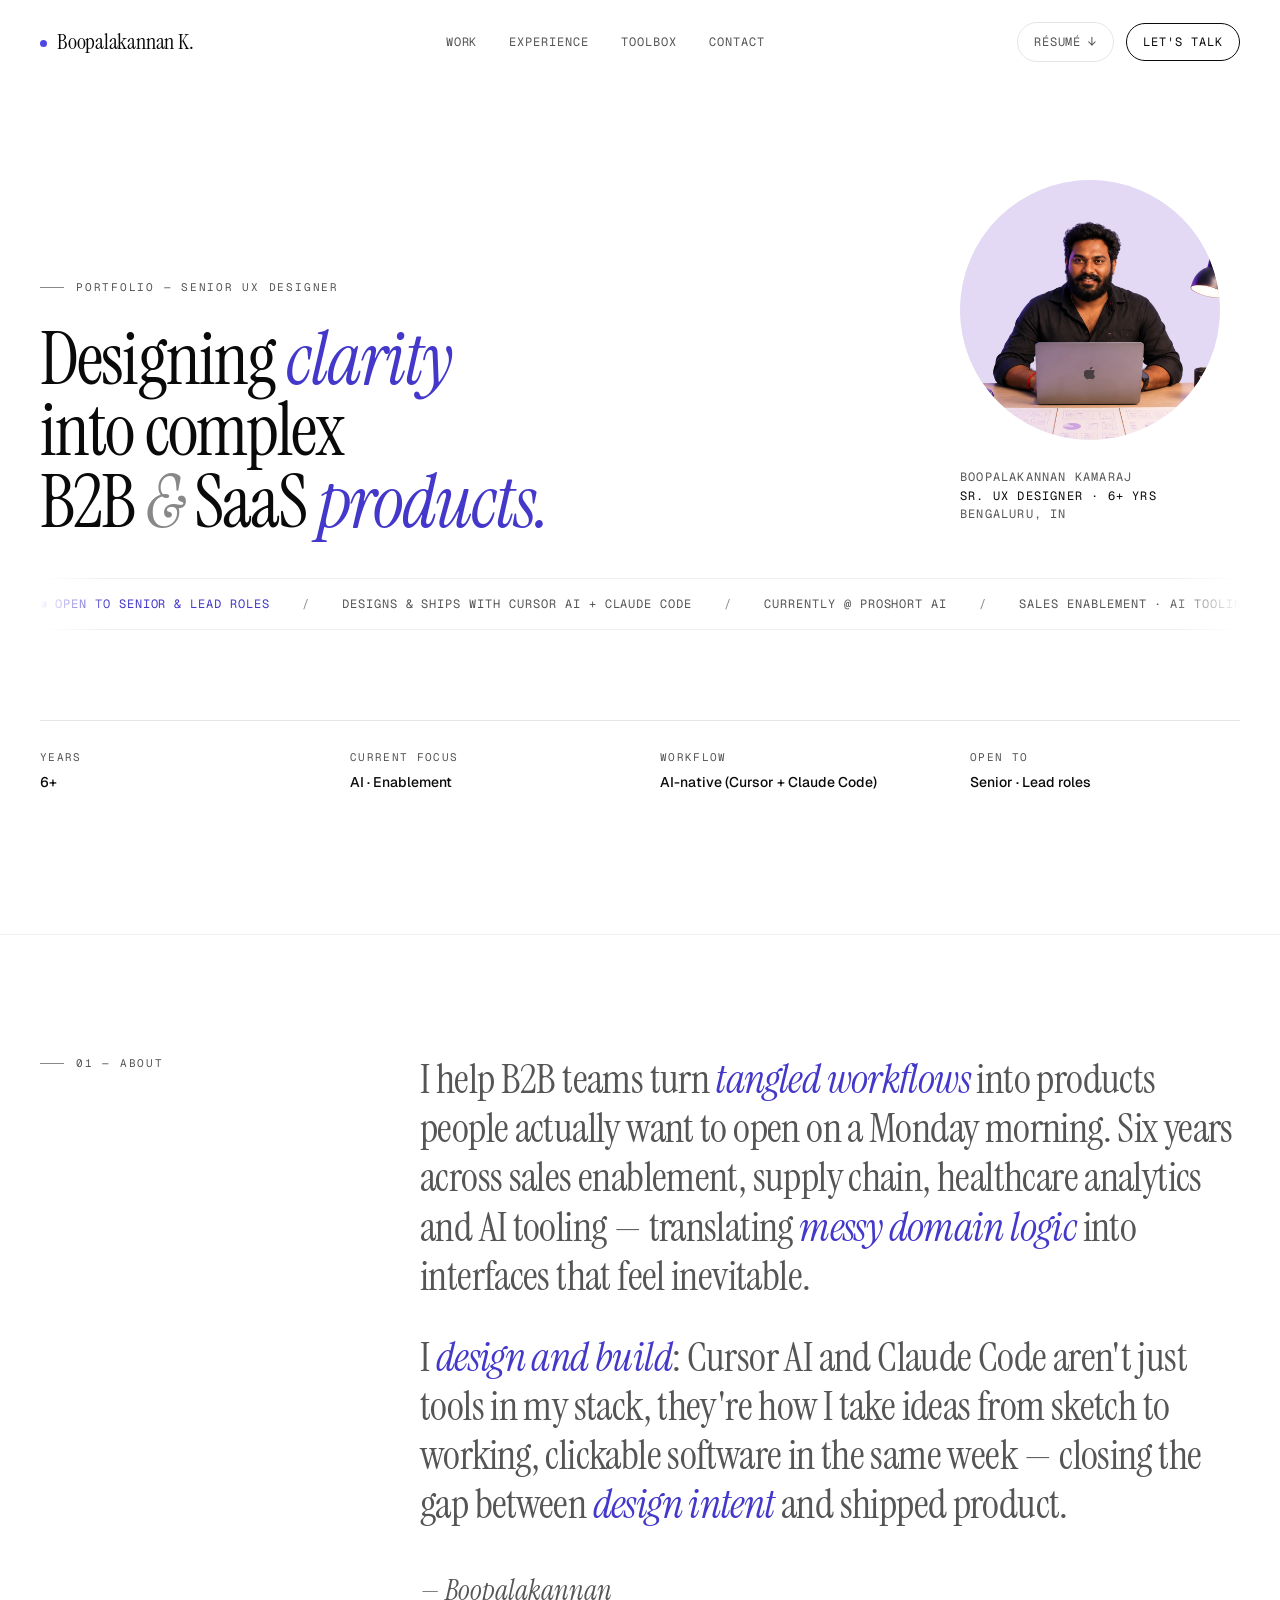
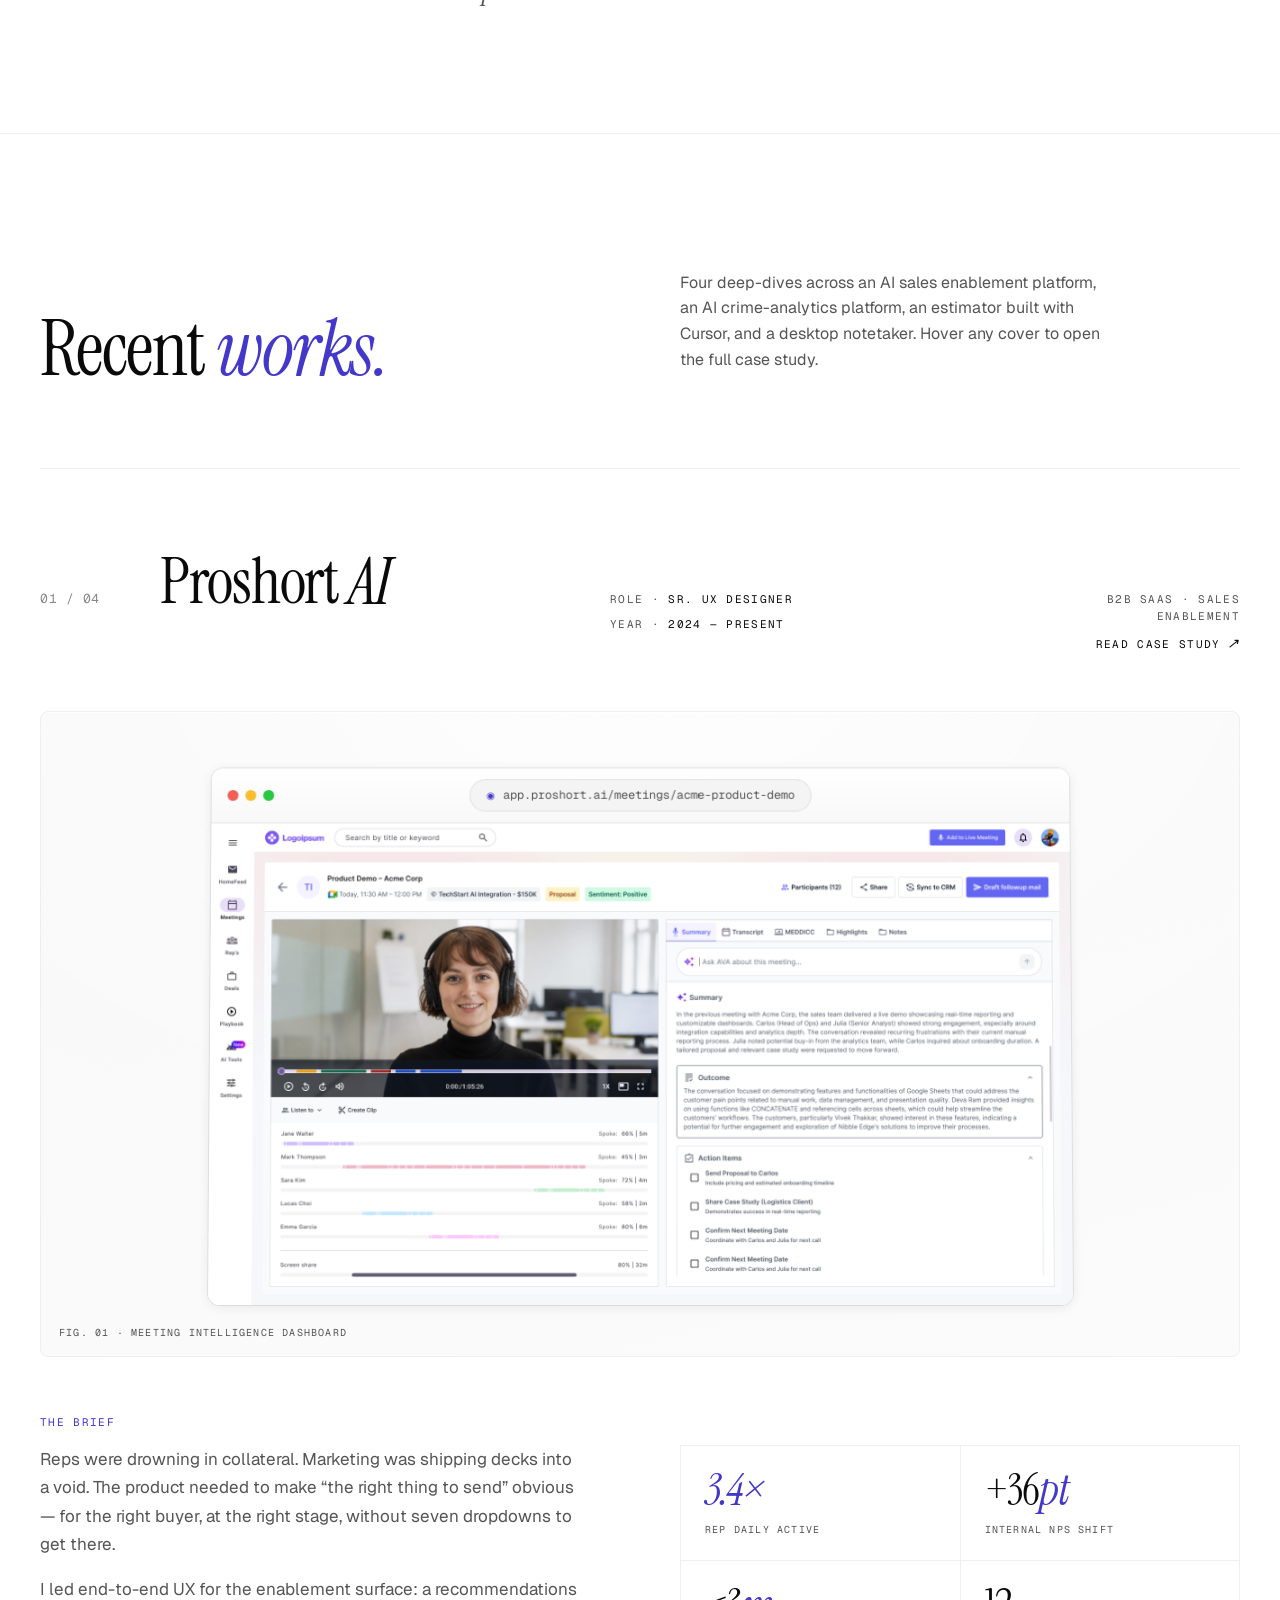
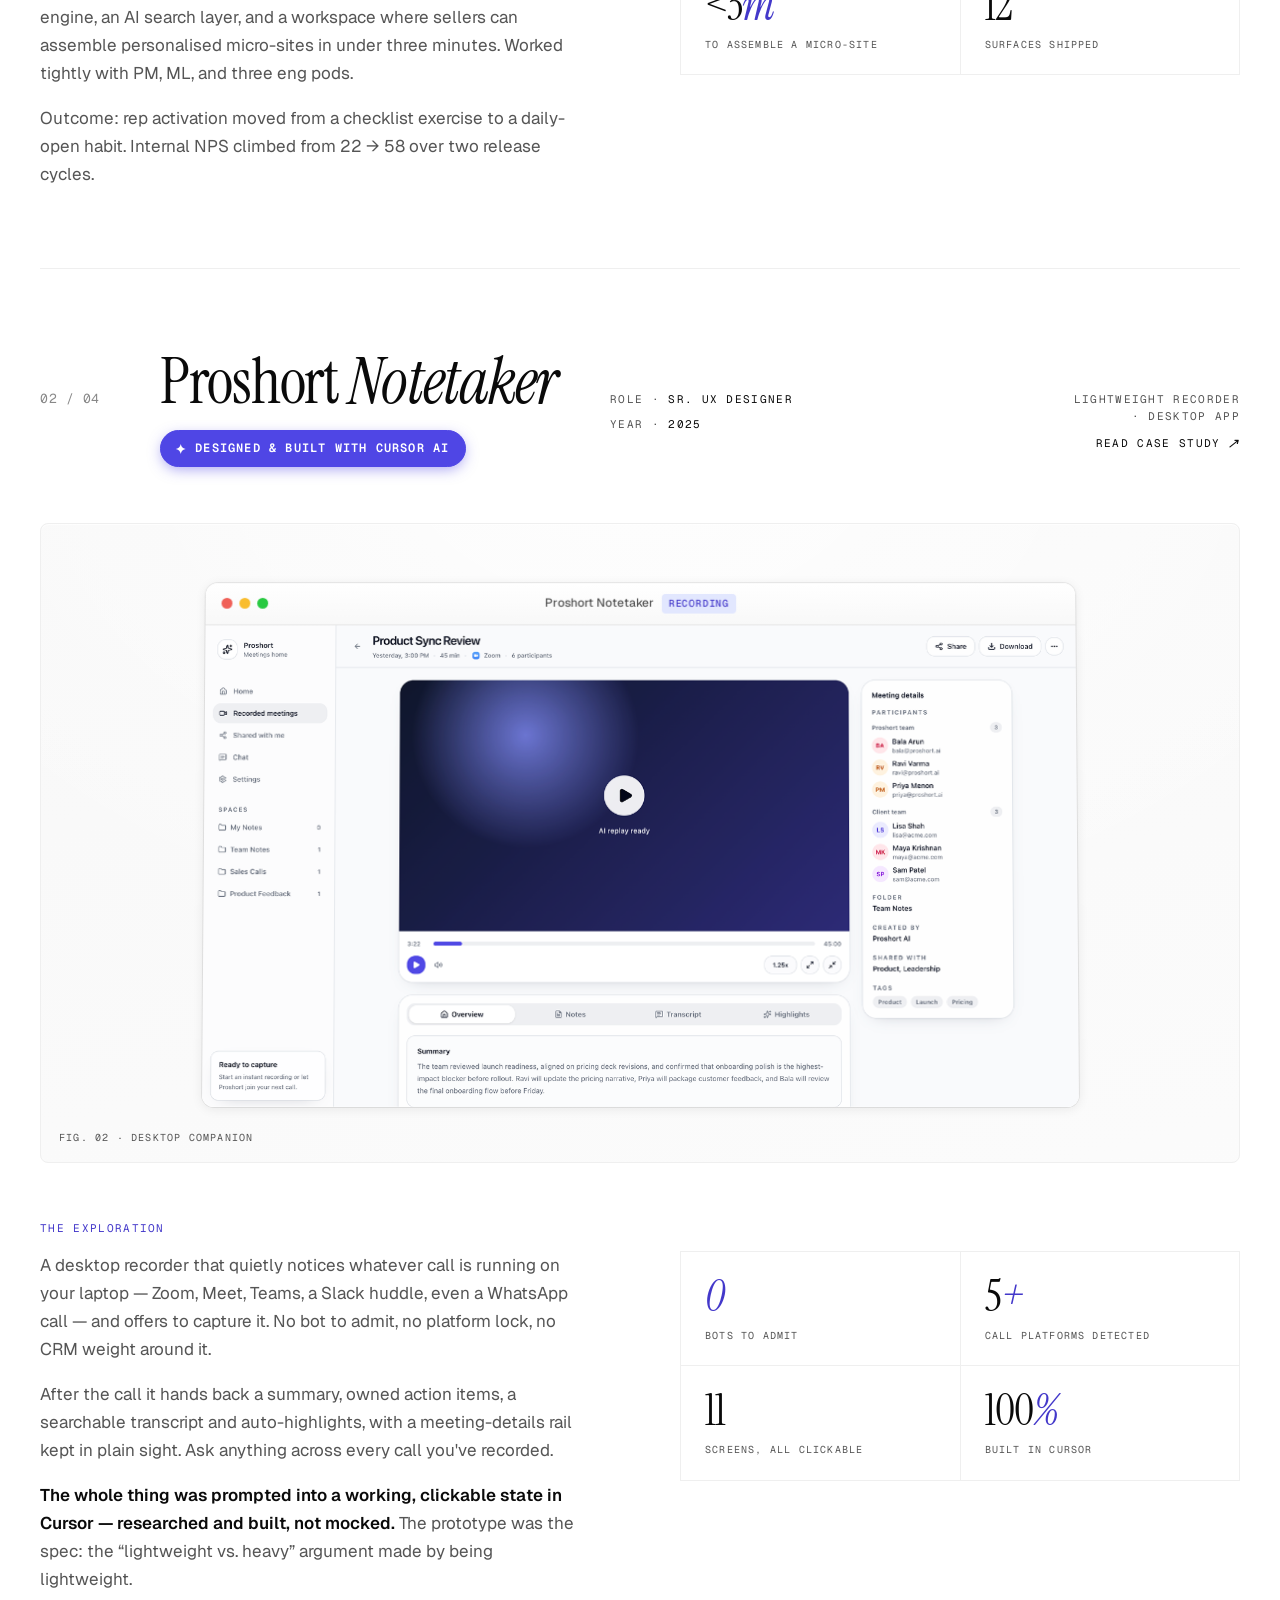
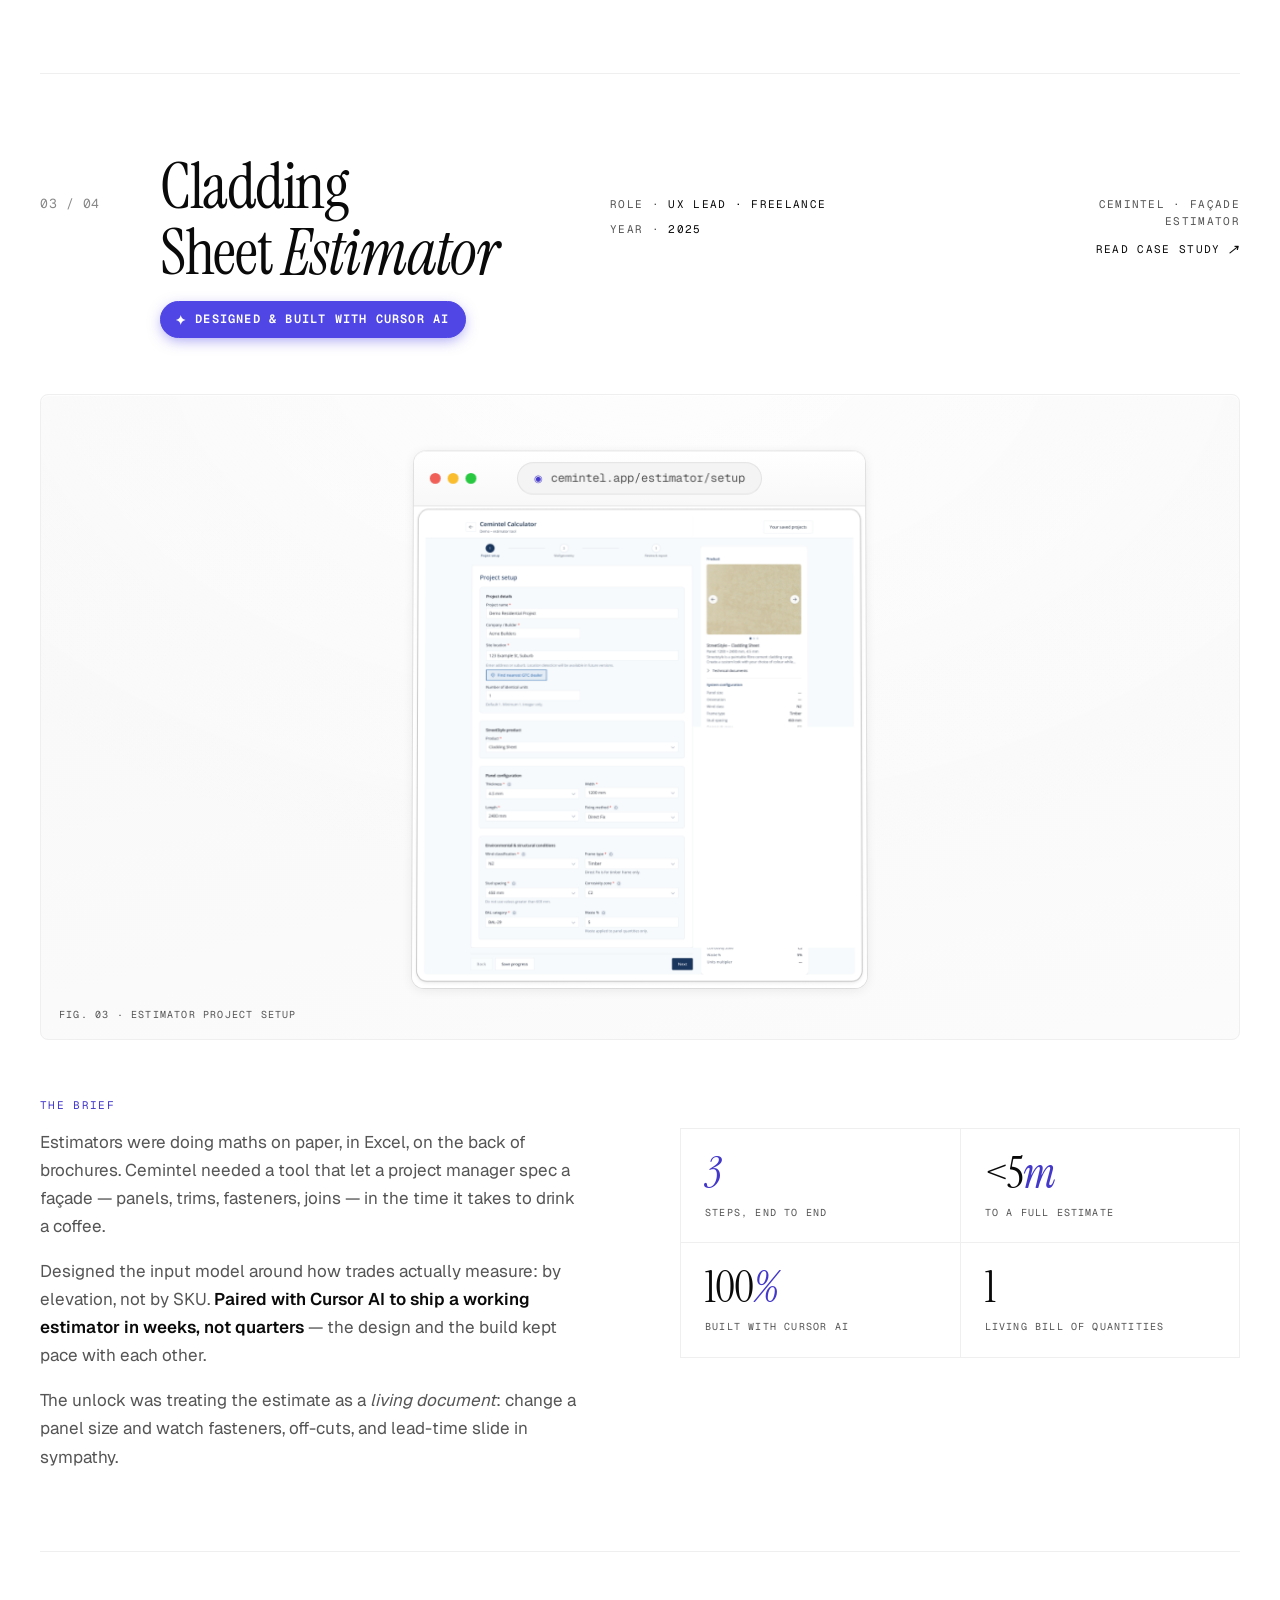
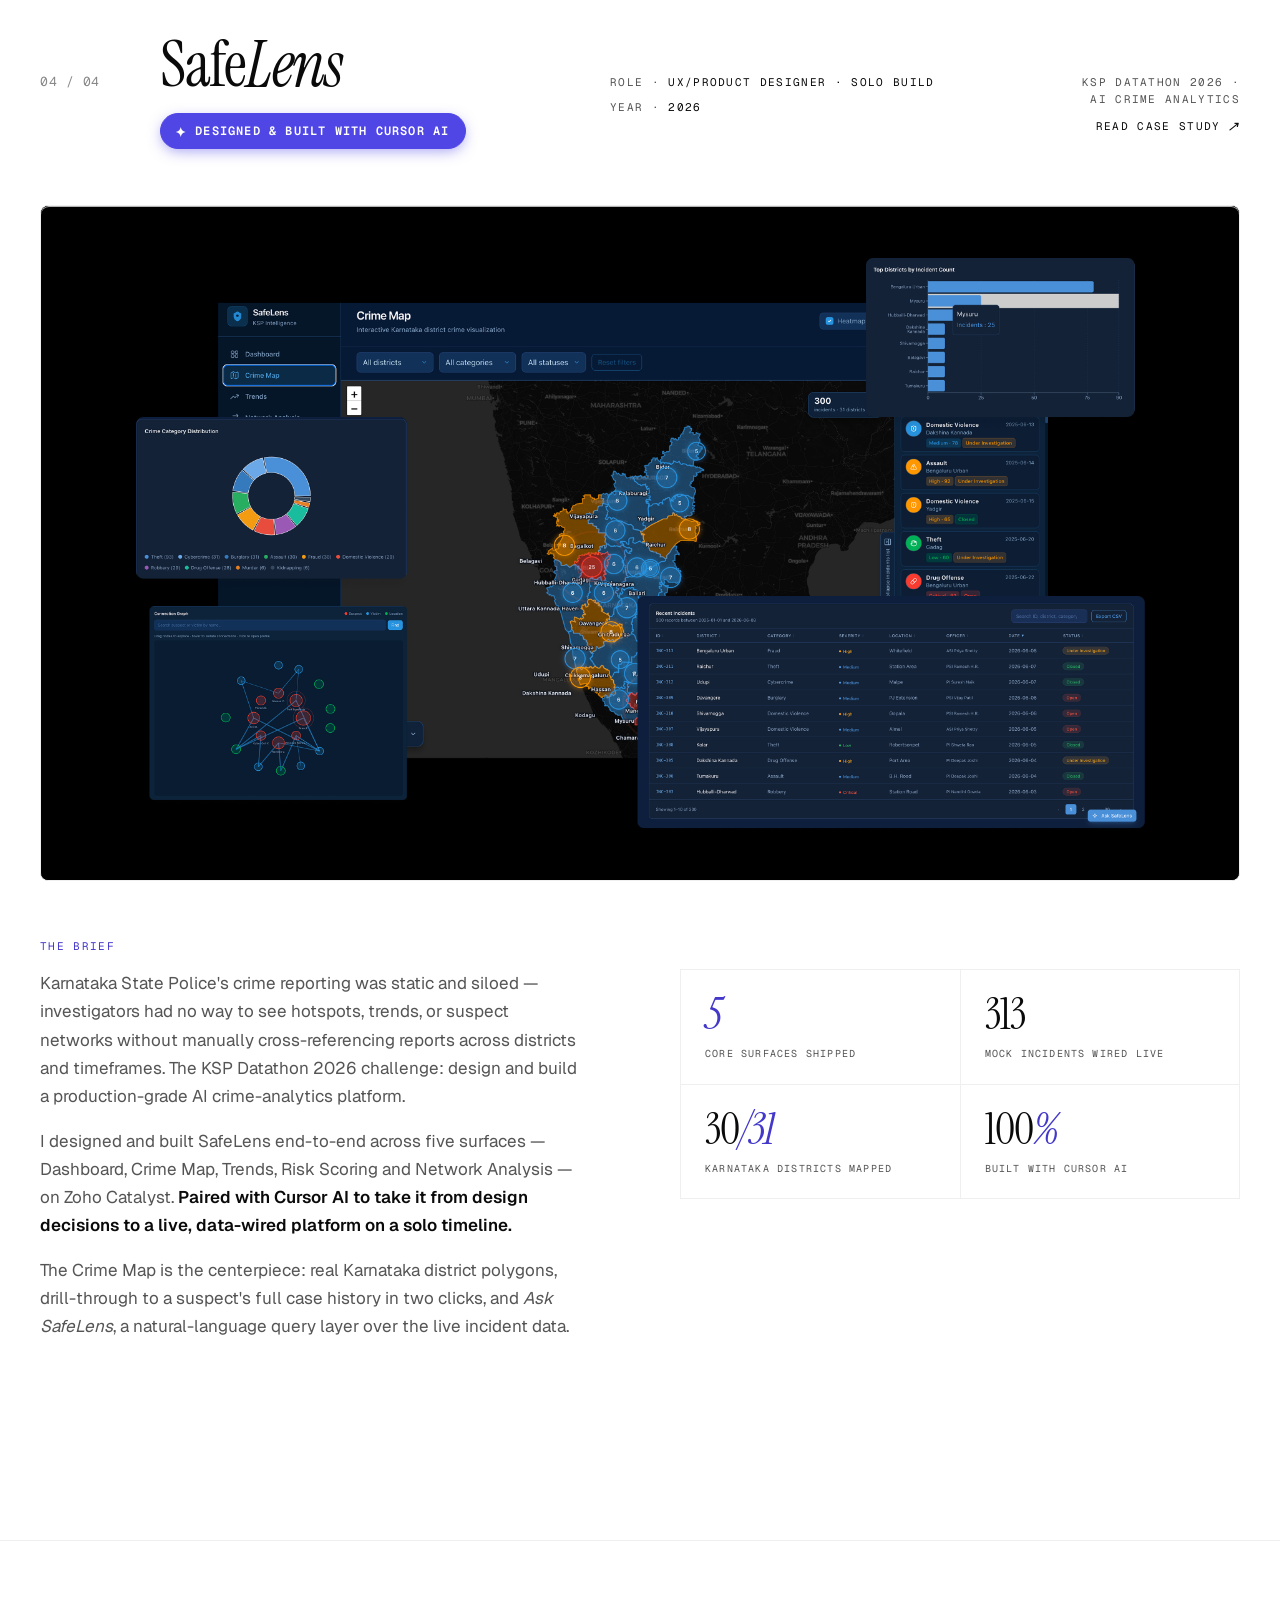
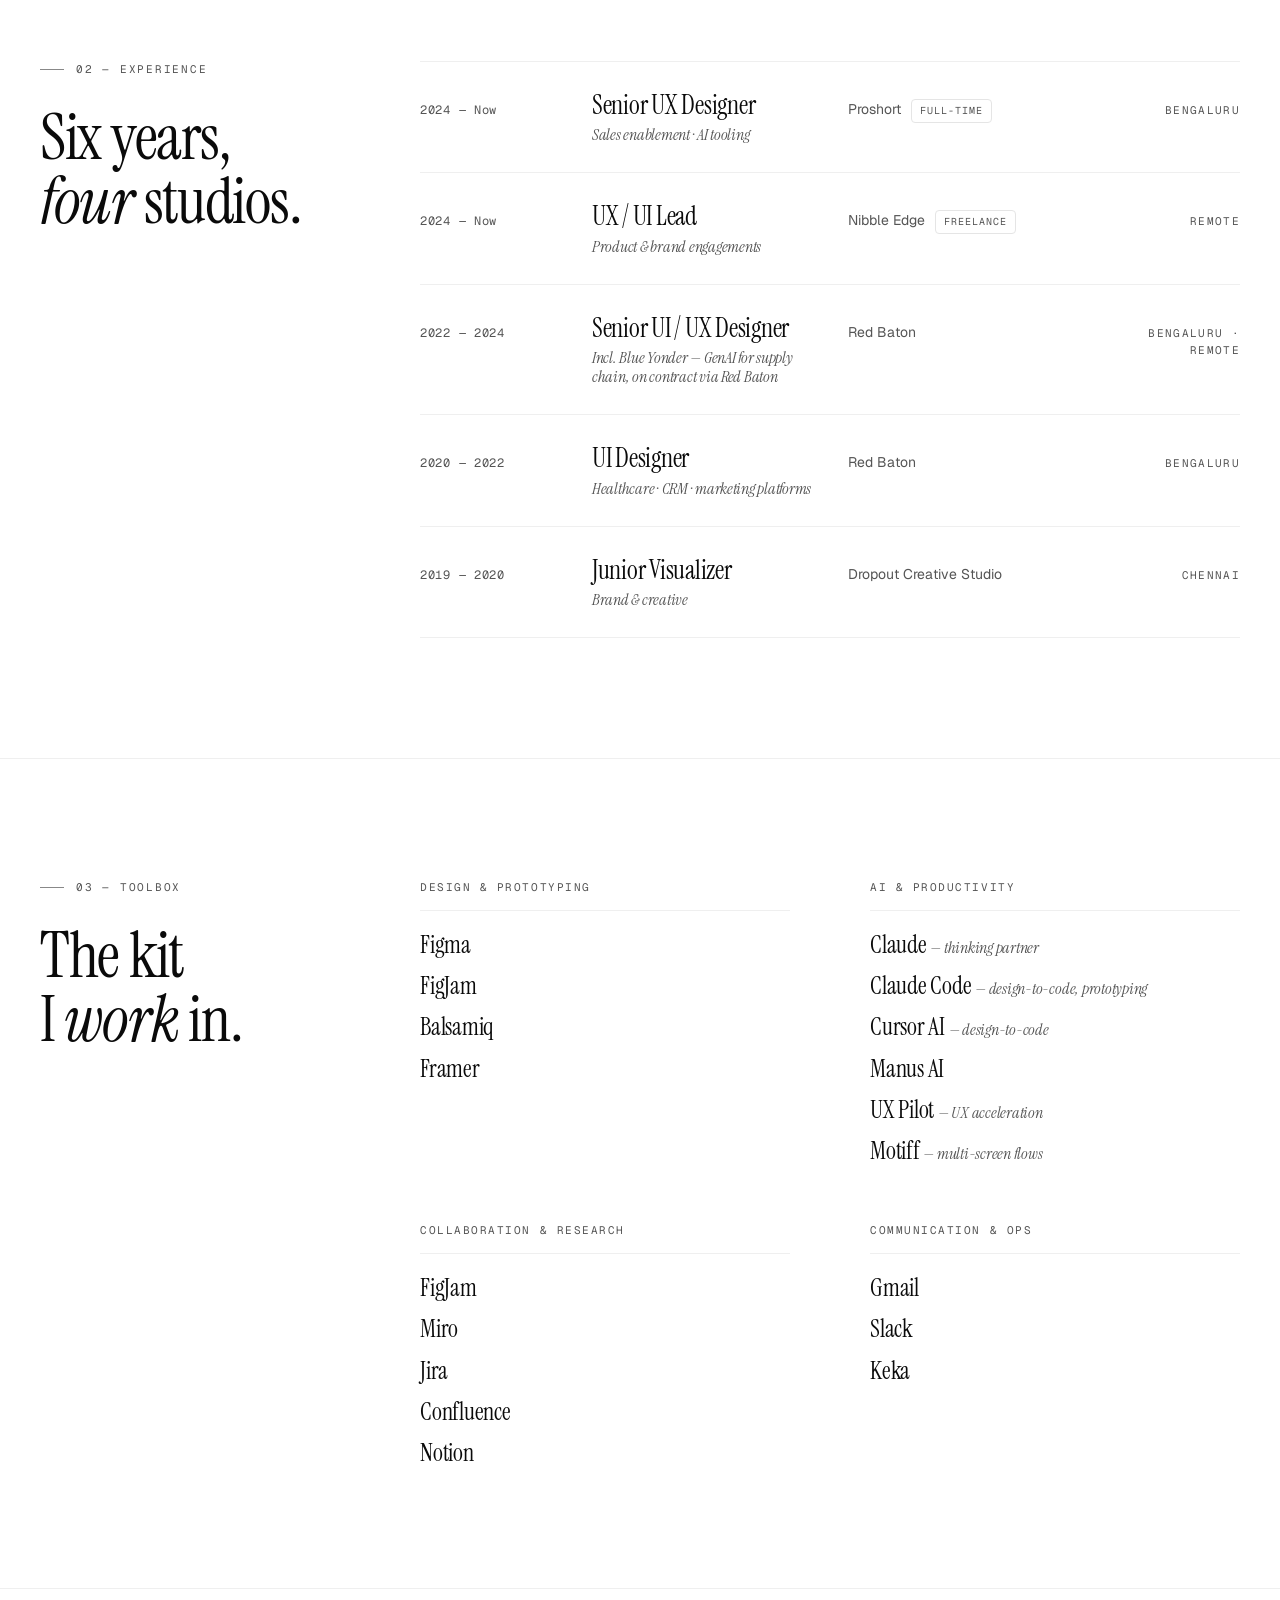
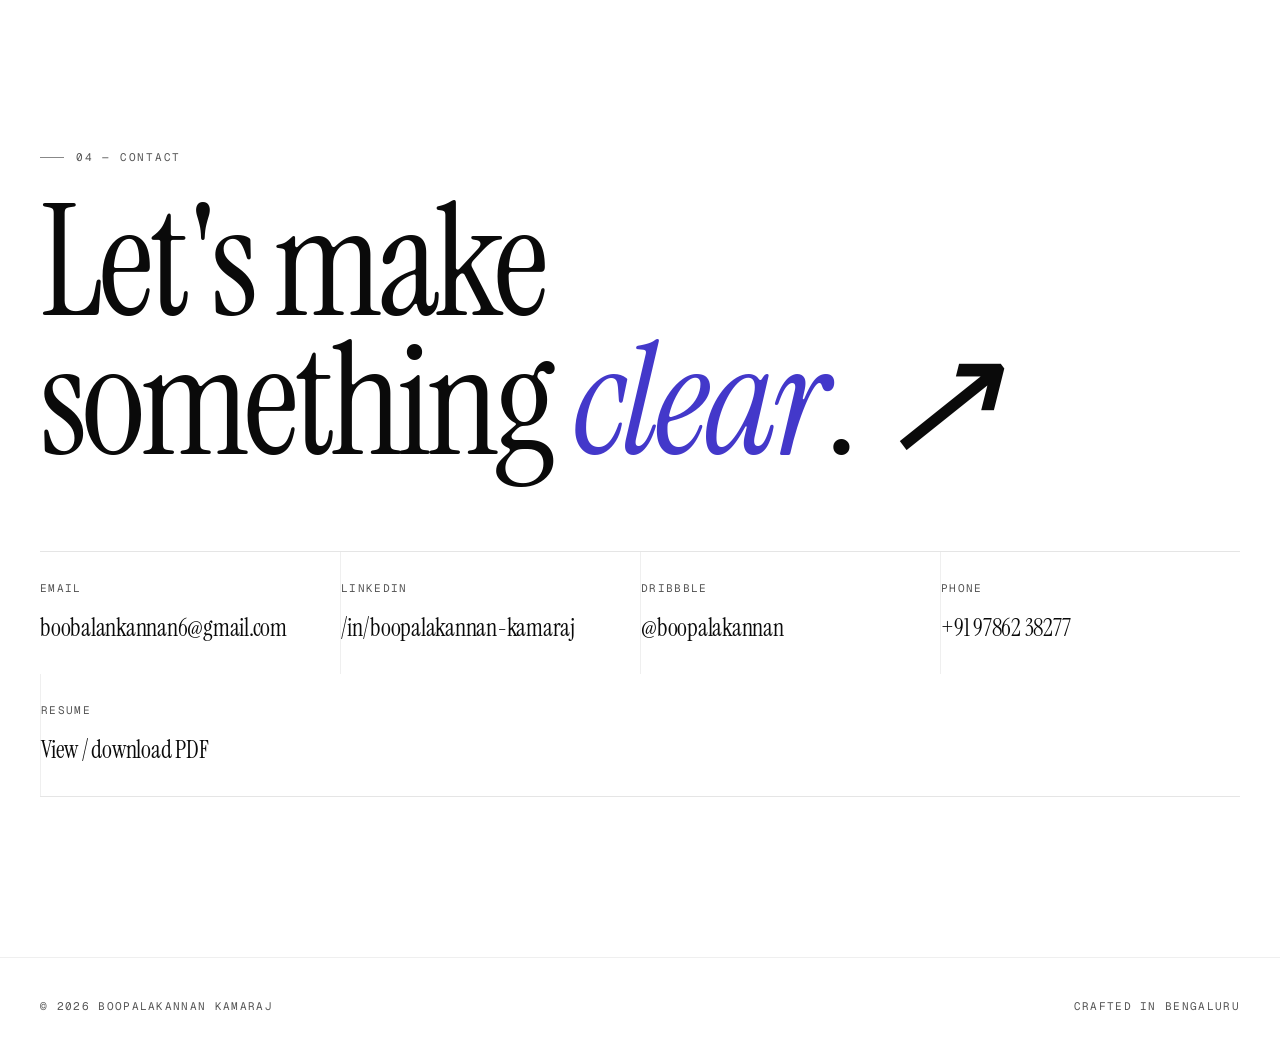
<file: index.html>
<!doctype html>
<html lang="en">
<head>
<meta charset="utf-8">
<meta name="viewport" content="width=device-width,initial-scale=1">
<title>Boopalakannan Kamaraj — Senior UX Designer</title>
<link rel="preconnect" href="https://fonts.googleapis.com">
<link rel="preconnect" href="https://fonts.gstatic.com" crossorigin>
<link href="https://fonts.googleapis.com/css2?family=Instrument+Serif:ital@0;1&family=Geist:wght@300;400;500;600&family=Geist+Mono:wght@400;500&display=swap" rel="stylesheet">
<script src="image-slot.js"></script>
<style>
  :root {
    --color-bg: #FFFFFF;
    --color-surface: #F8F8F8;
    --color-text-primary: #0A0A0A;
    --color-text-secondary: #555555;
    --color-accent: #4F46E5;
    --color-border: #E5E5E5;
    --bg: #FFFFFF;
    --bg-warm: #F8F8F8;
    --ink: #0A0A0A;
    --ink-soft: #555555;
    --muted: #555555;
    --muted-2: #888888;
    --line: #E5E5E5;
    --line-soft: #EFEFEF;
    --accent: #4F46E5;
    --accent-ink: #4338CA;
    --paper: #FFFFFF;
    --surface: #F8F8F8;
    --serif: 'Instrument Serif', 'Times New Roman', serif;
    --sans: 'Geist', ui-sans-serif, system-ui, sans-serif;
    --mono: 'Geist Mono', ui-monospace, 'SF Mono', Menlo, monospace;
  }
  html { color-scheme: light; }
  html, body { transition: background-color 320ms ease, color 320ms ease; }
  * { box-sizing: border-box; }
  html, body { margin: 0; padding: 0; background: var(--bg); color: var(--ink); font-family: var(--sans); -webkit-font-smoothing: antialiased; }
  body { font-size: 16px; line-height: 1.55; font-weight: 400; overflow-x: clip; }
  html { overflow-x: clip; }
  main { overflow-x: clip; max-width: 100%; }

  ::selection { background: var(--accent); color: #fff; }

  a { color: inherit; text-decoration: none; }
  img { max-width: 100%; display: block; }

  /* Scroll reveal */
  .reveal { opacity: 0; transform: translateY(14px); transition: opacity 1100ms cubic-bezier(.2,.7,.2,1), transform 1100ms cubic-bezier(.2,.7,.2,1); }
  .reveal.in { opacity: 1; transform: none; }
  .reveal[data-delay="1"] { transition-delay: 80ms; }
  .reveal[data-delay="2"] { transition-delay: 160ms; }
  .reveal[data-delay="3"] { transition-delay: 240ms; }
  .reveal[data-delay="4"] { transition-delay: 320ms; }
  .reveal[data-delay="5"] { transition-delay: 400ms; }

  /* ============ NAV ============ */
  .nav {
    position: fixed; top: 0; left: 0; right: 0; z-index: 50;
    padding: 22px 0;
    backdrop-filter: blur(12px);
    -webkit-backdrop-filter: blur(12px);
    background: color-mix(in oklab, var(--bg) 70%, transparent);
    border-bottom: 1px solid transparent;
    transition: border-color 400ms ease, background 400ms ease, padding 400ms ease;
  }
  .nav .wrap {
    display: flex; align-items: center; justify-content: space-between; gap: 24px;
  }
  .nav.scrolled { border-bottom-color: var(--line-soft); padding: 14px 0; }
  .nav .brand {
    font-family: var(--serif); font-size: 22px; letter-spacing: -0.01em;
    display: flex; align-items: baseline; gap: 10px;
  }
  .nav .brand .dot { width: 7px; height: 7px; border-radius: 50%; background: var(--accent); display: inline-block; transform: translateY(-2px); }
  .nav .links { display: flex; gap: 32px; align-items: center; flex-shrink: 1; min-width: 0; font-family: var(--mono); font-size: 12px; text-transform: uppercase; letter-spacing: 0.08em; color: var(--muted); }
  .nav-actions { display: flex; align-items: center; gap: 12px; flex-shrink: 0; }
  .nav .links a { position: relative; padding: 6px 0; transition: color 200ms; }
  .nav .links a::after { content: ''; position: absolute; left: 0; right: 100%; bottom: 0; height: 1px; background: var(--ink); transition: right 280ms cubic-bezier(.2,.7,.2,1); }
  .nav .links a:hover { color: var(--ink); }
  .nav .links a:hover::after { right: 0; }
  .nav .cta {
    font-family: var(--mono); font-size: 12px; letter-spacing: 0.08em; text-transform: uppercase;
    padding: 9px 16px; border: 1px solid var(--ink); border-radius: 999px;
    transition: background 200ms, color 200ms;
  }
  .nav .cta:hover { background: var(--ink); color: var(--bg); }
  .nav .resume {
    font-family: var(--mono); font-size: 12px; letter-spacing: 0.08em; text-transform: uppercase;
    display: inline-flex; align-items: center; gap: 7px;
    padding: 9px 16px; border: 1px solid var(--line); border-radius: 999px; color: var(--muted);
    transition: color 200ms, border-color 200ms, background 200ms;
  }
  .nav .resume:hover { color: var(--ink); border-color: var(--muted-2); background: color-mix(in oklab, var(--ink) 5%, transparent); }
  .nav .resume .ar { font-size: 13px; transition: transform 200ms; }
  .nav .resume:hover .ar { transform: translateY(2px); }

  /* ============ LAYOUT ============ */
  .wrap {
    width: 100%; max-width: 1280px; margin-inline: auto;
    padding-inline: 40px; box-sizing: border-box;
  }
  section { padding: 120px 0; border-top: 1px solid var(--line-soft); }
  section:first-of-type { border-top: 0; }

  .eyebrow {
    font-family: var(--mono); font-size: 11px; letter-spacing: 0.16em; text-transform: uppercase;
    color: var(--muted); display: flex; align-items: center; gap: 12px; margin-bottom: 28px;
  }
  .eyebrow::before { content: ''; width: 24px; height: 1px; background: var(--muted-2); }

  /* ============ HERO ============ */
  .hero { padding: 180px 0 140px; border-top: 0; position: relative; }
  .hero-grid { display: grid; grid-template-columns: 1fr 280px; gap: 80px; align-items: end; }
  .hero h1 {
    font-family: var(--serif); font-weight: 400;
    font-size: clamp(56px, 5.8vw, 112px); line-height: 0.96; letter-spacing: -0.025em;
    margin: 0; color: var(--ink);
  }
  .hero h1 .it { font-style: italic; color: var(--accent-ink); }
  .hero h1 .amp { font-style: italic; color: var(--muted-2); font-weight: 400; }
  .hero-meta { display: flex; flex-direction: column; gap: 28px; padding-bottom: 14px; }
  .hero-meta .role {
    font-family: var(--mono); font-size: 12px; letter-spacing: 0.1em; text-transform: uppercase;
    color: var(--muted);
  }
  .hero-meta .role span { color: var(--ink); }
  .hero-headshot {
    width: 260px; height: 260px; max-width: 100%;
    border-radius: 999999px;
    background: #F0EFFF;
    filter: saturate(0.92) contrast(1.02);
  }
  .hero-foot {
    margin-top: 90px; display: grid; grid-template-columns: 1fr 1fr 1fr 1fr; gap: 40px;
    padding-top: 28px; border-top: 1px solid var(--line);
    font-family: var(--mono); font-size: 11px; letter-spacing: 0.12em; text-transform: uppercase;
    color: var(--muted);
  }
  .hero-foot strong { display: block; color: var(--ink); font-weight: 500; font-family: var(--sans); font-size: 14px; letter-spacing: 0; text-transform: none; margin-top: 6px; }
  .ticker {
    margin-top: 40px; padding: 16px 0; border-top: 1px solid var(--line-soft); border-bottom: 1px solid var(--line-soft);
    font-family: var(--mono); font-size: 12px; letter-spacing: 0.08em; text-transform: uppercase;
    display: flex; align-items: center; color: var(--muted);
    overflow: hidden; white-space: nowrap; min-width: 0; max-width: 100%;
    -webkit-mask-image: linear-gradient(to right, transparent 0, #000 6%, #000 94%, transparent 100%);
    mask-image: linear-gradient(to right, transparent 0, #000 6%, #000 94%, transparent 100%);
  }
  .ticker-track {
    display: flex; align-items: center; gap: 32px; width: max-content; flex-shrink: 0;
    animation: ticker-scroll 36s linear infinite;
  }
  .ticker:hover .ticker-track { animation-play-state: paused; }
  @keyframes ticker-scroll {
    from { transform: translateX(0); }
    to { transform: translateX(-50%); }
  }
  .ticker .live { color: var(--accent-ink); display: inline-flex; align-items: center; gap: 8px; }
  .ticker .live::before { content: ''; width: 7px; height: 7px; border-radius: 50%; background: var(--accent); animation: pulse 1.6s infinite; }
  @keyframes pulse { 0%, 100% { opacity: 1; } 50% { opacity: 0.35; } }
  .ticker .sep { color: var(--muted-2); }
  @media (prefers-reduced-motion: reduce) {
    .ticker-track { animation: none; }
  }

  /* ============ ABOUT ============ */
  .about-grid { display: grid; grid-template-columns: 280px 1fr; gap: 100px; align-items: start; }
  .about p {
    font-family: var(--serif); font-size: clamp(28px, 3.2vw, 44px); line-height: 1.2; letter-spacing: -0.015em;
    margin: 0; color: var(--ink-soft); text-wrap: pretty;
  }
  .about p + p { margin-top: 32px; }
  .about p em { font-style: italic; color: var(--accent-ink); }
  .about .signature {
    font-family: var(--serif); font-style: italic; font-size: 28px; color: var(--muted); margin-top: 40px;
  }

  /* ============ WORK ============ */
  .work-intro { display: grid; grid-template-columns: 1fr 1fr; gap: 80px; align-items: end; margin-bottom: 80px; }
  .work-intro h2 {
    font-family: var(--serif); font-weight: 400; font-size: clamp(48px, 6vw, 84px);
    line-height: 1; letter-spacing: -0.02em; margin: 0;
  }
  .work-intro h2 em { font-style: italic; color: var(--accent-ink); }
  .work-intro .lede { color: var(--muted); max-width: 420px; font-size: 16px; line-height: 1.6; }

  .case {
    padding: 80px 0; border-top: 1px solid var(--line-soft);
    display: grid; grid-template-columns: 1fr; gap: 56px;
    position: relative;
  }
  .case-link { position: absolute; inset: 0; z-index: 5; }
  .case-link:focus-visible { outline: 2px solid var(--accent); outline-offset: -8px; }
  .case:hover .case-title { color: var(--accent-ink); }
  .case-title { transition: color 300ms; }
  .case:hover .case-cta .arr { transform: translate(4px, -4px); }
  .case-cta .open-link { color: var(--ink); display: inline-flex; align-items: center; gap: 6px; }
  .case-cta .arr { display: inline-block; transition: transform 300ms cubic-bezier(.2,.7,.2,1); font-family: var(--serif); font-style: italic; font-size: 14px; }
  .case-body, .case-strip, .case-visual, .case-header { position: relative; z-index: 1; }
  .case-header { display: grid; grid-template-columns: 80px minmax(0, 1fr) minmax(0, 1fr) minmax(0, 180px); gap: 40px; align-items: baseline; }
  .case-num { font-family: var(--mono); font-size: 13px; color: var(--muted-2); letter-spacing: 0.04em; }
  .case-title { font-family: var(--serif); font-weight: 400; font-size: clamp(40px, 5vw, 64px); line-height: 1.02; letter-spacing: -0.02em; margin: 0; }
  .case-title .it { font-style: italic; }
  /* Differentiator for the two AI-built case studies */
  .case-titlewrap { display: flex; flex-direction: column; align-items: flex-start; gap: 16px; }
  .badge-row { display: flex; flex-wrap: wrap; align-items: center; gap: 10px; }
  .built-badge {
    display: inline-flex; align-items: center; gap: 8px;
    font-family: var(--mono); font-size: 12px; font-weight: 600; letter-spacing: 0.1em; text-transform: uppercase;
    color: var(--paper);
    background: var(--accent);
    border: 1px solid var(--accent);
    padding: 8px 16px 8px 14px; border-radius: 999px;
    box-shadow: 0 4px 14px -2px color-mix(in oklab, var(--accent) 50%, transparent);
    transition: box-shadow 300ms, transform 300ms;
  }
  .built-badge .spark { font-size: 13px; line-height: 1; color: var(--paper); transform: translateY(0.5px); }
  .case:hover .built-badge { transform: translateY(-1px); box-shadow: 0 6px 20px -2px color-mix(in oklab, var(--accent) 65%, transparent); }
  /* "Coming soon" treatment — case study page not yet linked */
  .soon-badge {
    display: inline-flex; align-items: center; gap: 7px;
    font-family: var(--mono); font-size: 12px; font-weight: 600; letter-spacing: 0.1em; text-transform: uppercase;
    color: var(--muted); background: var(--surface);
    border: 1px dashed var(--line); padding: 7px 13px; border-radius: 999px;
  }
  .soon-badge::before { content: ''; width: 7px; height: 7px; border-radius: 50%; background: var(--muted-2); }
  .case-cta .soon-link { color: var(--muted); display: inline-flex; align-items: center; gap: 6px; }
  .case.is-soon:hover .case-title { color: var(--ink); }
  .case-meta { font-family: var(--mono); font-size: 11px; letter-spacing: 0.12em; text-transform: uppercase; color: var(--muted); }
  .case-meta div + div { margin-top: 8px; }
  .case-meta span { color: var(--ink); }

  .case-body { display: grid; grid-template-columns: 1fr 1fr; gap: 80px; align-items: start; }
  .case-body .narrative { font-size: 17px; line-height: 1.65; color: var(--ink-soft); max-width: 540px; }
  .case-body .narrative p { margin: 0 0 1em; }
  .case-body .narrative p:last-child { margin-bottom: 0; }
  .case-body .narrative strong { font-weight: 600; color: var(--ink); }
  .case-body .narrative .kicker { font-family: var(--mono); font-size: 11px; letter-spacing: 0.12em; text-transform: uppercase; color: var(--accent-ink); margin-bottom: 14px; display: block; }

  .case-metrics { display: grid; grid-template-columns: 1fr 1fr; gap: 1px; background: var(--line-soft); border: 1px solid var(--line-soft); margin-top: 32px; }
  .case-metrics div { background: var(--bg); padding: 22px 24px; }
  .case-metrics .n { font-family: var(--serif); font-size: 44px; line-height: 1; letter-spacing: -0.02em; color: var(--ink); display: block; }
  .case-metrics .n em { font-style: italic; color: var(--accent-ink); }
  .case-metrics .l { font-family: var(--mono); font-size: 10px; letter-spacing: 0.12em; text-transform: uppercase; color: var(--muted); margin-top: 10px; display: block; }

  .case-visual { width: 100%; background: var(--bg-warm); aspect-ratio: 4 / 3; position: relative; }
  .case-visual.hero-shape { aspect-ratio: 16 / 10; }
  .case-visual .corner {
    position: absolute; bottom: 14px; left: 16px;
    font-family: var(--mono); font-size: 10px; letter-spacing: 0.12em; text-transform: uppercase; color: var(--muted);
    z-index: 2;
  }

  .case-strip { display: grid; grid-template-columns: 1.2fr 1fr; gap: 24px; }
  .case-strip image-slot { aspect-ratio: 4/3; }

  /* ---- Single large project cover ---- */
  .case-cover {
    margin: 0; position: relative; z-index: 1;
    display: flex; align-items: center; justify-content: center;
    padding: clamp(28px, 4vw, 72px);
    min-height: clamp(420px, 50vw, 720px);
    border: 1px solid var(--line-soft); border-radius: 8px; overflow: hidden;
    background:
      radial-gradient(120% 140% at 50% -10%, color-mix(in oklab, var(--paper) 80%, transparent), transparent 60%),
      linear-gradient(165deg, var(--bg-warm), color-mix(in oklab, var(--bg-warm) 55%, var(--paper)));
  }
  .case-cover::after {
    content: ''; position: absolute; inset: 0; pointer-events: none;
    box-shadow: inset 0 1px 0 color-mix(in oklab, var(--paper) 70%, transparent);
    border-radius: 8px;
  }
  /* ---- Browser / desktop window mockup inside the cover ---- */
  .case-cover .win {
    display: flex; flex-direction: column; max-width: 100%;
    background: #FFFFFF; border-radius: 12px; overflow: hidden;
    box-shadow: 0 2px 12px rgba(0,0,0,0.08),
      0 0 0 1px color-mix(in oklab, var(--ink) 8%, transparent);
    transform: perspective(2600px) rotateX(2.5deg);
    transform-origin: 50% 100%;
    transition: transform 850ms cubic-bezier(.2,.7,.2,1);
  }
  .case:hover .case-cover .win { transform: perspective(2600px) rotateX(0deg) translateY(-5px); }
  .case-cover .win-bar {
    display: grid; grid-template-columns: 64px 1fr 64px; align-items: center;
    padding: 11px 16px; min-width: 0;
    background: linear-gradient(180deg, #FFFFFF 0%, #F8F8F8 100%);
    border-bottom: 1px solid color-mix(in oklab, var(--ink) 10%, transparent);
  }
  .case-cover .win-bar .dots { display: flex; gap: 7px; }
  .case-cover .win-bar .dots i { width: 11px; height: 11px; border-radius: 50%; display: inline-block; background: #E5E5E5; }
  .case-cover .win-bar .dots i:nth-child(1) { background: #f06058; }
  .case-cover .win-bar .dots i:nth-child(2) { background: #f9bd2e; }
  .case-cover .win-bar .dots i:nth-child(3) { background: #28c941; }
  .case-cover .win-bar .url {
    justify-self: center; min-width: 0; max-width: 100%;
    display: inline-flex; align-items: center; gap: 8px;
    font-family: var(--mono); font-size: 12px; color: var(--ink-soft);
    background: color-mix(in oklab, var(--ink) 4%, #FFFFFF);
    border: 1px solid color-mix(in oklab, var(--ink) 8%, transparent);
    border-radius: 999px; padding: 6px 16px; white-space: nowrap; overflow: hidden;
  }
  .case-cover .win-bar .url .lock { color: var(--accent-ink); font-size: 10px; }
  .case-cover .win-bar .url .path { color: var(--muted); }
  .case-cover .win-bar .app-name {
    justify-self: center; font-family: var(--sans); font-size: 12px; font-weight: 500; color: var(--ink-soft);
    display: inline-flex; align-items: center; gap: 8px; white-space: nowrap;
  }
  .case-cover .win-bar .app-name .badge {
    font-family: var(--mono); font-size: 10px; letter-spacing: 0.08em; text-transform: uppercase;
    padding: 2px 7px; border-radius: 4px; background: color-mix(in oklab, var(--accent) 14%, #FFFFFF); color: var(--accent-ink);
  }
  .case-cover .win img.shot { display: block; width: auto; max-width: 100%; max-height: clamp(300px, 38vw, 520px); object-fit: contain; background: #FFFFFF; }
  /* Full-bleed dark cover (no browser chrome) — SafeLens */
  .case-cover.case-cover--fill { padding: 0; background: #0a0e1a; }
  .case-cover.case-cover--fill .win.win-bare {
    width: 100%; max-width: 100%; align-self: stretch;
    border-radius: 0; box-shadow: none; transform: none; background: #0a0e1a;
  }
  .case:hover .case-cover.case-cover--fill .win.win-bare { transform: none; }
  .case-cover.case-cover--fill .win.win-bare img.shot {
    width: 100%; max-width: 100%; height: 100%; min-height: clamp(420px, 50vw, 720px);
    max-height: none; object-fit: cover; object-position: center; background: #0a0e1a;
  }
  .case-cover .win image-slot.shot { display: block; width: 100%; max-width: 780px; height: clamp(300px, 38vw, 480px); }
  .case-cover .corner {
    position: absolute; bottom: 16px; left: 18px; margin: 0;
    font-family: var(--mono); font-size: 10px; letter-spacing: 0.12em; text-transform: uppercase; color: var(--muted);
    z-index: 2;
  }

  /* ---- Custom "view case study" cursor ---- */
  .case, .case-link, .case-cover, .case-cover image-slot { cursor: none; }
  .cursor-bubble {
    position: fixed; top: 0; left: 0; z-index: 90; pointer-events: none;
    display: flex; align-items: center; gap: 7px;
    padding: 11px 18px; border-radius: 999px;
    background: var(--accent); color: var(--paper);
    font-family: var(--mono); font-size: 11px; letter-spacing: 0.12em; text-transform: uppercase; white-space: nowrap;
    box-shadow: 0 2px 12px rgba(0,0,0,0.08);
    opacity: 0; transform: translate(-50%, -50%) scale(0.6);
    transition: opacity 220ms ease, transform 320ms cubic-bezier(.2,.8,.2,1);
  }
  .cursor-bubble.on { opacity: 1; transform: translate(-50%, -50%) scale(1); }
  .cursor-bubble.soon { background: color-mix(in oklab, var(--ink) 82%, transparent); color: var(--paper); }
  .cursor-bubble .arr { font-family: var(--serif); font-style: italic; font-size: 13px; }
  @media (hover: none), (pointer: coarse) {
    .case, .case-link, .case-cover, .case-cover image-slot { cursor: pointer; }
    .cursor-bubble { display: none; }
  }

  /* ============ EXPERIENCE ============ */
  .exp-grid { display: grid; grid-template-columns: 280px 1fr; gap: 100px; align-items: start; }
  .exp-title { font-family: var(--serif); font-size: clamp(40px, 5vw, 64px); line-height: 1; letter-spacing: -0.02em; margin: 0; font-weight: 400; }
  .exp-title em { font-style: italic; }
  .exp-list { display: flex; flex-direction: column; }
  .exp-row {
    display: grid; grid-template-columns: 140px 1fr 220px 140px;
    gap: 32px; align-items: baseline;
    padding: 28px 0; border-top: 1px solid var(--line-soft);
    cursor: default; transition: padding 320ms cubic-bezier(.2,.7,.2,1), background 320ms;
  }
  .exp-row:hover { padding-left: 16px; padding-right: 16px; background: var(--paper); }
  .exp-row:last-child { border-bottom: 1px solid var(--line-soft); }
  .exp-year { font-family: var(--mono); font-size: 12px; letter-spacing: 0.06em; color: var(--muted); }
  .exp-role { font-family: var(--serif); font-size: 26px; line-height: 1.2; letter-spacing: -0.01em; }
  .exp-role .it { font-style: italic; color: var(--muted); display: block; font-size: 16px; margin-top: 4px; }
  .exp-company { font-family: var(--sans); font-size: 14px; color: var(--ink-soft); }
  .exp-company .badge {
    display: inline-block; font-family: var(--mono); font-size: 10px; letter-spacing: 0.1em; text-transform: uppercase;
    padding: 3px 8px; border: 1px solid var(--line); border-radius: 4px; color: var(--muted); margin-left: 6px;
  }
  .exp-tag { font-family: var(--mono); font-size: 11px; letter-spacing: 0.12em; text-transform: uppercase; color: var(--muted); text-align: right; }

  /* ============ TOOLBOX ============ */
  .toolbox { display: grid; grid-template-columns: 280px 1fr; gap: 100px; align-items: start; }
  .toolbox-groups { display: grid; grid-template-columns: 1fr 1fr; gap: 56px 80px; }
  .tool-group .label { font-family: var(--mono); font-size: 11px; letter-spacing: 0.14em; text-transform: uppercase; color: var(--muted); margin-bottom: 18px; padding-bottom: 14px; border-bottom: 1px solid var(--line-soft); }
  .tool-group ul { list-style: none; padding: 0; margin: 0; display: flex; flex-direction: column; gap: 10px; }
  .tool-group li { font-family: var(--serif); font-size: 24px; line-height: 1.3; letter-spacing: -0.01em; color: var(--ink); }
  .tool-group li .it { font-style: italic; color: var(--muted); font-size: 16px; }

  /* ============ CONTACT ============ */
  .contact { padding: 160px 0; }
  .contact-inner { text-align: left; }
  .contact h2 { font-family: var(--serif); font-weight: 400; font-size: clamp(80px, 12vw, 200px); line-height: 0.9; letter-spacing: -0.03em; margin: 0; }
  .contact h2 em { font-style: italic; color: var(--accent-ink); }
  .contact .arrow { display: inline-block; font-family: var(--serif); font-style: italic; }
  .contact .channels {
    margin-top: 80px; display: grid; grid-template-columns: repeat(4, 1fr); gap: 0;
    border-top: 1px solid var(--line); border-bottom: 1px solid var(--line);
  }
  .contact .channels a {
    padding: 28px 0; display: block; border-left: 1px solid var(--line-soft);
    transition: background 240ms, padding 240ms;
  }
  .contact .channels a:first-child { border-left: 0; }
  .contact .channels a:hover { background: var(--paper); padding-left: 16px; }
  .contact .channels .l { font-family: var(--mono); font-size: 11px; letter-spacing: 0.12em; text-transform: uppercase; color: var(--muted); display: block; margin-bottom: 12px; }
  .contact .channels .v { font-family: var(--serif); font-size: 24px; letter-spacing: -0.01em; color: var(--ink); }

  /* ============ FOOTER ============ */
  footer {
    padding: 40px 0; border-top: 1px solid var(--line-soft);
  }
  footer .wrap {
    display: flex; justify-content: space-between; align-items: center; gap: 24px;
    font-family: var(--mono); font-size: 11px; letter-spacing: 0.12em; text-transform: uppercase; color: var(--muted);
  }

  /* image-slot polish */
  image-slot {
    background: repeating-linear-gradient(45deg, transparent 0 12px, color-mix(in oklab, var(--bg-warm) 70%, #E0E0E0 30%) 12px 13px), var(--bg-warm);
  }
  image-slot::part(placeholder),
  image-slot::part(label) {
    font-family: var(--mono); font-size: 11px; letter-spacing: 0.12em; text-transform: uppercase; color: var(--muted);
  }

  @media (max-width: 960px) {
    .wrap { padding-inline: 24px; }
    .nav .links { display: none; }
    .hero { padding: 140px 0 80px; }
    .hero-grid { grid-template-columns: 1fr; gap: 40px; }
    .hero-headshot { width: 180px; }
    .hero-foot { grid-template-columns: 1fr 1fr; }
    .about-grid, .exp-grid, .toolbox { grid-template-columns: 1fr; gap: 40px; }
    .work-intro { grid-template-columns: 1fr; gap: 24px; }
    .case-header { grid-template-columns: 1fr; gap: 16px; }
    .case-body { grid-template-columns: 1fr; gap: 40px; }
    .exp-row { grid-template-columns: 100px 1fr; gap: 16px; }
    .exp-row .exp-company, .exp-row .exp-tag { grid-column: 2; text-align: left; }
    .toolbox-groups { grid-template-columns: 1fr; gap: 40px; }
    .contact .channels { grid-template-columns: 1fr 1fr; }
    .contact .channels a:nth-child(3) { border-left: 0; }
  }

  /* ---- Phones ---- */
  @media (max-width: 600px) {
    .nav { padding-block: 16px; }
    .nav.scrolled { padding-block: 12px; }
    .nav .brand { font-size: 19px; }
    .nav-actions { gap: 8px; }
    .nav .resume { padding: 8px 12px; gap: 5px; }
    .nav .cta { padding: 8px 13px; }
    footer { padding-block: 28px; }
    footer .wrap { flex-direction: column; align-items: flex-start; gap: 10px; }
    .wrap { padding-inline: 20px; }
    section { padding: 72px 0; }
    .hero { padding: 112px 0 64px; }
    .hero h1 { font-size: clamp(40px, 12.5vw, 72px); }
    .hero-foot { gap: 22px; margin-top: 52px; }
    .ticker { gap: 18px; }
    .about .signature { font-size: 22px; }
    .work-intro { margin-bottom: 48px; }
    .case { padding: 56px 0; gap: 32px; }
    .contact { padding: 96px 0; }
    .contact h2 { font-size: clamp(44px, 15vw, 88px); }
    .contact .channels { margin-top: 48px; }
  }

  /* ---- Small phones: drop the secondary résumé pill so the nav never wraps ---- */
  @media (max-width: 420px) {
    .nav .resume { display: none; }
    .contact .channels { grid-template-columns: 1fr; }
    .contact .channels a { border-left: 0; }
  }

</style>
<script data-goatcounter="https://boopalakannan.goatcounter.com/count"
        async src="//gc.zgo.at/count.js"></script>
</head>
<body>

<!-- ============ NAV ============ -->
<nav class="nav" id="nav" data-screen-label="nav">
  <div class="wrap">
  <a class="brand" href="#top">
    <span class="dot"></span>
    Boopalakannan&nbsp;K.
  </a>
  <div class="links">
    <a href="#work">Work</a>
    <a href="#experience">Experience</a>
    <a href="#toolbox">Toolbox</a>
    <a href="#contact">Contact</a>
  </div>
  <div class="nav-actions">
    <a class="resume" href="assets/resume/boopalakannan_resume.pdf" target="_blank" rel="noopener">Résumé <span class="ar">↓</span></a>
    <a class="cta" href="#contact">Let's talk</a>
  </div>
  </div>
</nav>

<main id="top">

<!-- ============ HERO ============ -->
<section class="hero" data-screen-label="hero">
  <div class="wrap">
    <div class="hero-grid">
      <div>
        <div class="eyebrow reveal">Portfolio — Senior UX Designer</div>
        <h1 class="reveal" data-delay="1">
          Designing <span class="it">clarity</span><br>
          into complex<br>
          B2B&nbsp;<span class="amp">&amp;</span>&nbsp;SaaS&nbsp;<span class="it">products.</span>
        </h1>
      </div>
      <div class="hero-meta reveal" data-delay="2">
        <image-slot id="headshot" class="hero-headshot" shape="circle" src="assets/headshot.png" placeholder="Drop your headshot"></image-slot>
        <div class="role">
          <div>Boopalakannan&nbsp;Kamaraj</div>
          <div><span>Sr. UX Designer · 6+ yrs</span></div>
          <div>Bengaluru,&nbsp;IN</div>
        </div>
      </div>
    </div>

    <div class="ticker reveal" data-delay="3">
      <div class="ticker-track">
        <!-- Set 1 -->
        <span class="live">Open to senior &amp; lead roles</span>
        <span class="sep">/</span>
        <span>Designs &amp; ships with Cursor AI + Claude Code</span>
        <span class="sep">/</span>
        <span>Currently @ Proshort AI</span>
        <span class="sep">/</span>
        <span>Sales enablement · AI tooling · Supply chain</span>
        <span class="sep">/</span>
        <span>Figma · Cursor · Framer</span>
        <span class="sep">/</span>
        <!-- Set 2 (duplicate for seamless loop) -->
        <span class="live" aria-hidden="true">Open to senior &amp; lead roles</span>
        <span class="sep" aria-hidden="true">/</span>
        <span aria-hidden="true">Designs &amp; ships with Cursor AI + Claude Code</span>
        <span class="sep" aria-hidden="true">/</span>
        <span aria-hidden="true">Currently @ Proshort AI</span>
        <span class="sep" aria-hidden="true">/</span>
        <span aria-hidden="true">Sales enablement · AI tooling · Supply chain</span>
        <span class="sep" aria-hidden="true">/</span>
        <span aria-hidden="true">Figma · Cursor · Framer</span>
        <span class="sep" aria-hidden="true">/</span>
      </div>
    </div>

    <div class="hero-foot reveal" data-delay="4">
      <div>Years <strong>6+</strong></div>
      <div>Current focus <strong>AI · Enablement</strong></div>
      <div>Workflow <strong>AI-native (Cursor + Claude Code)</strong></div>
      <div>Open to <strong>Senior · Lead roles</strong></div>
    </div>
  </div>
</section>

<!-- ============ ABOUT ============ -->
<section id="about" data-screen-label="about">
  <div class="wrap">
    <div class="about-grid">
      <div class="eyebrow reveal">01 — About</div>
      <div class="about reveal" data-delay="1">
        <p>
          I help B2B teams turn <em>tangled workflows</em> into products people actually want to open on a Monday morning. Six years across sales enablement, supply chain, healthcare analytics and AI tooling — translating <em>messy domain logic</em> into interfaces that feel inevitable.
        </p>
        <p>
          I <em>design and build</em>: Cursor AI and Claude Code aren't just tools in my stack, they're how I take ideas from sketch to working, clickable software in the same week — closing the gap between <em>design intent</em> and shipped product.
        </p>
        <div class="signature">— Boopalakannan</div>
      </div>
    </div>
  </div>
</section>

<!-- ============ WORK ============ -->
<section id="work" data-screen-label="work">
  <div class="wrap">
    <div class="work-intro">
      <h2 class="reveal">Recent <em>works.</em></h2>
      <p class="lede reveal" data-delay="1">Four deep-dives across an AI sales enablement platform, an AI crime-analytics platform, an estimator built with Cursor, and a desktop notetaker. Hover any cover to open the full case study.</p>
    </div>

    <!-- CASE 01: PROSHORT AI -->
    <article class="case" id="case-proshort">
      <a class="case-link" href="work/proshort-ai.html" aria-label="Open Proshort AI case study"></a>
      <header class="case-header reveal">
        <div class="case-num">01 / 04</div>
        <h3 class="case-title">Proshort&nbsp;<span class="it">AI</span></h3>
        <div class="case-meta">
          <div>Role · <span>Sr. UX Designer</span></div>
          <div>Year · <span>2024 — Present</span></div>
        </div>
        <div class="case-meta case-cta" style="text-align:right">
          <div>B2B SaaS · Sales enablement</div>
          <div><span class="open-link">Read case study <span class="arr">↗</span></span></div>
        </div>
      </header>

      <figure class="case-cover reveal" data-delay="1" data-cover>
        <div class="win">
          <div class="win-bar">
            <span class="dots"><i></i><i></i><i></i></span>
            <div class="url"><span class="lock">◉</span><span>app.proshort.ai<span class="path">/meetings/acme-product-demo</span></span></div>
            <span></span>
          </div>
          <img class="shot" src="assets/proshort-overview.png" alt="Proshort AI — meeting intelligence dashboard with AI summary, action items and speaker analytics">
        </div>
        <figcaption class="corner">Fig. 01 · Meeting intelligence dashboard</figcaption>
      </figure>

      <div class="case-body">
        <div class="narrative reveal" data-delay="1">
          <span class="kicker">The brief</span>
          <p>Reps were drowning in collateral. Marketing was shipping decks into a void. The product needed to make &ldquo;the right thing to send&rdquo; obvious — for the right buyer, at the right stage, without seven dropdowns to get there.</p>
          <p>I led end-to-end UX for the enablement surface: a recommendations engine, an AI search layer, and a workspace where sellers can assemble personalised micro-sites in under three minutes. Worked tightly with PM, ML, and three eng pods.</p>
          <p>Outcome: rep activation moved from a checklist exercise to a daily-open habit. Internal NPS climbed from 22&nbsp;→&nbsp;58 over two release cycles.</p>
        </div>
        <div class="reveal" data-delay="2">
          <div class="case-metrics">
            <div><span class="n"><em>3.4×</em></span><span class="l">Rep daily active</span></div>
            <div><span class="n">+36<em>pt</em></span><span class="l">Internal NPS shift</span></div>
            <div><span class="n">&lt;3<em>m</em></span><span class="l">To assemble a micro-site</span></div>
            <div><span class="n">12</span><span class="l">Surfaces shipped</span></div>
          </div>
        </div>
      </div>
    </article>

    <!-- CASE 02: NOTETAKER -->
    <article class="case" id="case-notetaker">
      <a class="case-link" href="work/notetaker.html" aria-label="Open Notetaker case study"></a>
      <header class="case-header reveal">
        <div class="case-num">02 / 04</div>
        <div class="case-titlewrap">
          <h3 class="case-title">Proshort&nbsp;<span class="it">Notetaker</span></h3>
          <span class="built-badge"><span class="spark">✦</span>Designed &amp; Built with Cursor AI</span>
        </div>
        <div class="case-meta">
          <div>Role · <span>Sr. UX Designer</span></div>
          <div>Year · <span>2025</span></div>
        </div>
        <div class="case-meta case-cta" style="text-align:right">
          <div>Lightweight recorder · Desktop app</div>
          <div><span class="open-link">Read case study <span class="arr">↗</span></span></div>
        </div>
      </header>

      <figure class="case-cover reveal" data-delay="1" data-cover>
        <div class="win">
          <div class="win-bar">
            <span class="dots"><i></i><i></i><i></i></span>
            <div class="app-name"><span>Proshort Notetaker</span><span class="badge">Recording</span></div>
            <span></span>
          </div>
          <img class="shot" src="assets/note-replay.png" alt="Proshort Notetaker — recorded-meeting replay with AI summary, transcript and highlights">

        </div>
        <figcaption class="corner">Fig. 02 · Desktop companion</figcaption>
      </figure>

      <div class="case-body">
        <div class="narrative reveal">
          <span class="kicker">The exploration</span>
          <p>A desktop recorder that quietly notices whatever call is running on your laptop — Zoom, Meet, Teams, a Slack huddle, even a WhatsApp call — and offers to capture it. No bot to admit, no platform lock, no CRM weight around it.</p>
          <p>After the call it hands back a summary, owned action items, a searchable transcript and auto-highlights, with a meeting-details rail kept in plain sight. Ask anything across every call you've recorded.</p>
          <p><strong>The whole thing was prompted into a working, clickable state in Cursor — researched and built, not mocked.</strong> The prototype was the spec: the &ldquo;lightweight vs. heavy&rdquo; argument made by being lightweight.</p>
        </div>
        <div class="reveal" data-delay="2">
          <div class="case-metrics">
            <div><span class="n"><em>0</em></span><span class="l">Bots to admit</span></div>
            <div><span class="n">5<em>+</em></span><span class="l">Call platforms detected</span></div>
            <div><span class="n">11</span><span class="l">Screens, all clickable</span></div>
            <div><span class="n">100<em>%</em></span><span class="l">Built in Cursor</span></div>
          </div>
        </div>
      </div>
    </article>

    <!-- CASE 03: CLADDING ESTIMATOR -->
    <article class="case" id="case-cemintel">
      <a class="case-link" href="work/cemintel-estimator.html" aria-label="Open Cladding Estimator case study"></a>
      <header class="case-header reveal">
        <div class="case-num">03 / 04</div>
        <div class="case-titlewrap">
          <h3 class="case-title">Cladding Sheet&nbsp;<span class="it">Estimator</span></h3>
          <span class="built-badge"><span class="spark">✦</span>Designed &amp; Built with Cursor AI</span>
        </div>
        <div class="case-meta">
          <div>Role · <span>UX Lead · Freelance</span></div>
          <div>Year · <span>2025</span></div>
        </div>
        <div class="case-meta case-cta" style="text-align:right">
          <div>Cemintel · Façade estimator</div>
          <div><span class="open-link">Read case study <span class="arr">↗</span></span></div>
        </div>
      </header>

      <figure class="case-cover reveal" data-delay="1" data-cover>
        <div class="win">
          <div class="win-bar">
            <span class="dots"><i></i><i></i><i></i></span>
            <div class="url"><span class="lock">◉</span><span>cemintel.app<span class="path">/estimator/setup</span></span></div>
            <span></span>
          </div>
          <img class="shot" src="assets/cem-build-step1.png" alt="Cladding Sheet Estimator — project setup step with product carousel, panel configuration and environmental conditions">
        </div>
        <figcaption class="corner">Fig. 03 · Estimator project setup</figcaption>
      </figure>

      <div class="case-body">
        <div class="narrative reveal">
          <span class="kicker">The brief</span>
          <p>Estimators were doing maths on paper, in Excel, on the back of brochures. Cemintel needed a tool that let a project manager spec a façade — panels, trims, fasteners, joins — in the time it takes to drink a coffee.</p>
          <p>Designed the input model around how trades actually measure: by elevation, not by SKU. <strong>Paired with Cursor AI to ship a working estimator in weeks, not quarters</strong> — the design and the build kept pace with each other.</p>
          <p>The unlock was treating the estimate as a <em>living document</em>: change a panel size and watch fasteners, off-cuts, and lead-time slide in sympathy.</p>
        </div>
        <div class="reveal" data-delay="2">
          <div class="case-metrics">
            <div><span class="n"><em>3</em></span><span class="l">Steps, end to end</span></div>
            <div><span class="n">&lt;5<em>m</em></span><span class="l">To a full estimate</span></div>
            <div><span class="n">100<em>%</em></span><span class="l">Built with Cursor AI</span></div>
            <div><span class="n">1</span><span class="l">Living bill of quantities</span></div>
          </div>
        </div>
      </div>
    </article>

    <!-- CASE 04: SAFELENS -->
    <article class="case" id="case-safelens">
      <a class="case-link" href="work/safelens-ksp.html" aria-label="Open SafeLens case study"></a>
      <header class="case-header reveal">
        <div class="case-num">04 / 04</div>
        <div class="case-titlewrap">
          <h3 class="case-title">Safe<span class="it">Lens</span></h3>
          <span class="built-badge"><span class="spark">✦</span>Designed &amp; Built with Cursor AI</span>
        </div>
        <div class="case-meta">
          <div>Role · <span>UX/Product Designer · Solo Build</span></div>
          <div>Year · <span>2026</span></div>
        </div>
        <div class="case-meta case-cta" style="text-align:right">
          <div>KSP Datathon 2026 · AI crime analytics</div>
          <div><span class="open-link">Read case study <span class="arr">↗</span></span></div>
        </div>
      </header>

      <figure class="case-cover case-cover--fill reveal" data-delay="1" data-cover>
        <div class="win win-bare">
          <img class="shot" src="assets/safelens-cover.png" alt="SafeLens — AI crime analytics platform: crime map, category distribution, top districts, network graph and recent incidents">
        </div>
      </figure>

      <div class="case-body">
        <div class="narrative reveal">
          <span class="kicker">The brief</span>
          <p>Karnataka State Police's crime reporting was static and siloed — investigators had no way to see hotspots, trends, or suspect networks without manually cross-referencing reports across districts and timeframes. The KSP Datathon 2026 challenge: design and build a production-grade AI crime-analytics platform.</p>
          <p>I designed and built SafeLens end-to-end across five surfaces — Dashboard, Crime Map, Trends, Risk Scoring and Network Analysis — on Zoho Catalyst. <strong>Paired with Cursor AI to take it from design decisions to a live, data-wired platform on a solo timeline.</strong></p>
          <p>The Crime Map is the centerpiece: real Karnataka district polygons, drill-through to a suspect's full case history in two clicks, and <em>Ask SafeLens</em>, a natural-language query layer over the live incident data.</p>
        </div>
        <div class="reveal" data-delay="2">
          <div class="case-metrics">
            <div><span class="n"><em>5</em></span><span class="l">Core surfaces shipped</span></div>
            <div><span class="n">313</span><span class="l">Mock incidents wired live</span></div>
            <div><span class="n">30<em>/31</em></span><span class="l">Karnataka districts mapped</span></div>
            <div><span class="n">100<em>%</em></span><span class="l">Built with Cursor AI</span></div>
          </div>
        </div>
      </div>
    </article>
  </div>
</section>

<!-- ============ EXPERIENCE ============ -->
<section id="experience" data-screen-label="experience">
  <div class="wrap">
    <div class="exp-grid">
      <div>
        <div class="eyebrow reveal">02 — Experience</div>
        <h2 class="exp-title reveal" data-delay="1">Six years,<br><em>four</em> studios.</h2>
      </div>
      <div class="exp-list">
        <div class="exp-row reveal">
          <div class="exp-year">2024 — Now</div>
          <div class="exp-role">Senior UX Designer<span class="it">Sales enablement · AI tooling</span></div>
          <div class="exp-company">Proshort <span class="badge">Full-time</span></div>
          <div class="exp-tag">Bengaluru</div>
        </div>
        <div class="exp-row reveal">
          <div class="exp-year">2024 — Now</div>
          <div class="exp-role">UX / UI Lead<span class="it">Product &amp; brand engagements</span></div>
          <div class="exp-company">Nibble Edge <span class="badge">Freelance</span></div>
          <div class="exp-tag">Remote</div>
        </div>
        <div class="exp-row reveal">
          <div class="exp-year">2022 — 2024</div>
          <div class="exp-role">Senior UI / UX Designer<span class="it">Incl. Blue Yonder — GenAI for supply chain, on contract via Red Baton</span></div>
          <div class="exp-company">Red Baton</div>
          <div class="exp-tag">Bengaluru · Remote</div>
        </div>
        <div class="exp-row reveal">
          <div class="exp-year">2020 — 2022</div>
          <div class="exp-role">UI Designer<span class="it">Healthcare · CRM · marketing platforms</span></div>
          <div class="exp-company">Red Baton</div>
          <div class="exp-tag">Bengaluru</div>
        </div>
        <div class="exp-row reveal">
          <div class="exp-year">2019 — 2020</div>
          <div class="exp-role">Junior Visualizer<span class="it">Brand &amp; creative</span></div>
          <div class="exp-company">Dropout Creative Studio</div>
          <div class="exp-tag">Chennai</div>
        </div>
      </div>
    </div>
  </div>
</section>

<!-- ============ TOOLBOX ============ -->
<section id="toolbox" data-screen-label="toolbox">
  <div class="wrap">
    <div class="toolbox">
      <div>
        <div class="eyebrow reveal">03 — Toolbox</div>
        <h2 class="exp-title reveal" data-delay="1">The kit<br>I <em>work</em> in.</h2>
      </div>
      <div class="toolbox-groups">
        <div class="tool-group reveal">
          <div class="label">Design &amp; Prototyping</div>
          <ul>
            <li>Figma</li>
            <li>FigJam</li>
            <li>Balsamiq</li>
            <li>Framer</li>
          </ul>
        </div>
        <div class="tool-group reveal" data-delay="1">
          <div class="label">AI &amp; Productivity</div>
          <ul>
            <li>Claude <span class="it">— thinking partner</span></li>
            <li>Claude Code <span class="it">— design-to-code, prototyping</span></li>
            <li>Cursor AI <span class="it">— design-to-code</span></li>
            <li>Manus AI</li>
            <li>UX Pilot <span class="it">— UX acceleration</span></li>
            <li>Motiff <span class="it">— multi-screen flows</span></li>
          </ul>
        </div>
        <div class="tool-group reveal" data-delay="2">
          <div class="label">Collaboration &amp; Research</div>
          <ul>
            <li>FigJam</li>
            <li>Miro</li>
            <li>Jira</li>
            <li>Confluence</li>
            <li>Notion</li>
          </ul>
        </div>
        <div class="tool-group reveal" data-delay="3">
          <div class="label">Communication &amp; Ops</div>
          <ul>
            <li>Gmail</li>
            <li>Slack</li>
            <li>Keka</li>
          </ul>
        </div>
      </div>
    </div>
  </div>
</section>

<!-- ============ CONTACT ============ -->
<section id="contact" class="contact" data-screen-label="contact">
  <div class="wrap">
    <div class="contact-inner">
      <div class="eyebrow reveal">04 — Contact</div>
      <h2 class="reveal" data-delay="1">Let's make<br>something <em>clear</em>. <span class="arrow">↗</span></h2>
      <div class="channels reveal" data-delay="2">
        <a href="mailto:boobalankannan6@gmail.com">
          <span class="l">Email</span>
          <span class="v">boobalankannan6@gmail.com</span>
        </a>
        <a href="https://www.linkedin.com/in/boopalakannan-kamaraj-aa3603144/" target="_blank" rel="noopener">
          <span class="l">LinkedIn</span>
          <span class="v">/in/boopalakannan-kamaraj</span>
        </a>
        <a href="https://dribbble.com/boopalakannan" target="_blank" rel="noopener">
          <span class="l">Dribbble</span>
          <span class="v">@boopalakannan</span>
        </a>
        <a href="tel:+919786238277">
          <span class="l">Phone</span>
          <span class="v">+91 97862 38277</span>
        </a>
        <a href="assets/resume/boopalakannan_resume.pdf" target="_blank" rel="noopener">
          <span class="l">Resume</span>
          <span class="v">View / download PDF</span>
        </a>
      </div>
    </div>
  </div>
</section>

</main>

<div class="cursor-bubble" id="cursorBubble" aria-hidden="true">View case study <span class="arr">↗</span></div>

<footer>
  <div class="wrap">
    <div>© 2026 Boopalakannan Kamaraj</div>
    <div>Crafted in Bengaluru</div>
  </div>
</footer>

<script>
  // Scroll reveal (with manual kick + safety net so content never stays blank)
  const reveals = document.querySelectorAll('.reveal');
  const io = new IntersectionObserver((entries) => {
    for (const e of entries) {
      if (e.isIntersecting) {
        e.target.classList.add('in');
        io.unobserve(e.target);
      }
    }
  }, { threshold: 0.12, rootMargin: '0px 0px -40px 0px' });
  reveals.forEach(el => io.observe(el));
  // Manual pass: anything already in viewport on load should reveal immediately.
  requestAnimationFrame(() => {
    const vh = window.innerHeight;
    reveals.forEach(el => {
      const r = el.getBoundingClientRect();
      if (r.top < vh && r.bottom > 0) { el.classList.add('in'); io.unobserve(el); }
    });
  });
  // Belt-and-braces: if anything is still hidden after 1.2s, reveal it.
  setTimeout(() => {
    document.querySelectorAll('.reveal:not(.in)').forEach(el => el.classList.add('in'));
  }, 1200);

  // Nav scrolled state
  const nav = document.getElementById('nav');
  const onScroll = () => {
    if (window.scrollY > 24) nav.classList.add('scrolled');
    else nav.classList.remove('scrolled');
  };
  window.addEventListener('scroll', onScroll, { passive: true });
  onScroll();

  // Smooth in-page nav
  document.querySelectorAll('a[href^="#"]').forEach(a => {
    a.addEventListener('click', (e) => {
      const id = a.getAttribute('href').slice(1);
      const el = document.getElementById(id);
      if (!el) return;
      e.preventDefault();
      window.scrollTo({ top: el.getBoundingClientRect().top + window.scrollY - 60, behavior: 'smooth' });
    });
  });
  // Custom "view case study" cursor over project covers
  (function () {
    const fine = window.matchMedia('(hover: hover) and (pointer: fine)');
    if (!fine.matches) return;
    const bubble = document.getElementById('cursorBubble');
    const covers = document.querySelectorAll('.case');
    let raf = null, tx = 0, ty = 0;
    const render = () => { bubble.style.left = tx + 'px'; bubble.style.top = ty + 'px'; raf = null; };
    const move = (e) => {
      tx = e.clientX; ty = e.clientY;
      if (!raf) raf = requestAnimationFrame(render);
    };
    covers.forEach(c => {
      const soon = c.classList.contains('is-soon');
      c.addEventListener('mouseenter', (e) => {
        bubble.innerHTML = soon ? 'Coming soon' : 'View case study <span class="arr">↗</span>';
        bubble.classList.toggle('soon', soon);
        tx = e.clientX; ty = e.clientY; render(); bubble.classList.add('on');
      });
      c.addEventListener('mousemove', move);
      c.addEventListener('mouseleave', () => { bubble.classList.remove('on'); });
    });
  })();
</script>
</html>
</file>
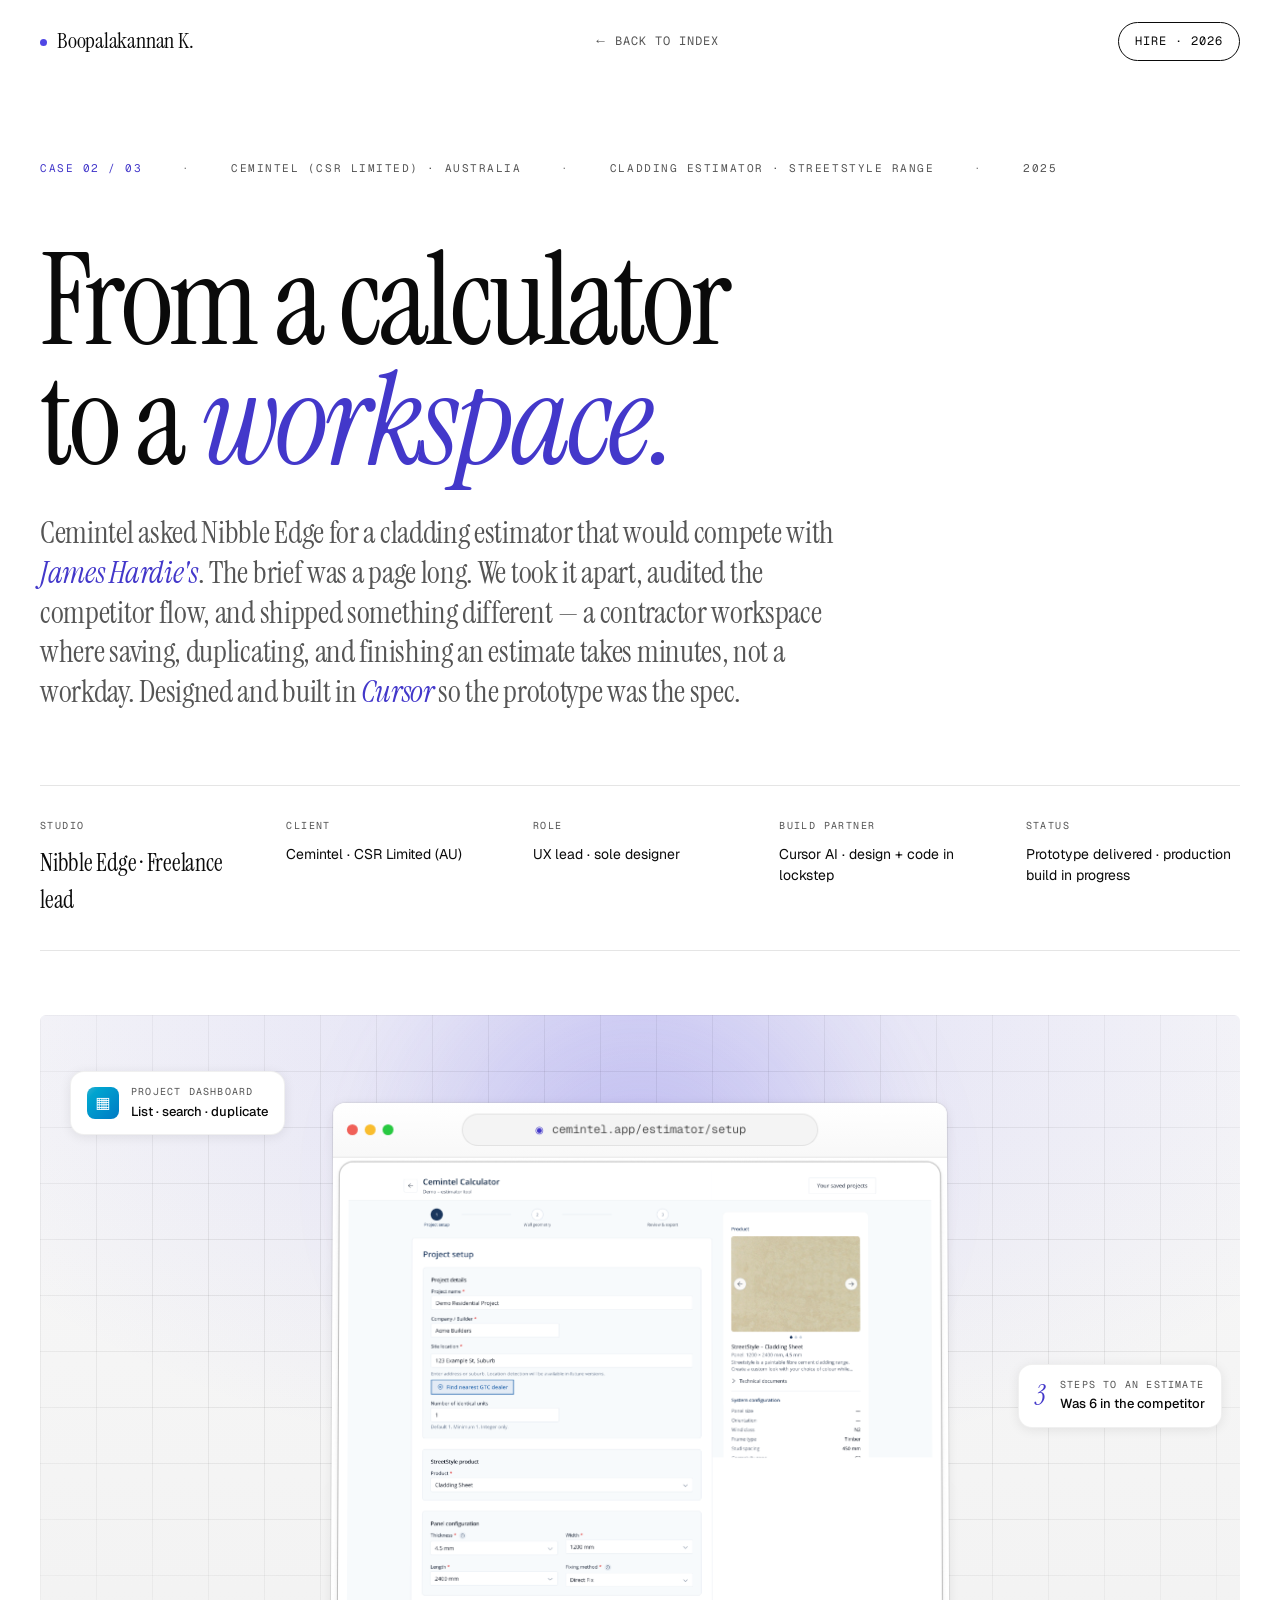
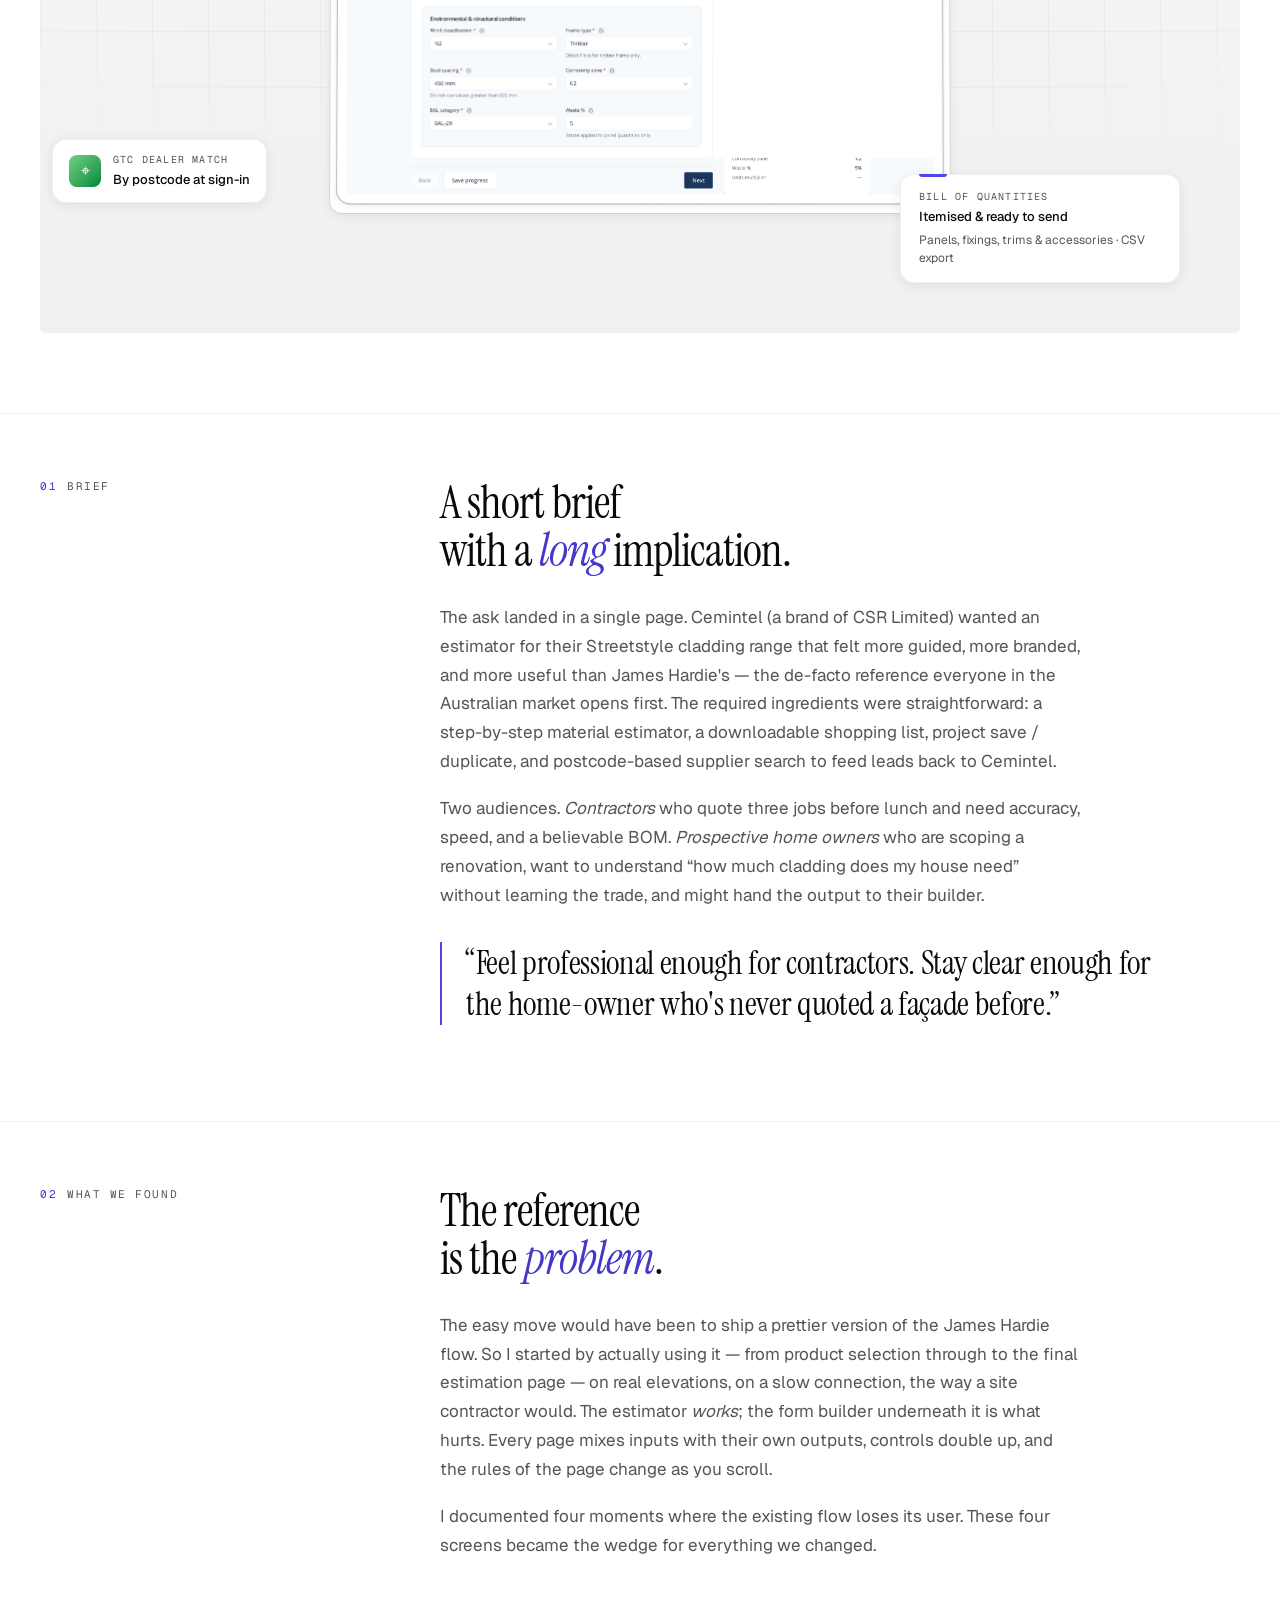
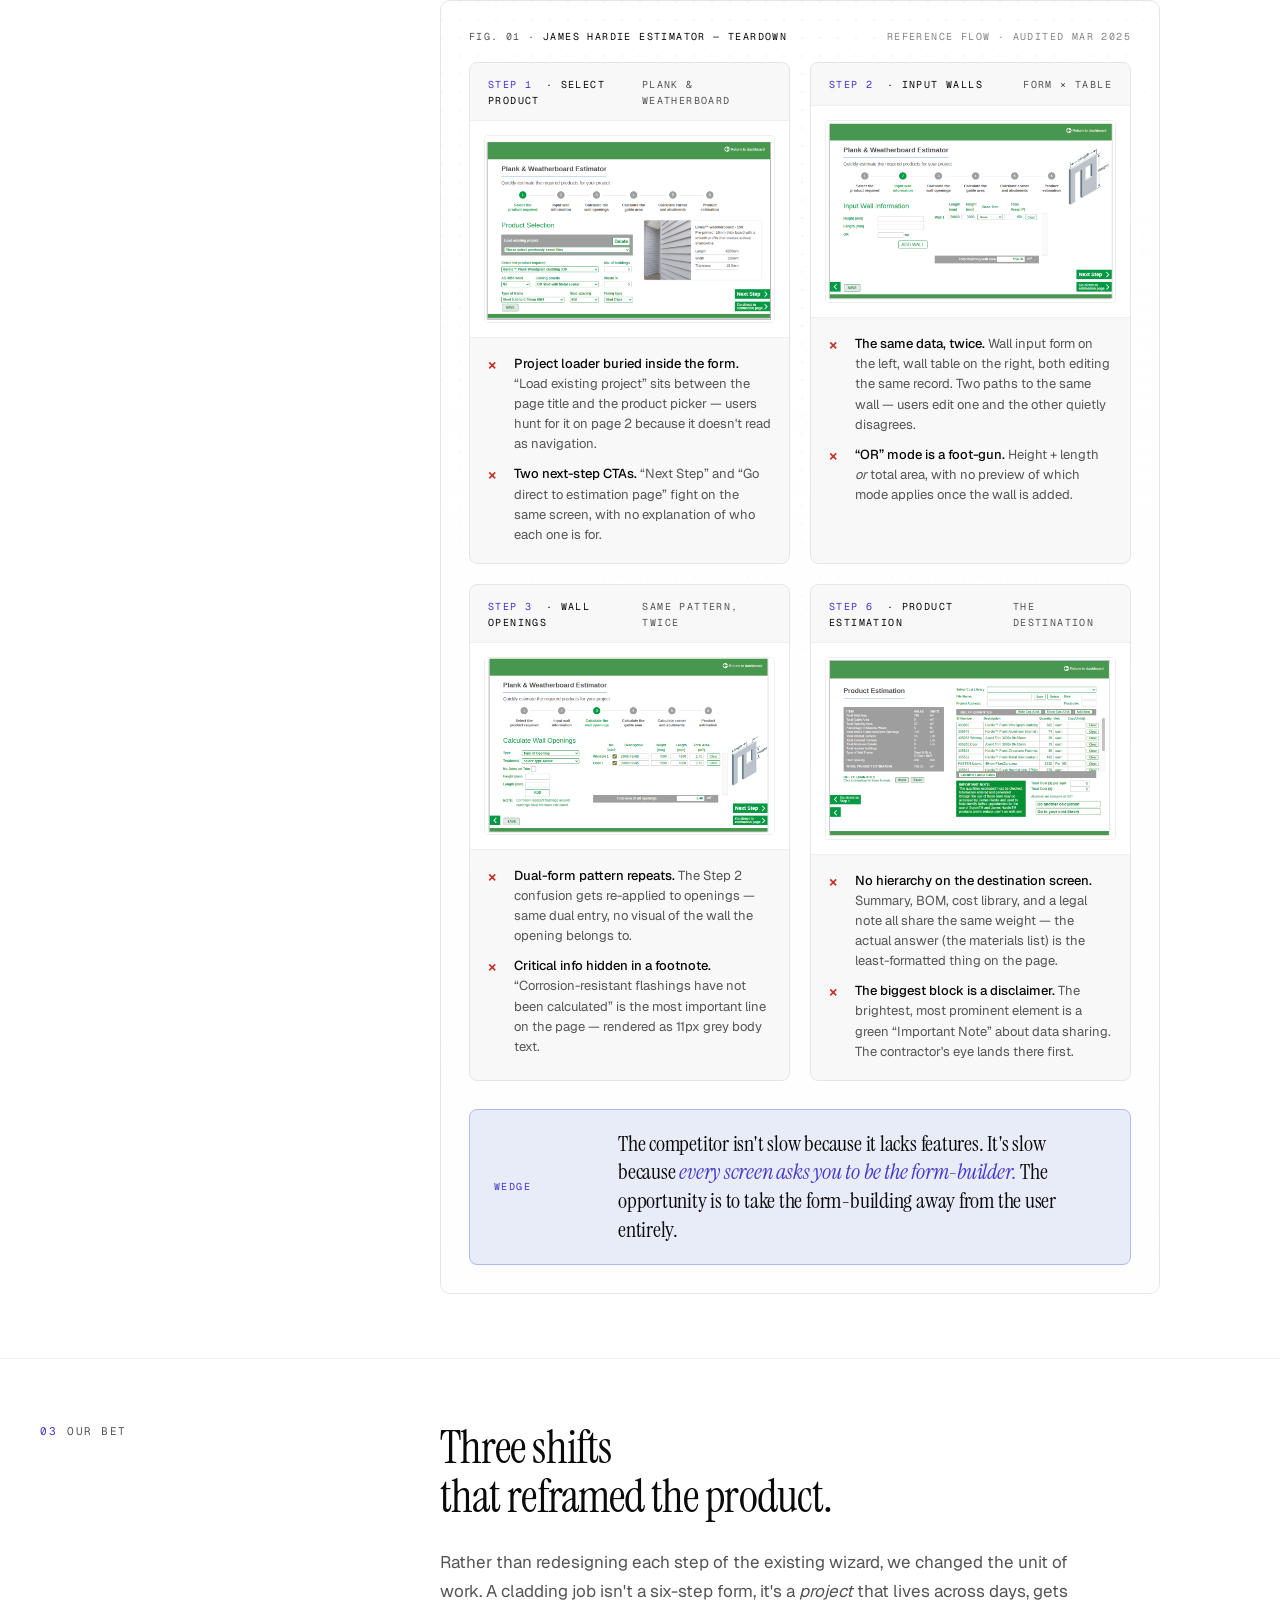
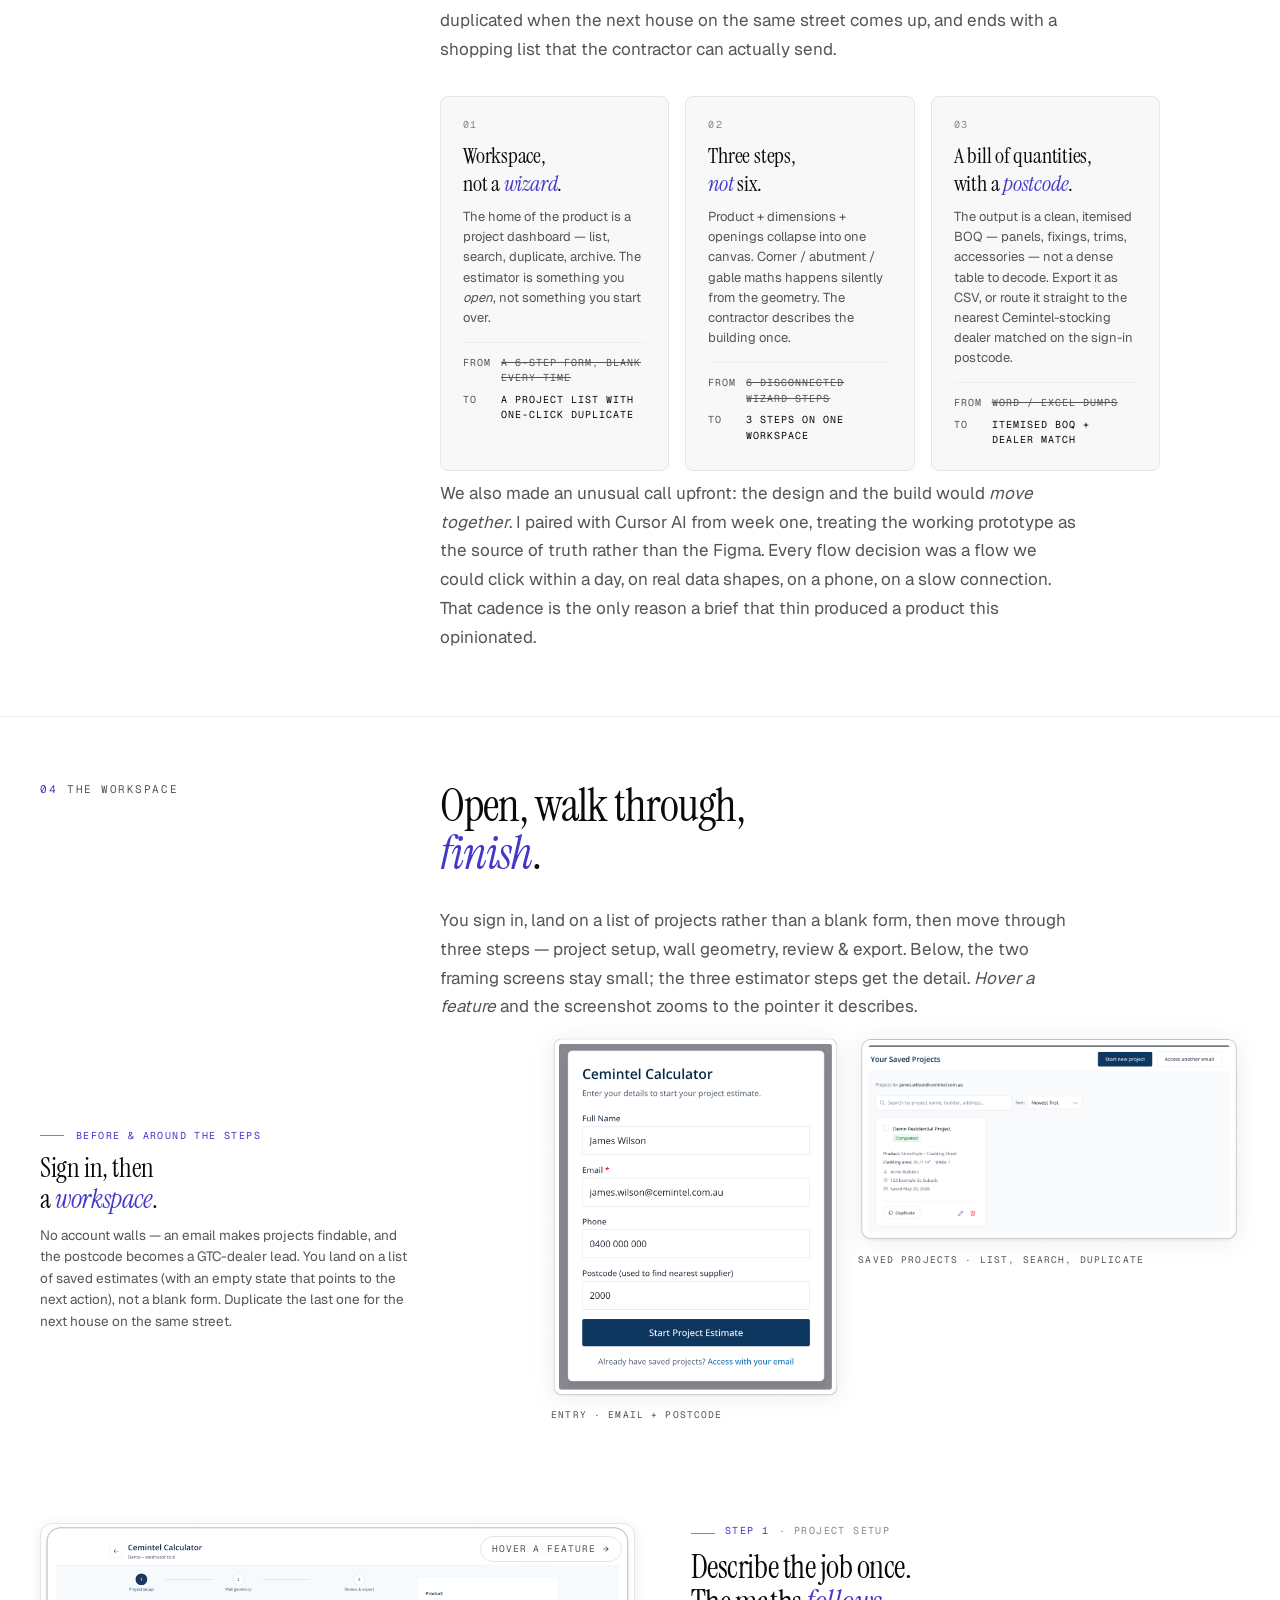
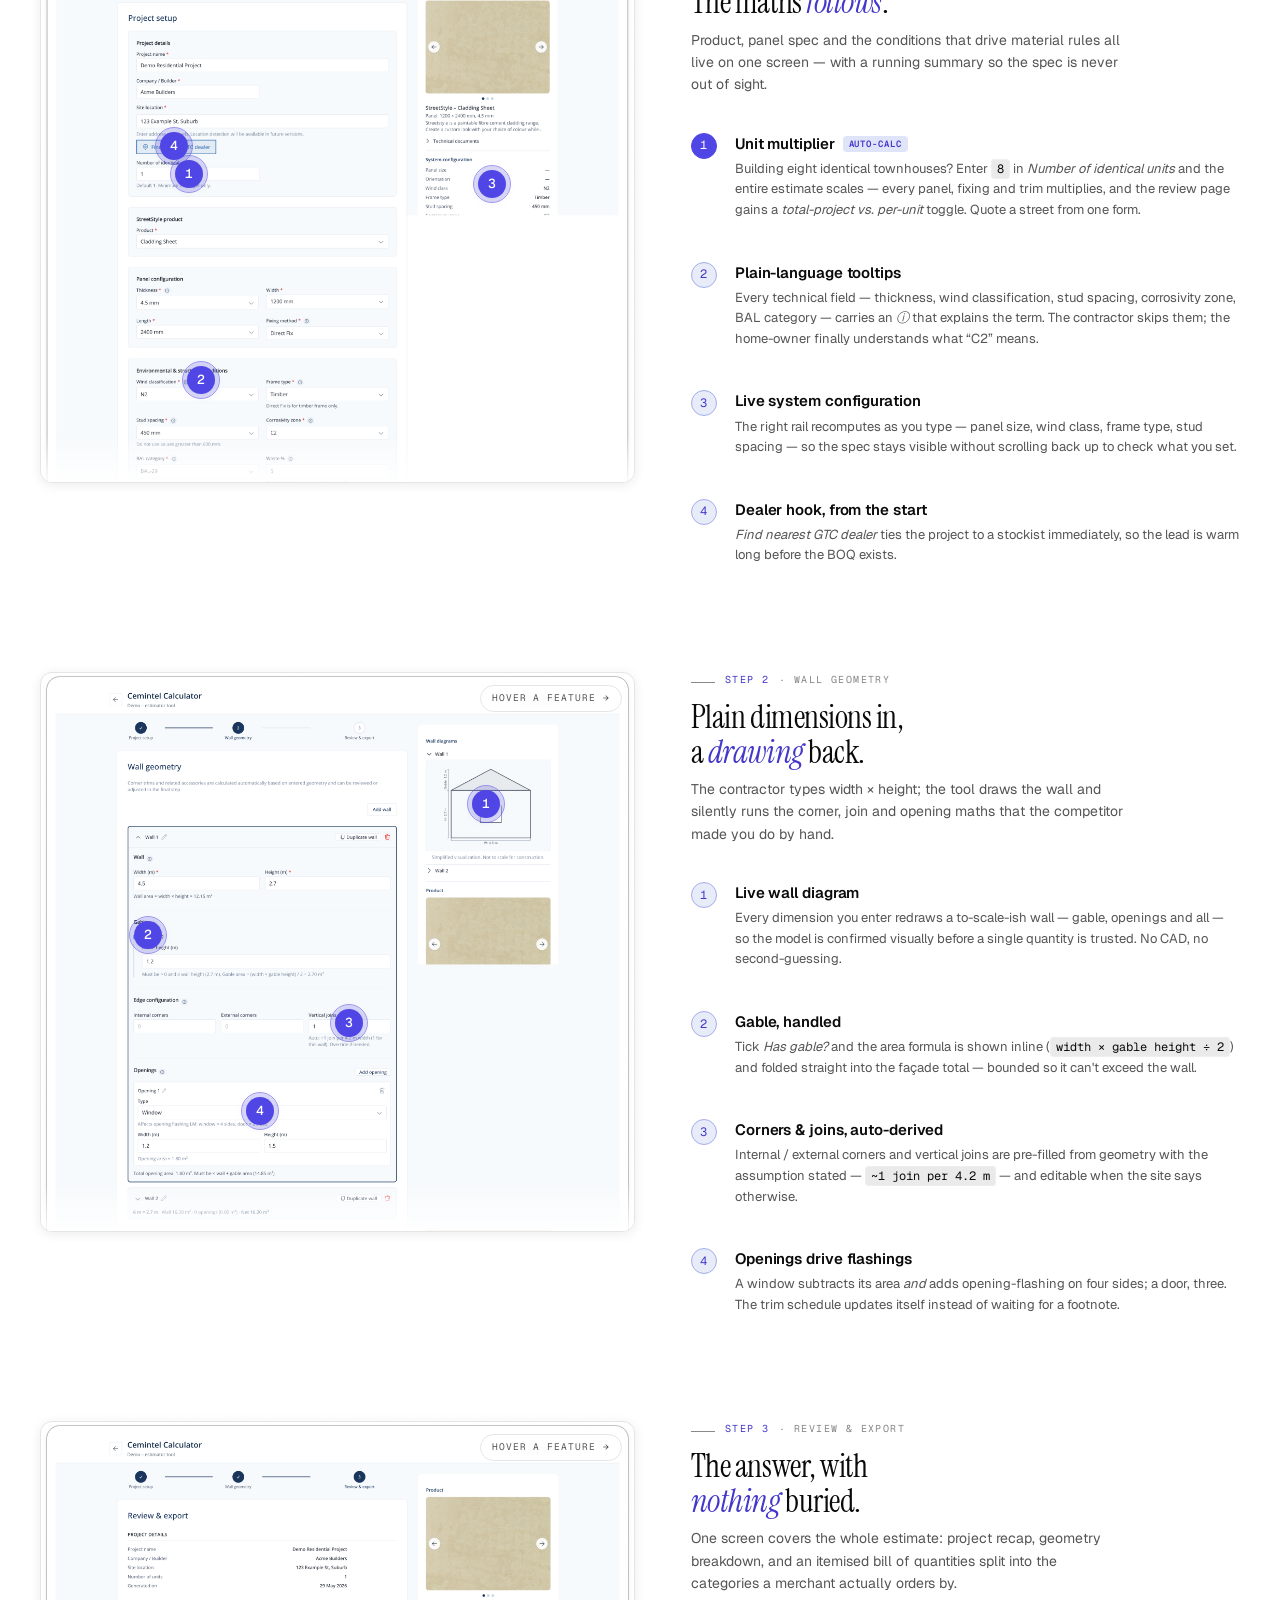
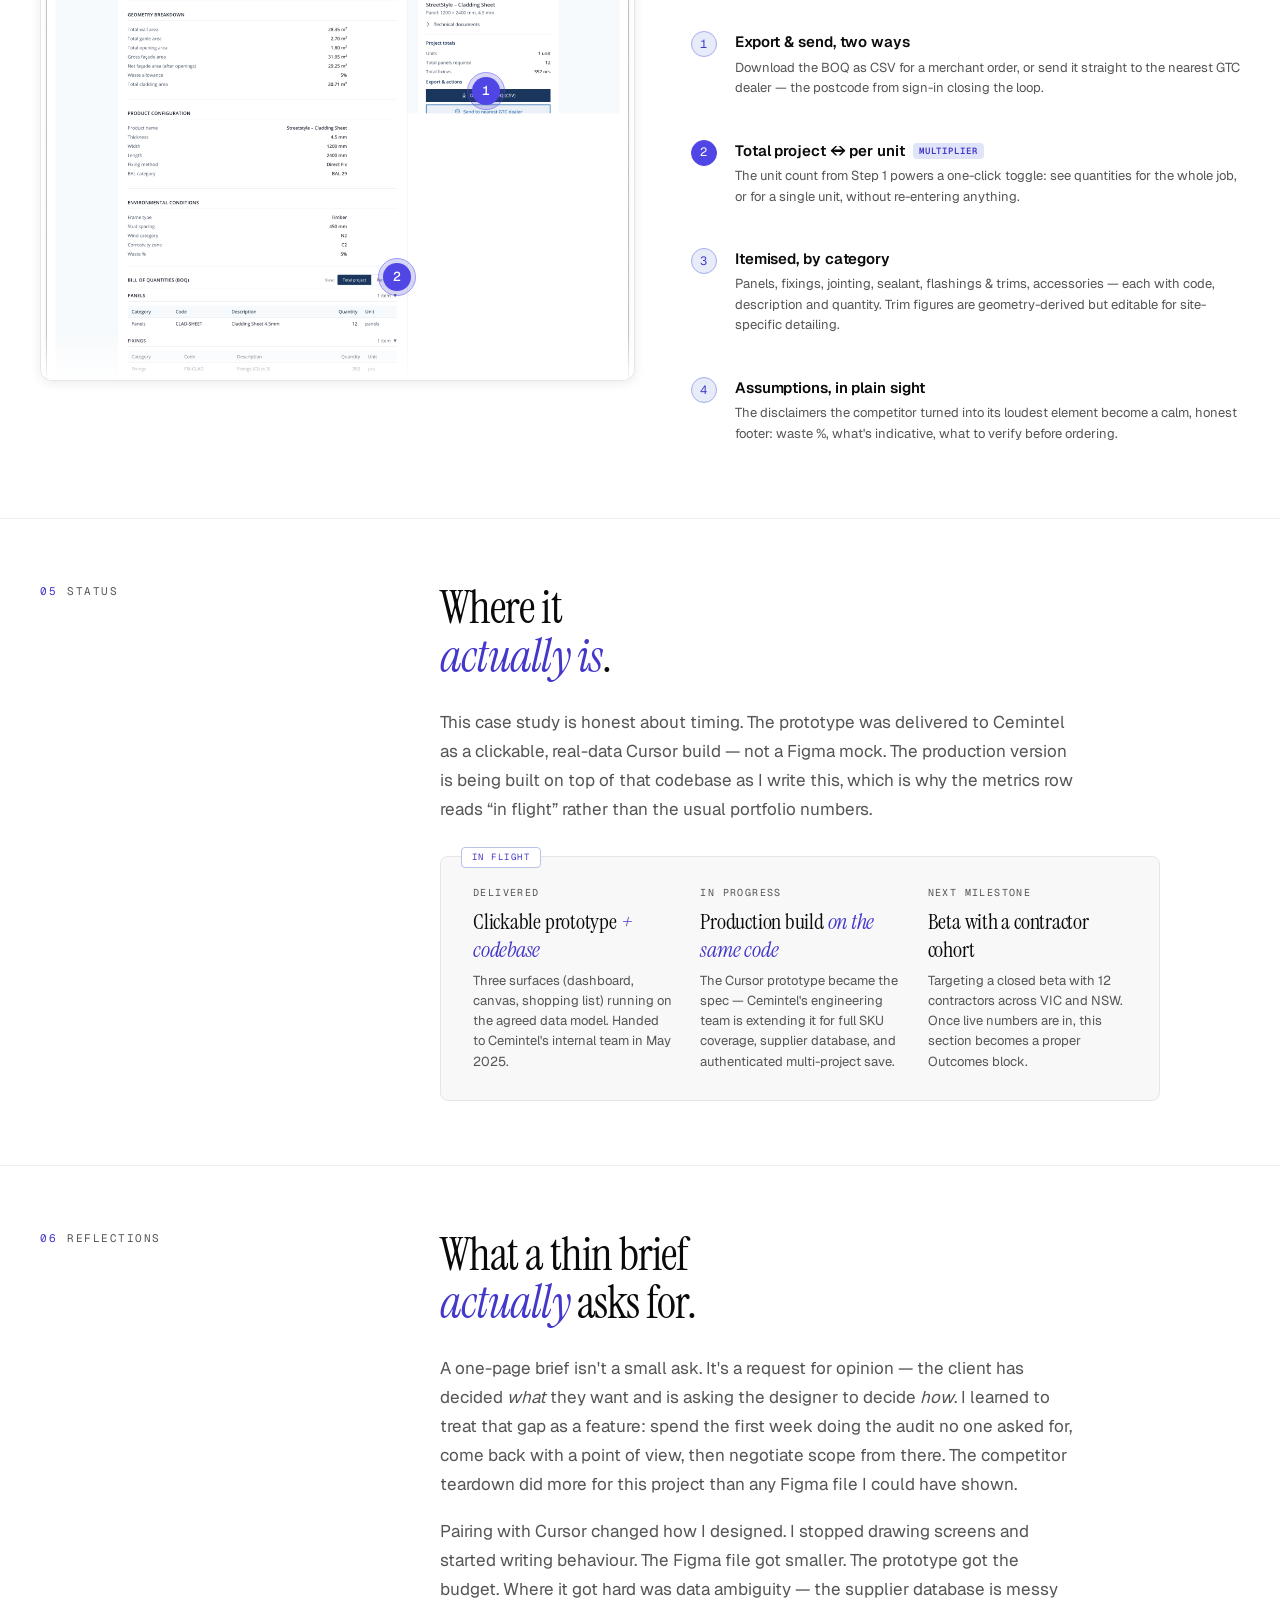
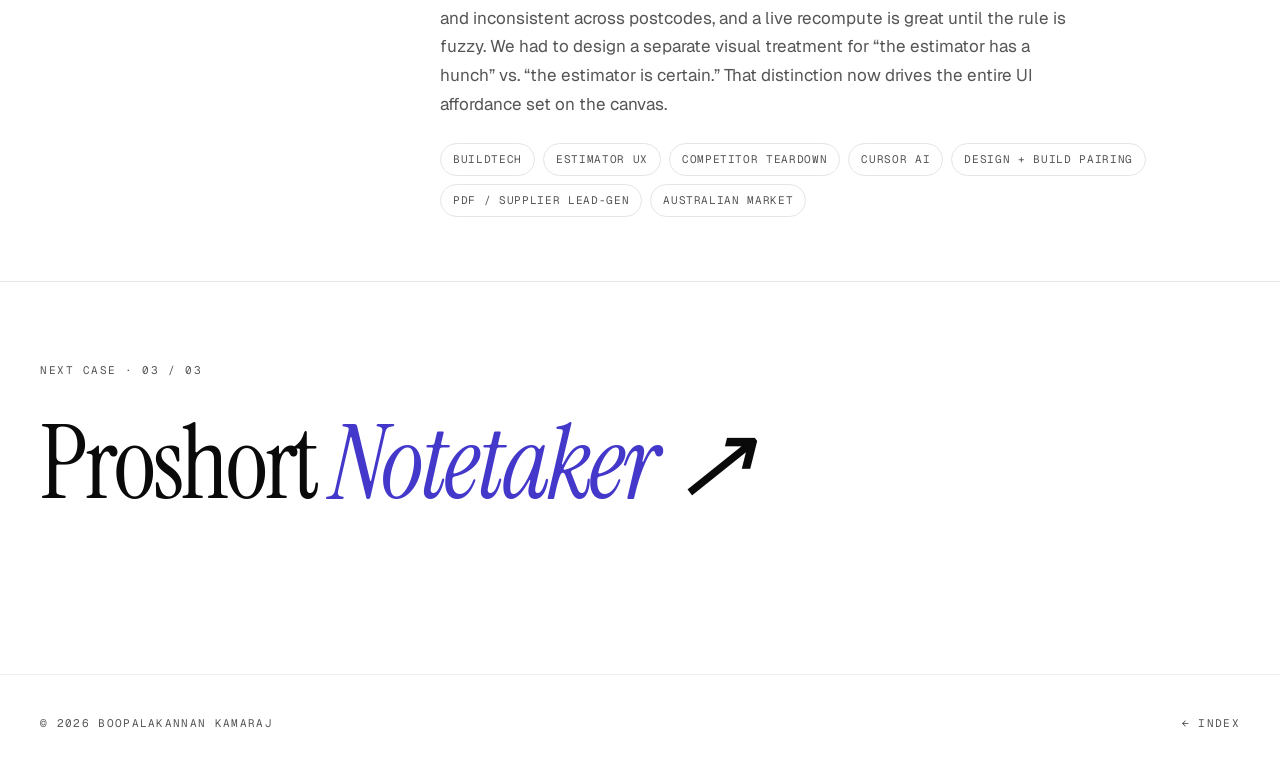
<file: work/cemintel-estimator.html>
<!doctype html>
<html lang="en">
<head>
<meta charset="utf-8">
<meta name="viewport" content="width=device-width,initial-scale=1">
<title>Cladding Sheet Estimator — Case study · Boopalakannan Kamaraj</title>
<link rel="preconnect" href="https://fonts.googleapis.com">
<link rel="preconnect" href="https://fonts.gstatic.com" crossorigin>
<link href="https://fonts.googleapis.com/css2?family=Instrument+Serif:ital@0;1&family=Geist:wght@300;400;500;600&family=Geist+Mono:wght@400;500&display=swap" rel="stylesheet">
<script src="../image-slot.js"></script>
<link rel="stylesheet" href="case-study.css">
<link rel="stylesheet" href="hero-stage.css">
<script src="natural-slot.js" defer></script>
<style>
  /* Cemintel-specific chip placements */
  .chip-projects { top: 56px; left: 30px; animation-delay: -0.5s; }
  .chip-steps { top: 38%; right: 18px; animation-delay: -2s; }
  .chip-postcode { bottom: 130px; left: 12px; animation-delay: -3.5s; }
  .note-bom { bottom: 50px; right: 60px; animation-delay: -1.2s; }
  @media (max-width: 1100px) {
    .chip-projects { top: 30px; left: 16px; }
    .chip-steps { top: auto; bottom: 200px; right: 12px; }
    .chip-postcode { display: none; }
    .note-bom { right: 16px; bottom: 24px; max-width: 220px; }
  }

  /* ============================================================
     Competitor teardown — 4-screen evidence grid
     ============================================================ */
  .comp-wall {
    position: relative;
    margin-top: 40px;
    padding: 28px;
    background:
      linear-gradient(180deg, var(--paper) 0%, color-mix(in oklab, var(--paper) 80%, var(--bg-warm)) 100%);
    border: 1px solid var(--line);
    border-radius: 10px;
  }
  .comp-wall::before {
    content: '';
    position: absolute; inset: 0;
    background-image: radial-gradient(circle at 1px 1px, color-mix(in oklab, var(--ink) 10%, transparent) 1px, transparent 0);
    background-size: 18px 18px;
    mask-image: radial-gradient(120% 90% at 50% 0%, #000 25%, transparent 85%);
    -webkit-mask-image: radial-gradient(120% 90% at 50% 0%, #000 25%, transparent 85%);
    pointer-events: none;
    opacity: 0.4;
    border-radius: 10px;
  }
  .comp-wall-cap {
    position: relative;
    display: flex; justify-content: space-between; align-items: baseline;
    margin-bottom: 18px;
    font-family: var(--mono); font-size: 10px; letter-spacing: 0.14em; text-transform: uppercase; color: var(--muted);
  }
  .comp-wall-cap .l span { color: var(--ink); }
  .comp-wall-cap .meta { color: var(--muted-2); }
  .comp-grid {
    position: relative;
    display: grid;
    grid-template-columns: 1fr 1fr;
    gap: 20px;
  }
  .comp-tile {
    background: var(--surface);
    border: 1px solid var(--line);
    border-radius: 8px;
    overflow: hidden;
    display: flex; flex-direction: column;
    transition: transform 280ms cubic-bezier(.2,.7,.2,1), box-shadow 280ms;
  }
  .comp-tile:hover {
    transform: translateY(-3px);
    box-shadow: 0 2px 12px rgba(0,0,0,0.08);
    z-index: 2;
  }
  .comp-tile-head {
    display: flex; justify-content: space-between; align-items: baseline;
    padding: 14px 18px 12px;
    border-bottom: 1px solid var(--line-soft);
    font-family: var(--mono); font-size: 10px; letter-spacing: 0.14em; text-transform: uppercase; color: var(--muted);
  }
  .comp-tile-head .step { color: var(--accent-ink); }
  .comp-tile-head .step span { color: var(--ink); margin-left: 6px; }
  .comp-tile-img {
    background: var(--paper);
    padding: 14px;
    border-bottom: 1px solid var(--line-soft);
  }
  .comp-tile-img img {
    display: block; width: 100%; height: auto;
    border: 1px solid var(--line-soft);
    border-radius: 4px;
  }
  .comp-tile-issues {
    padding: 16px 18px 18px;
    display: flex; flex-direction: column; gap: 10px;
    flex: 1;
  }
  .comp-tile-issues .issue {
    display: grid; grid-template-columns: 16px 1fr; gap: 10px;
    font-size: 13px; line-height: 1.55; color: var(--ink-soft);
  }
  .comp-tile-issues .issue::before {
    content: '×';
    color: oklch(0.55 0.18 28);
    font-weight: 600;
    font-size: 16px; line-height: 1.4;
  }
  .comp-tile-issues .issue strong { color: var(--ink); font-weight: 500; }

  .comp-takeaway {
    margin-top: 28px;
    padding: 20px 24px;
    background: color-mix(in oklab, var(--accent) 8%, var(--surface));
    border: 1px solid color-mix(in oklab, var(--accent) 30%, var(--line));
    border-radius: 8px;
    display: grid; grid-template-columns: 100px 1fr; gap: 24px; align-items: center;
  }
  .comp-takeaway .lbl {
    font-family: var(--mono); font-size: 10px; letter-spacing: 0.14em; text-transform: uppercase;
    color: var(--accent-ink);
  }
  .comp-takeaway .body {
    font-family: var(--serif); font-size: 22px; line-height: 1.3; letter-spacing: -0.01em;
    color: var(--ink); margin: 0;
  }
  .comp-takeaway .body em { font-style: italic; color: var(--accent-ink); }

  @media (max-width: 860px) {
    .comp-grid { grid-template-columns: 1fr; }
    .comp-takeaway { grid-template-columns: 1fr; gap: 8px; }
  }

  /* ============================================================
     "Our bet" — three-pillar shift summary
     ============================================================ */
  .bet-pillars {
    display: grid; grid-template-columns: 1fr 1fr 1fr; gap: 16px;
    margin: 32px 0 8px;
  }
  .bet-pillar {
    background: var(--surface);
    border: 1px solid var(--line);
    border-radius: 8px;
    padding: 20px 22px 22px;
  }
  .bet-pillar .num {
    font-family: var(--mono); font-size: 10px; letter-spacing: 0.14em; text-transform: uppercase;
    color: var(--muted-2); display: block; margin-bottom: 10px;
  }
  .bet-pillar h4 {
    font-family: var(--serif); font-weight: 400;
    font-size: 22px; line-height: 1.25; letter-spacing: -0.01em;
    margin: 0 0 10px; color: var(--ink);
  }
  .bet-pillar h4 em { font-style: italic; color: var(--accent-ink); }
  .bet-pillar p {
    font-size: 13px; line-height: 1.55; color: var(--ink-soft);
    margin: 0;
  }
  .bet-pillar .from-to {
    display: grid; grid-template-columns: auto 1fr; gap: 6px 10px;
    margin-top: 14px; padding-top: 12px; border-top: 1px solid var(--line-soft);
    font-family: var(--mono); font-size: 10px; letter-spacing: 0.1em; text-transform: uppercase;
  }
  .bet-pillar .from-to .k { color: var(--muted); }
  .bet-pillar .from-to .v { color: var(--ink); }
  .bet-pillar .from-to .v.was { color: var(--muted); text-decoration: line-through; }

  @media (max-width: 860px) {
    .bet-pillars { grid-template-columns: 1fr; }
  }

  /* ============================================================
     Status callout (replaces Outcomes since not yet shipped)
     ============================================================ */
  .status-card {
    margin-top: 32px;
    padding: 28px 32px;
    background: var(--surface);
    border: 1px solid var(--line);
    border-radius: 8px;
    display: grid; grid-template-columns: 1fr 1fr 1fr; gap: 28px;
    position: relative;
  }
  .status-card::before {
    content: 'In flight';
    position: absolute; top: -10px; left: 20px;
    font-family: var(--mono); font-size: 9px; letter-spacing: 0.16em; text-transform: uppercase;
    color: var(--accent-ink);
    background: var(--bg);
    padding: 3px 10px; border-radius: 4px;
    border: 1px solid color-mix(in oklab, var(--accent) 25%, var(--line));
  }
  .status-card .item .l {
    font-family: var(--mono); font-size: 10px; letter-spacing: 0.14em; text-transform: uppercase;
    color: var(--muted); display: block; margin-bottom: 8px;
  }
  .status-card .item .v {
    font-family: var(--serif); font-size: 22px; line-height: 1.25; letter-spacing: -0.01em;
    color: var(--ink); display: block;
  }
  .status-card .item .v em { font-style: italic; color: var(--accent-ink); }
  .status-card .item p {
    margin: 8px 0 0;
    font-size: 13px; line-height: 1.55; color: var(--ink-soft);
  }

  @media (max-width: 860px) {
    .status-card { grid-template-columns: 1fr; gap: 18px; padding: 24px 20px; }
  }

  /* ============================================================
     Built-screen showcase (real Cursor build screenshots)
     The PNGs ship with transparent rounded corners + soft shadow
     baked in, so they sit straight on the page — no extra chrome.
     ============================================================ */
  .hero-app {
    position: relative; z-index: 1;
    display: block; width: 100%; height: auto;
    filter:
      drop-shadow(0 2px 12px rgba(0,0,0,0.08));
    transform: perspective(2600px) rotateX(2.5deg);
    transform-origin: 50% 100%;
    transition: transform 800ms cubic-bezier(.2,.7,.2,1);
  }
  .stage:hover .hero-app { transform: perspective(2600px) rotateX(0deg); }

  /* Hero screenshot wrapped in a browser window (matches Proshort) */
  .cs-hero-stage .window { width: min(620px, 100%); margin: 0 auto; }
  .cs-hero-stage .window .hero-app {
    width: 100%; height: auto; transform: none; filter: none; border-radius: 0;
  }
  .cs-hero-stage:hover .window .hero-app { transform: none; }

  .shot-figure { margin: 52px 0; }
  .shot-figure.center {
    max-width: 760px; margin-left: auto; margin-right: auto;
  }
  .shot-figure img,
  .shot-card img {
    display: block; width: 100%; height: auto;
    filter: drop-shadow(0 2px 12px rgba(0,0,0,0.08));
  }
  .shot-cap {
    display: flex; justify-content: space-between; align-items: baseline;
    margin-top: 16px;
    font-family: var(--mono); font-size: 11px; letter-spacing: 0.12em; text-transform: uppercase; color: var(--muted);
  }
  .shot-cap span { color: var(--ink); }

  .shot-row {
    display: grid; grid-template-columns: 1fr 1fr; gap: 30px;
    margin: 52px 0; align-items: start;
  }
  .shot-row.lean { grid-template-columns: 1.15fr 0.85fr; }

  /* Tall review/export page — capped, scrolls inside its own frame */
  .shot-scroll {
    position: relative;
    max-height: 560px; overflow: auto;
    border-radius: 12px;
    border: 1px solid var(--line);
    background: #FFFFFF;
    box-shadow: 0 2px 12px rgba(0,0,0,0.08);
    -webkit-overflow-scrolling: touch;
  }
  .shot-scroll img {
    display: block; width: 100%; height: auto; filter: none;
  }
  .shot-scroll::after {
    content: '';
    position: sticky; bottom: 0; left: 0; right: 0;
    display: block; height: 44px; margin-top: -44px;
    background: linear-gradient(180deg, transparent, color-mix(in oklab, #FFFFFF 88%, transparent));
    pointer-events: none;
  }
  .scroll-hint {
    font-family: var(--mono); font-size: 10px; letter-spacing: 0.12em; text-transform: uppercase;
    color: var(--muted-2);
    display: inline-flex; align-items: center; gap: 6px;
  }
  .scroll-hint::before { content: '↕'; color: var(--accent-ink); font-size: 12px; }

  @media (max-width: 860px) {
    .shot-row, .shot-row.lean { grid-template-columns: 1fr; gap: 36px; }
    .shot-figure.center { max-width: 100%; }
  }

  /* ============================================================
     Annotated feature walkthrough — screen on one side,
     "what we built" on the other, key features pinned on-shot
     ============================================================ */
  .walk { display: flex; flex-direction: column; gap: 96px; margin-top: 12px; }
  .walk-row {
    display: grid; grid-template-columns: 1.04fr 0.96fr; gap: 56px;
    align-items: start;
  }

  .walk-shot { position: sticky; top: 88px; align-self: start; }
  .frameimg { position: relative; display: block; line-height: 0; border-radius: 12px; }
  .frameimg img {
    display: block; width: 100%; height: auto;
    filter: drop-shadow(0 2px 12px rgba(0,0,0,0.08));
  }
  .walk-shot .stack { display: flex; flex-direction: column; gap: 22px; }
  .walk-shot.scroll .port {
    max-height: 520px; overflow: auto;
    border-radius: 12px; border: 1px solid var(--line); background: #FFFFFF;
    box-shadow: 0 2px 12px rgba(0,0,0,0.08);
    -webkit-overflow-scrolling: touch;
  }
  .walk-shot.scroll .frameimg { border-radius: 0; }
  .walk-shot.scroll .frameimg img { filter: none; }
  .walk-shot.scroll .port::after {
    content: ''; position: sticky; bottom: 0; left: 0; right: 0;
    display: block; height: 40px; margin-top: -40px;
    background: linear-gradient(180deg, transparent, color-mix(in oklab, #FFFFFF 90%, transparent));
    pointer-events: none;
  }

  /* On-screenshot hotspot markers */
  .hot {
    position: absolute; transform: translate(-50%, -50%); z-index: 3;
    width: 28px; height: 28px; border-radius: 50%;
    background: var(--accent); color: #fff;
    font-family: var(--mono); font-size: 13px; font-weight: 500;
    display: flex; align-items: center; justify-content: center;
    box-shadow: 0 0 0 4px color-mix(in oklab, var(--accent) 20%, transparent), 0 2px 12px rgba(0,0,0,0.08);
  }
  .hot::after {
    content: ''; position: absolute; inset: -5px; border-radius: 50%;
    border: 1.5px solid color-mix(in oklab, var(--accent) 55%, transparent);
    animation: hotpulse 2.6s ease-out infinite;
  }
  @keyframes hotpulse {
    0% { transform: scale(1); opacity: 0.7; }
    70%, 100% { transform: scale(2.2); opacity: 0; }
  }

  .walk-cap {
    margin-top: 14px;
    display: flex; justify-content: space-between; align-items: baseline;
    font-family: var(--mono); font-size: 10px; letter-spacing: 0.12em; text-transform: uppercase; color: var(--muted);
  }
  .walk-cap span { color: var(--ink); }

  /* Content side */
  .walk-info .eyebrow {
    font-family: var(--mono); font-size: 10px; letter-spacing: 0.14em; text-transform: uppercase; color: var(--accent-ink);
    display: flex; gap: 10px; align-items: baseline;
  }
  .walk-info .eyebrow .step { color: var(--muted-2); }
  .walk-info h3.wt {
    font-family: var(--serif); font-weight: 400;
    font-size: 32px; line-height: 1.1; letter-spacing: -0.015em;
    margin: 12px 0 8px; color: var(--ink);
  }
  .walk-info h3.wt em { font-style: italic; color: var(--accent-ink); }
  .walk-info .lead {
    font-size: 14px; line-height: 1.6; color: var(--ink-soft);
    margin: 0 0 26px; max-width: 48ch;
  }
  .feats { display: flex; flex-direction: column; gap: 20px; }
  .feat { display: grid; grid-template-columns: 28px 1fr; gap: 16px; align-items: start; }
  .feat .n {
    width: 26px; height: 26px; border-radius: 50%; margin-top: 1px;
    border: 1px solid color-mix(in oklab, var(--accent) 38%, var(--line));
    background: color-mix(in oklab, var(--accent) 8%, var(--surface)); color: var(--accent-ink);
    font-family: var(--mono); font-size: 12px;
    display: flex; align-items: center; justify-content: center; flex-shrink: 0;
  }
  .feat.key .n { background: var(--accent); color: #fff; border-color: var(--accent); }
  .feat h5 {
    margin: 0 0 4px; font-family: var(--sans); font-size: 15px; font-weight: 600;
    color: var(--ink); letter-spacing: -0.006em;
  }
  .feat h5 .tag-key {
    font-family: var(--mono); font-size: 9px; letter-spacing: 0.1em; text-transform: uppercase;
    color: var(--accent-ink); background: color-mix(in oklab, var(--accent) 12%, var(--surface));
    border-radius: 4px; padding: 2px 6px; margin-left: 8px; vertical-align: 2px;
  }
  .feat p { margin: 0; font-size: 13px; line-height: 1.58; color: var(--ink-soft); }
  .feat p code {
    font-family: var(--mono); font-size: 12px;
    background: color-mix(in oklab, var(--ink) 5%, var(--surface)); border: 1px solid var(--line-soft);
    border-radius: 4px; padding: 1px 5px; color: var(--ink);
  }

  @media (max-width: 900px) {
    .walk { gap: 64px; }
    .walk-row { grid-template-columns: 1fr; gap: 28px; }
    .walk-shot { position: static; }
  }

  /* ============================================================
     Compact framing duo (login + saved projects) — small, together
     ============================================================ */
  .duo {
    display: grid; grid-template-columns: 0.8fr 1.2fr; gap: 52px;
    align-items: center; padding: 4px 0 4px;
  }
  .duo-desc .eyebrow {
    font-family: var(--mono); font-size: 10px; letter-spacing: 0.14em; text-transform: uppercase; color: var(--accent-ink);
  }
  .duo-desc h4 {
    font-family: var(--serif); font-weight: 400; font-size: 27px; line-height: 1.14; letter-spacing: -0.015em;
    margin: 10px 0 10px; color: var(--ink);
  }
  .duo-desc h4 em { font-style: italic; color: var(--accent-ink); }
  .duo-desc p { margin: 0; font-size: 13.5px; line-height: 1.6; color: var(--ink-soft); max-width: 42ch; }
  .duo-shots { display: flex; gap: 18px; align-items: flex-start; }
  .duo-shots figure { margin: 0; flex: 1; }
  .duo-shots figure.wide { flex: 1.32; }
  .duo-shots img {
    display: block; width: 100%; height: auto; border-radius: 9px;
    filter: drop-shadow(0 2px 12px rgba(0,0,0,0.08));
  }
  .duo-shots figcaption {
    margin-top: 9px; font-family: var(--mono); font-size: 9.5px; letter-spacing: 0.12em; text-transform: uppercase; color: var(--muted);
  }
  @media (max-width: 900px) {
    .duo { grid-template-columns: 1fr; gap: 26px; }
  }

  /* ============================================================
     Zoom-on-hover step rows
     ============================================================ */
  .zrow {
    display: grid; grid-template-columns: 1.04fr 0.96fr; gap: 56px; align-items: start;
  }
  .zoom-stage {
    position: sticky; top: 88px;
    overflow: hidden; height: 560px;
    border-radius: 12px; border: 1px solid var(--line); background: #FFFFFF;
    box-shadow: 0 2px 12px rgba(0,0,0,0.08);
  }
  .zoom-canvas {
    position: absolute; left: 0; top: 0; width: 100%;
    transform-origin: 0 0;
    transition: transform 680ms cubic-bezier(.2,.7,.2,1);
    will-change: transform;
  }
  .zoom-canvas img { display: block; width: 100%; height: auto; }
  .zoom-stage::after {
    content: ''; position: absolute; left: 0; right: 0; bottom: 0; height: 48px; z-index: 2;
    background: linear-gradient(180deg, transparent, color-mix(in oklab, #FFFFFF 88%, transparent));
    pointer-events: none; transition: opacity 0.4s;
  }
  .zoom-stage.zoomed::after { opacity: 0; }
  .zoom-hint {
    position: absolute; top: 12px; right: 12px; z-index: 3;
    font-family: var(--mono); font-size: 9.5px; letter-spacing: 0.1em; text-transform: uppercase; color: var(--ink-soft);
    background: color-mix(in oklab, #FFFFFF 84%, transparent); border: 1px solid var(--line);
    border-radius: 999px; padding: 5px 11px; transition: opacity 0.35s; backdrop-filter: blur(5px);
  }
  .zoom-stage.zoomed .zoom-hint { opacity: 0; }

  .hot { transition: transform 0.3s cubic-bezier(.2,.7,.2,1), opacity 0.3s, box-shadow 0.3s; }
  .hot.dim { opacity: 0.18; }
  .hot.on {
    transform: translate(-50%, -50%) scale(1.22);
    box-shadow: 0 0 0 5px color-mix(in oklab, var(--accent) 24%, transparent), 0 2px 12px rgba(0,0,0,0.08);
  }
  /* In zoom mode the canvas is scaled 2×, so the marker would balloon and
     cover the element it points to. Counter-scale the active one into a small
     hollow target ring (element shows through the centre) and hide the rest. */
  .zoom-stage.zoomed .hot.dim { opacity: 0; }
  .zoom-stage.zoomed .hot.on {
    background: transparent;
    color: transparent;
    border: 2px solid #FFFFFF;
    box-shadow: 0 0 0 2px var(--accent), 0 2px 12px rgba(0,0,0,0.08);
    transform: translate(-50%, -50%) scale(0.5);
  }
  .zoom-stage.zoomed .hot.on::after {
    inset: -3px;
    border-color: color-mix(in oklab, var(--accent) 70%, transparent);
  }

  .zrow .feat {
    padding: 12px 14px; margin: -2px -14px; border-radius: 9px;
    cursor: pointer; transition: background 0.2s;
  }
  .zrow .feat:hover, .zrow .feat.active {
    background: color-mix(in oklab, var(--accent) 6%, transparent);
  }

  @media (max-width: 900px) {
    .zrow { grid-template-columns: 1fr; gap: 26px; }
    .zoom-stage { position: static; height: auto; }
    .zoom-canvas { position: relative; transform: none !important; }
    .zoom-stage::after, .zoom-hint { display: none; }
    .zrow .feat { cursor: default; }
  }
</style>
<script data-goatcounter="https://boopalakannan.goatcounter.com/count"
        async src="//gc.zgo.at/count.js"></script>
</head>
<body>

<nav class="nav" id="nav" data-screen-label="nav">
  <a class="brand" href="../index.html"><span class="dot"></span>Boopalakannan&nbsp;K.</a>
  <a class="back" href="../index.html"><span class="ar">←</span> Back to index</a>
  <div class="nav-actions">
    <a class="cta" href="../index.html#contact">Hire · 2026</a>
  </div>
</nav>

<main>

<!-- ============ HEADER ============ -->
<section class="cs-header" data-screen-label="01 header">
  <div class="wrap">
    <div class="cs-meta-row reveal">
      <span class="num">Case 02 / 03</span>
      <span class="dash">·</span>
      <span>Cemintel (CSR Limited) &middot; Australia</span>
      <span class="dash">·</span>
      <span>Cladding estimator · Streetstyle range</span>
      <span class="dash">·</span>
      <span>2025</span>
    </div>
    <h1 class="cs-title reveal" data-delay="1">
      From a calculator<br>
      to a <em>workspace.</em>
    </h1>
    <p class="cs-lede reveal" data-delay="2">
      Cemintel asked Nibble Edge for a cladding estimator that would compete with <em>James Hardie's</em>. The brief was a page long. We took it apart, audited the competitor flow, and shipped something different — a contractor workspace where saving, duplicating, and finishing an estimate takes minutes, not a workday. Designed and built in <em>Cursor</em> so the prototype was the spec.
    </p>

    <div class="cs-facts reveal" data-delay="3">
      <div class="item"><span class="l">Studio</span><span class="v serif">Nibble Edge &middot; Freelance lead</span></div>
      <div class="item"><span class="l">Client</span><span class="v">Cemintel · CSR Limited (AU)</span></div>
      <div class="item"><span class="l">Role</span><span class="v">UX lead · sole designer</span></div>
      <div class="item"><span class="l">Build partner</span><span class="v">Cursor AI · design + code in lockstep</span></div>
      <div class="item"><span class="l">Status</span><span class="v">Prototype delivered · production build in progress</span></div>
    </div>
  </div>
</section>

<!-- ============ HERO IMAGE ============ -->
<section class="cs-hero-image cs-hero-stage" data-screen-label="02 hero image">
  <div class="wrap">
    <div class="stage reveal">
      <div class="stage-grid" aria-hidden="true"></div>
      <div class="stage-glow" aria-hidden="true"></div>

      <div class="window">
        <div class="window-bar">
          <span class="dots"><i></i><i></i><i></i></span>
          <div class="url">
            <span class="lock">◉</span>
            <span>cemintel.app<span class="path">/estimator/setup</span></span>
          </div>
          <span class="window-spacer"></span>
        </div>
        <img class="hero-app" src="../assets/cem-build-step1.png" alt="Cemintel Calculator — Project setup step: a single-page workspace with product carousel, panel configuration, and environmental conditions, plus a live system-configuration summary panel.">
      </div>
      <div class="chip chip-projects">
        <div class="chip-icn cool">▦</div>
        <div>
          <div class="chip-l">Project dashboard</div>
          <div class="chip-v">List · search · duplicate</div>
        </div>
      </div>

      <div class="chip chip-steps">
        <span class="chip-num"><em>3</em></span>
        <div>
          <div class="chip-l">Steps to an estimate</div>
          <div class="chip-v">Was 6 in the competitor</div>
        </div>
      </div>

      <div class="chip chip-postcode">
        <div class="chip-icn green">⌖</div>
        <div>
          <div class="chip-l">GTC dealer match</div>
          <div class="chip-v">By postcode at sign-in</div>
        </div>
      </div>

      <div class="note note-bom">
        <div class="note-l">Bill of quantities</div>
        <div class="note-t">Itemised &amp; ready to send<span class="sub">Panels, fixings, trims &amp; accessories · CSV export</span></div>
      </div>
    </div>
  </div>
</section>

<!-- ============ 01 BRIEF ============ -->
<section class="cs-block" data-screen-label="03 brief">
  <div class="wrap">
    <div class="cs-two">
      <div class="label reveal"><span class="num">01</span>Brief</div>
      <div class="prose reveal" data-delay="1">
        <h3>A short brief<br>with a <em>long</em> implication.</h3>
        <p>The ask landed in a single page. Cemintel (a brand of CSR Limited) wanted an estimator for their Streetstyle cladding range that felt more guided, more branded, and more useful than James Hardie's — the de-facto reference everyone in the Australian market opens first. The required ingredients were straightforward: a step-by-step material estimator, a downloadable shopping list, project save / duplicate, and postcode-based supplier search to feed leads back to Cemintel.</p>
        <p>Two audiences. <em>Contractors</em> who quote three jobs before lunch and need accuracy, speed, and a believable BOM. <em>Prospective home owners</em> who are scoping a renovation, want to understand &ldquo;how much cladding does my house need&rdquo; without learning the trade, and might hand the output to their builder.</p>
        <div class="pull">&ldquo;Feel professional enough for contractors. Stay clear enough for the home-owner who's never quoted a façade before.&rdquo;</div>
      </div>
    </div>
  </div>
</section>

<!-- ============ 02 COMPETITIVE REALITY ============ -->
<section class="cs-block" data-screen-label="04 what we found">
  <div class="wrap">
    <div class="cs-two">
      <div class="label reveal"><span class="num">02</span>What we found</div>
      <div class="prose reveal" data-delay="1">
        <h3>The reference<br>is the <em>problem</em>.</h3>
        <p>The easy move would have been to ship a prettier version of the James Hardie flow. So I started by actually using it &mdash; from product selection through to the final estimation page &mdash; on real elevations, on a slow connection, the way a site contractor would. The estimator <em>works</em>; the form builder underneath it is what hurts. Every page mixes inputs with their own outputs, controls double up, and the rules of the page change as you scroll.</p>
        <p>I documented four moments where the existing flow loses its user. These four screens became the wedge for everything we changed.</p>

        <div class="comp-wall reveal" data-delay="2">
          <div class="comp-wall-cap">
            <span class="l">Fig. 01 · <span>James Hardie estimator &mdash; teardown</span></span>
            <span class="meta">Reference flow · audited Mar 2025</span>
          </div>
          <div class="comp-grid">
            <div class="comp-tile">
              <div class="comp-tile-head">
                <span class="step">Step 1 <span>· Select product</span></span>
                <span>Plank &amp; Weatherboard</span>
              </div>
              <div class="comp-tile-img">
                <img src="../assets/cem-ref-step1.png" alt="James Hardie Step 1: Product Selection screen with a Load existing project bar inserted into the form and two competing next-step CTAs.">
              </div>
              <div class="comp-tile-issues">
                <div class="issue"><span><strong>Project loader buried inside the form.</strong> &ldquo;Load existing project&rdquo; sits between the page title and the product picker &mdash; users hunt for it on page 2 because it doesn't read as navigation.</span></div>
                <div class="issue"><span><strong>Two next-step CTAs.</strong> &ldquo;Next Step&rdquo; and &ldquo;Go direct to estimation page&rdquo; fight on the same screen, with no explanation of who each one is for.</span></div>
              </div>
            </div>
            <div class="comp-tile">
              <div class="comp-tile-head">
                <span class="step">Step 2 <span>· Input walls</span></span>
                <span>Form &times; Table</span>
              </div>
              <div class="comp-tile-img">
                <img src="../assets/cem-ref-step2.png" alt="James Hardie Step 2: Input Wall Information showing a left-side wall input form duplicated by a right-side wall table for the same data.">
              </div>
              <div class="comp-tile-issues">
                <div class="issue"><span><strong>The same data, twice.</strong> Wall input form on the left, wall table on the right, both editing the same record. Two paths to the same wall &mdash; users edit one and the other quietly disagrees.</span></div>
                <div class="issue"><span><strong>&ldquo;OR&rdquo; mode is a foot-gun.</strong> Height + length <em>or</em> total area, with no preview of which mode applies once the wall is added.</span></div>
              </div>
            </div>
            <div class="comp-tile">
              <div class="comp-tile-head">
                <span class="step">Step 3 <span>· Wall openings</span></span>
                <span>Same pattern, twice</span>
              </div>
              <div class="comp-tile-img">
                <img src="../assets/cem-ref-step3.png" alt="James Hardie Step 3: Calculate Wall Openings repeating the dual-form pattern for openings, with a small print note about flashings hidden below.">
              </div>
              <div class="comp-tile-issues">
                <div class="issue"><span><strong>Dual-form pattern repeats.</strong> The Step 2 confusion gets re-applied to openings &mdash; same dual entry, no visual of the wall the opening belongs to.</span></div>
                <div class="issue"><span><strong>Critical info hidden in a footnote.</strong> &ldquo;Corrosion-resistant flashings have not been calculated&rdquo; is the most important line on the page &mdash; rendered as 11px grey body text.</span></div>
              </div>
            </div>
            <div class="comp-tile">
              <div class="comp-tile-head">
                <span class="step">Step 6 <span>· Product estimation</span></span>
                <span>The destination</span>
              </div>
              <div class="comp-tile-img">
                <img src="../assets/cem-ref-estimation.png" alt="James Hardie Product Estimation result page: dense green table, no hierarchy, large green Important Note block dominating the layout.">
              </div>
              <div class="comp-tile-issues">
                <div class="issue"><span><strong>No hierarchy on the destination screen.</strong> Summary, BOM, cost library, and a legal note all share the same weight &mdash; the actual answer (the materials list) is the least-formatted thing on the page.</span></div>
                <div class="issue"><span><strong>The biggest block is a disclaimer.</strong> The brightest, most prominent element is a green &ldquo;Important Note&rdquo; about data sharing. The contractor's eye lands there first.</span></div>
              </div>
            </div>
          </div>

          <div class="comp-takeaway">
            <span class="lbl">Wedge</span>
            <p class="body">The competitor isn't slow because it lacks features. It's slow because <em>every screen asks you to be the form-builder.</em> The opportunity is to take the form-building away from the user entirely.</p>
          </div>
        </div>
      </div>
    </div>
  </div>
</section>

<!-- ============ 03 OUR BET ============ -->
<section class="cs-block" data-screen-label="05 our bet">
  <div class="wrap">
    <div class="cs-two">
      <div class="label reveal"><span class="num">03</span>Our bet</div>
      <div class="prose reveal" data-delay="1">
        <h3>Three shifts<br>that reframed the product.</h3>
        <p>Rather than redesigning each step of the existing wizard, we changed the unit of work. A cladding job isn't a six-step form, it's a <em>project</em> that lives across days, gets duplicated when the next house on the same street comes up, and ends with a shopping list that the contractor can actually send.</p>

        <div class="bet-pillars">
          <div class="bet-pillar reveal">
            <span class="num">01</span>
            <h4>Workspace,<br>not a <em>wizard</em>.</h4>
            <p>The home of the product is a project dashboard &mdash; list, search, duplicate, archive. The estimator is something you <em>open</em>, not something you start over.</p>
            <div class="from-to">
              <span class="k">From</span><span class="v was">A 6-step form, blank every time</span>
              <span class="k">To</span><span class="v">A project list with one-click duplicate</span>
            </div>
          </div>
          <div class="bet-pillar reveal" data-delay="1">
            <span class="num">02</span>
            <h4>Three steps,<br><em>not</em> six.</h4>
            <p>Product + dimensions + openings collapse into one canvas. Corner / abutment / gable maths happens silently from the geometry. The contractor describes the building once.</p>
            <div class="from-to">
              <span class="k">From</span><span class="v was">6 disconnected wizard steps</span>
              <span class="k">To</span><span class="v">3 steps on one workspace</span>
            </div>
          </div>
          <div class="bet-pillar reveal" data-delay="2">
            <span class="num">03</span>
            <h4>A bill of quantities,<br>with a <em>postcode</em>.</h4>
            <p>The output is a clean, itemised BOQ &mdash; panels, fixings, trims, accessories &mdash; not a dense table to decode. Export it as CSV, or route it straight to the nearest Cemintel-stocking dealer matched on the sign-in postcode.</p>
            <div class="from-to">
              <span class="k">From</span><span class="v was">Word / Excel dumps</span>
              <span class="k">To</span><span class="v">Itemised BOQ + dealer match</span>
            </div>
          </div>
        </div>

        <p>We also made an unusual call upfront: the design and the build would <em>move together</em>. I paired with Cursor AI from week one, treating the working prototype as the source of truth rather than the Figma. Every flow decision was a flow we could click within a day, on real data shapes, on a phone, on a slow connection. That cadence is the only reason a brief that thin produced a product this opinionated.</p>
      </div>
    </div>
  </div>
</section>

<!-- ============ 04 THE WORKSPACE ============ -->
<section class="cs-block" data-screen-label="06 the workspace">
  <div class="wrap">
    <div class="cs-two">
      <div class="label reveal"><span class="num">04</span>The workspace</div>
      <div class="prose reveal" data-delay="1">
        <h3>Open, walk through,<br><em>finish</em>.</h3>
        <p>You sign in, land on a list of projects rather than a blank form, then move through three steps — project setup, wall geometry, review &amp; export. Below, the two framing screens stay small; the three estimator steps get the detail. <em>Hover a feature</em> and the screenshot zooms to the pointer it describes.</p>
      </div>
    </div>

    <div class="walk">

      <!-- ─── Compact framing duo: sign in + saved projects ─── -->
      <div class="duo reveal" data-delay="1">
        <div class="duo-desc">
          <div class="eyebrow">Before &amp; around the steps</div>
          <h4>Sign in, then<br>a <em>workspace</em>.</h4>
          <p>No account walls — an email makes projects findable, and the postcode becomes a GTC-dealer lead. You land on a list of saved estimates (with an empty state that points to the next action), not a blank form. Duplicate the last one for the next house on the same street.</p>
        </div>
        <div class="duo-shots">
          <figure>
            <img src="../assets/cem-build-entry.png" alt="Cemintel Calculator entry screen — name, email, phone and postcode fields with a Start Project Estimate button.">
            <figcaption>Entry · email + postcode</figcaption>
          </figure>
          <figure class="wide">
            <img src="../assets/cem-build-dashboard.png" alt="Cemintel Calculator Your Saved Projects — a completed project card with product, cladding area and units, plus duplicate, search and sort.">
            <figcaption>Saved projects · list, search, duplicate</figcaption>
          </figure>
        </div>
      </div>

      <!-- ─── Step 1 · Project setup (hover-to-zoom) ─── -->
      <div class="zrow reveal" data-delay="1">
        <div class="zoom-stage" data-zoom="2">
          <span class="zoom-hint">Hover a feature →</span>
          <div class="zoom-canvas">
            <img src="../assets/cem-build-step1.png" alt="Cemintel Calculator Project setup step — project details, number of identical units, StreetStyle product, panel configuration, environmental &amp; structural conditions, and a live system-configuration summary panel.">
            <span class="hot" data-i="1" style="left:25%;top:39.5%">1</span>
            <span class="hot" data-i="2" style="left:27%;top:72%">2</span>
            <span class="hot" data-i="3" style="left:76%;top:41%">3</span>
            <span class="hot" data-i="4" style="left:22.5%;top:35%">4</span>
          </div>
        </div>
        <div class="walk-info">
          <div class="eyebrow"><span>Step 1</span><span class="step">· Project setup</span></div>
          <h3 class="wt">Describe the job once.<br>The maths <em>follows</em>.</h3>
          <p class="lead">Product, panel spec and the conditions that drive material rules all live on one screen — with a running summary so the spec is never out of sight.</p>
          <div class="feats">
            <div class="feat key" data-i="1" data-fx="25" data-fy="39.5">
              <div class="n">1</div>
              <div>
                <h5>Unit multiplier<span class="tag-key">Auto-calc</span></h5>
                <p>Building eight identical townhouses? Enter <code>8</code> in <em>Number of identical units</em> and the entire estimate scales — every panel, fixing and trim multiplies, and the review page gains a <em>total-project vs. per-unit</em> toggle. Quote a street from one form.</p>
              </div>
            </div>
            <div class="feat" data-i="2" data-fx="27" data-fy="72">
              <div class="n">2</div>
              <div>
                <h5>Plain-language tooltips</h5>
                <p>Every technical field — thickness, wind classification, stud spacing, corrosivity zone, BAL category — carries an <em>ⓘ</em> that explains the term. The contractor skips them; the home-owner finally understands what &ldquo;C2&rdquo; means.</p>
              </div>
            </div>
            <div class="feat" data-i="3" data-fx="76" data-fy="41">
              <div class="n">3</div>
              <div>
                <h5>Live system configuration</h5>
                <p>The right rail recomputes as you type — panel size, wind class, frame type, stud spacing — so the spec stays visible without scrolling back up to check what you set.</p>
              </div>
            </div>
            <div class="feat" data-i="4" data-fx="22.5" data-fy="35">
              <div class="n">4</div>
              <div>
                <h5>Dealer hook, from the start</h5>
                <p><em>Find nearest GTC dealer</em> ties the project to a stockist immediately, so the lead is warm long before the BOQ exists.</p>
              </div>
            </div>
          </div>
        </div>
      </div>

      <!-- ─── Step 2 · Wall geometry (hover-to-zoom) ─── -->
      <div class="zrow reveal" data-delay="1">
        <div class="zoom-stage" data-zoom="2">
          <span class="zoom-hint">Hover a feature →</span>
          <div class="zoom-canvas">
            <img src="../assets/cem-build-step2.png" alt="Cemintel Calculator Wall geometry step — wall width/height inputs, a gable toggle, edge configuration, openings, and a live auto-generated wall diagram with dimensions.">
            <span class="hot" data-i="1" style="left:75%;top:21.5%">1</span>
            <span class="hot" data-i="2" style="left:18%;top:43%">2</span>
            <span class="hot" data-i="3" style="left:52%;top:57.5%">3</span>
            <span class="hot" data-i="4" style="left:37%;top:72%">4</span>
          </div>
        </div>
        <div class="walk-info">
          <div class="eyebrow"><span>Step 2</span><span class="step">· Wall geometry</span></div>
          <h3 class="wt">Plain dimensions in,<br>a <em>drawing</em> back.</h3>
          <p class="lead">The contractor types width × height; the tool draws the wall and silently runs the corner, join and opening maths that the competitor made you do by hand.</p>
          <div class="feats">
            <div class="feat" data-i="1" data-fx="75" data-fy="21.5">
              <div class="n">1</div>
              <div>
                <h5>Live wall diagram</h5>
                <p>Every dimension you enter redraws a to-scale-ish wall — gable, openings and all — so the model is confirmed visually before a single quantity is trusted. No CAD, no second-guessing.</p>
              </div>
            </div>
            <div class="feat" data-i="2" data-fx="18" data-fy="43">
              <div class="n">2</div>
              <div>
                <h5>Gable, handled</h5>
                <p>Tick <em>Has gable?</em> and the area formula is shown inline (<code>width × gable height ÷ 2</code>) and folded straight into the façade total — bounded so it can't exceed the wall.</p>
              </div>
            </div>
            <div class="feat" data-i="3" data-fx="52" data-fy="57.5">
              <div class="n">3</div>
              <div>
                <h5>Corners &amp; joins, auto-derived</h5>
                <p>Internal / external corners and vertical joins are pre-filled from geometry with the assumption stated — <code>~1 join per 4.2 m</code> — and editable when the site says otherwise.</p>
              </div>
            </div>
            <div class="feat" data-i="4" data-fx="37" data-fy="72">
              <div class="n">4</div>
              <div>
                <h5>Openings drive flashings</h5>
                <p>A window subtracts its area <em>and</em> adds opening-flashing on four sides; a door, three. The trim schedule updates itself instead of waiting for a footnote.</p>
              </div>
            </div>
          </div>
        </div>
      </div>

      <!-- ─── Step 3 · Review & export (hover-to-zoom) ─── -->
      <div class="zrow reveal" data-delay="1">
        <div class="zoom-stage" data-zoom="2">
          <span class="zoom-hint">Hover a feature →</span>
          <div class="zoom-canvas">
            <img src="../assets/cem-build-step3.png" alt="Cemintel Calculator Review &amp; export step — project details, geometry breakdown, product and environmental recap, an itemised bill of quantities split by category, and assumptions &amp; notes.">
            <span class="hot" data-i="1" style="left:75%;top:26%">1</span>
            <span class="hot" data-i="2" style="left:60%;top:44%">2</span>
            <span class="hot" data-i="3" style="left:56%;top:66%">3</span>
            <span class="hot" data-i="4" style="left:25%;top:85%">4</span>
          </div>
        </div>
        <div class="walk-info">
          <div class="eyebrow"><span>Step 3</span><span class="step">· Review &amp; export</span></div>
          <h3 class="wt">The answer, with<br><em>nothing</em> buried.</h3>
          <p class="lead">One screen covers the whole estimate: project recap, geometry breakdown, and an itemised bill of quantities split into the categories a merchant actually orders by.</p>
          <div class="feats">
            <div class="feat" data-i="1" data-fx="75" data-fy="26">
              <div class="n">1</div>
              <div>
                <h5>Export &amp; send, two ways</h5>
                <p>Download the BOQ as CSV for a merchant order, or send it straight to the nearest GTC dealer — the postcode from sign-in closing the loop.</p>
              </div>
            </div>
            <div class="feat key" data-i="2" data-fx="60" data-fy="44">
              <div class="n">2</div>
              <div>
                <h5>Total project ↔ per unit<span class="tag-key">Multiplier</span></h5>
                <p>The unit count from Step 1 powers a one-click toggle: see quantities for the whole job, or for a single unit, without re-entering anything.</p>
              </div>
            </div>
            <div class="feat" data-i="3" data-fx="56" data-fy="66">
              <div class="n">3</div>
              <div>
                <h5>Itemised, by category</h5>
                <p>Panels, fixings, jointing, sealant, flashings &amp; trims, accessories — each with code, description and quantity. Trim figures are geometry-derived but editable for site-specific detailing.</p>
              </div>
            </div>
            <div class="feat" data-i="4" data-fx="25" data-fy="85">
              <div class="n">4</div>
              <div>
                <h5>Assumptions, in plain sight</h5>
                <p>The disclaimers the competitor turned into its loudest element become a calm, honest footer: waste %, what's indicative, what to verify before ordering.</p>
              </div>
            </div>
          </div>
        </div>
      </div>

    </div>
  </div>
</section>

<!-- ============ 05 STATUS ============ -->
<section class="cs-block" data-screen-label="07 status">
  <div class="wrap">
    <div class="cs-two">
      <div class="label reveal"><span class="num">05</span>Status</div>
      <div class="prose reveal" data-delay="1">
        <h3>Where it<br><em>actually is</em>.</h3>
        <p>This case study is honest about timing. The prototype was delivered to Cemintel as a clickable, real-data Cursor build &mdash; not a Figma mock. The production version is being built on top of that codebase as I write this, which is why the metrics row reads &ldquo;in flight&rdquo; rather than the usual portfolio numbers.</p>

        <div class="status-card reveal" data-delay="2">
          <div class="item">
            <span class="l">Delivered</span>
            <span class="v">Clickable prototype <em>+ codebase</em></span>
            <p>Three surfaces (dashboard, canvas, shopping list) running on the agreed data model. Handed to Cemintel's internal team in May 2025.</p>
          </div>
          <div class="item">
            <span class="l">In progress</span>
            <span class="v">Production build <em>on the same code</em></span>
            <p>The Cursor prototype became the spec &mdash; Cemintel's engineering team is extending it for full SKU coverage, supplier database, and authenticated multi-project save.</p>
          </div>
          <div class="item">
            <span class="l">Next milestone</span>
            <span class="v">Beta with a contractor cohort</span>
            <p>Targeting a closed beta with 12 contractors across VIC and NSW. Once live numbers are in, this section becomes a proper Outcomes block.</p>
          </div>
        </div>
      </div>
    </div>
  </div>
</section>

<!-- ============ 06 REFLECTIONS ============ -->
<section class="cs-block" data-screen-label="08 reflections">
  <div class="wrap">
    <div class="cs-two">
      <div class="label reveal"><span class="num">06</span>Reflections</div>
      <div class="prose reveal" data-delay="1">
        <h3>What a thin brief<br><em>actually</em> asks for.</h3>
        <p>A one-page brief isn't a small ask. It's a request for opinion &mdash; the client has decided <em>what</em> they want and is asking the designer to decide <em>how</em>. I learned to treat that gap as a feature: spend the first week doing the audit no one asked for, come back with a point of view, then negotiate scope from there. The competitor teardown did more for this project than any Figma file I could have shown.</p>
        <p>Pairing with Cursor changed how I designed. I stopped drawing screens and started writing behaviour. The Figma file got smaller. The prototype got the budget. Where it got hard was data ambiguity &mdash; the supplier database is messy and inconsistent across postcodes, and a live recompute is great until the rule is fuzzy. We had to design a separate visual treatment for &ldquo;the estimator has a hunch&rdquo; vs. &ldquo;the estimator is certain.&rdquo; That distinction now drives the entire UI affordance set on the canvas.</p>
        <div class="tag-list">
          <span class="tag">BuildTech</span>
          <span class="tag">Estimator UX</span>
          <span class="tag">Competitor teardown</span>
          <span class="tag">Cursor AI</span>
          <span class="tag">Design + build pairing</span>
          <span class="tag">PDF / supplier lead-gen</span>
          <span class="tag">Australian market</span>
        </div>
      </div>
    </div>
  </div>
</section>

<!-- ============ NEXT ============ -->
<section class="cs-next" data-screen-label="09 next">
  <div class="wrap">
    <div class="row">
      <div>
        <div class="label">Next case · 03 / 03</div>
        <a class="next-link" href="notetaker.html">
          <div class="ttl">Proshort&nbsp;<em>Notetaker</em> <span class="arr">↗</span></div>
        </a>
      </div>
    </div>
  </div>
</section>

</main>

<footer>
  <div>© 2026 Boopalakannan Kamaraj</div>
  <div><a href="../index.html">← Index</a></div>
</footer>

<script>
  const reveals = document.querySelectorAll('.reveal');
  const io = new IntersectionObserver((entries) => {
    for (const e of entries) { if (e.isIntersecting) { e.target.classList.add('in'); io.unobserve(e.target); } }
  }, { threshold: 0.12, rootMargin: '0px 0px -40px 0px' });
  reveals.forEach(el => io.observe(el));
  requestAnimationFrame(() => {
    const vh = window.innerHeight;
    reveals.forEach(el => {
      const r = el.getBoundingClientRect();
      if (r.top < vh && r.bottom > 0) { el.classList.add('in'); io.unobserve(el); }
    });
  });
  setTimeout(() => { document.querySelectorAll('.reveal:not(.in)').forEach(el => el.classList.add('in')); }, 1200);
  const nav = document.getElementById('nav');
  const onScroll = () => { if (window.scrollY > 24) nav.classList.add('scrolled'); else nav.classList.remove('scrolled'); };
  window.addEventListener('scroll', onScroll, { passive: true }); onScroll();

  /* ===== Hover-to-zoom on the three estimator-step screenshots ===== */
  (function () {
    const mq = window.matchMedia('(max-width: 900px)');
    document.querySelectorAll('.zrow').forEach((row) => {
      const stage = row.querySelector('.zoom-stage');
      const canvas = row.querySelector('.zoom-canvas');
      const img = canvas && canvas.querySelector('img');
      if (!stage || !canvas || !img) return;
      const hots = canvas.querySelectorAll('.hot');
      const feats = row.querySelectorAll('.feat[data-fx]');
      const Z = parseFloat(stage.getAttribute('data-zoom')) || 2;
      const clamp = (v, lo, hi) => Math.max(lo, Math.min(hi, v));

      function focus(fx, fy, i) {
        if (mq.matches) return;
        const sw = stage.clientWidth, sh = stage.clientHeight;
        if (!img.naturalWidth) return;
        const ih = sw * (img.naturalHeight / img.naturalWidth);
        let tx = sw / 2 - (fx / 100) * sw * Z;
        let ty = sh / 2 - (fy / 100) * ih * Z;
        tx = clamp(tx, sw - sw * Z, 0);
        ty = clamp(ty, sh - ih * Z, 0);
        canvas.style.transform = 'translate(' + tx + 'px,' + ty + 'px) scale(' + Z + ')';
        stage.classList.add('zoomed');
        hots.forEach((h) => {
          const on = h.getAttribute('data-i') === String(i);
          h.classList.toggle('on', on);
          h.classList.toggle('dim', !on);
        });
        feats.forEach((f) => f.classList.toggle('active', f.getAttribute('data-i') === String(i)));
      }
      function reset() {
        canvas.style.transform = 'translate(0,0) scale(1)';
        stage.classList.remove('zoomed');
        hots.forEach((h) => { h.classList.remove('on'); h.classList.remove('dim'); });
        feats.forEach((f) => f.classList.remove('active'));
      }
      feats.forEach((f) => {
        const fx = parseFloat(f.getAttribute('data-fx'));
        const fy = parseFloat(f.getAttribute('data-fy'));
        const i = f.getAttribute('data-i');
        f.addEventListener('mouseenter', () => focus(fx, fy, i));
        f.addEventListener('click', () => focus(fx, fy, i));
      });
      hots.forEach((h) => {
        h.addEventListener('mouseenter', () => {
          const f = [...feats].find((x) => x.getAttribute('data-i') === h.getAttribute('data-i'));
          if (f) focus(parseFloat(f.getAttribute('data-fx')), parseFloat(f.getAttribute('data-fy')), h.getAttribute('data-i'));
        });
      });
      row.addEventListener('mouseleave', reset);
      window.addEventListener('resize', reset);
    });
  })();
</script>
</body>
</html>
</file>
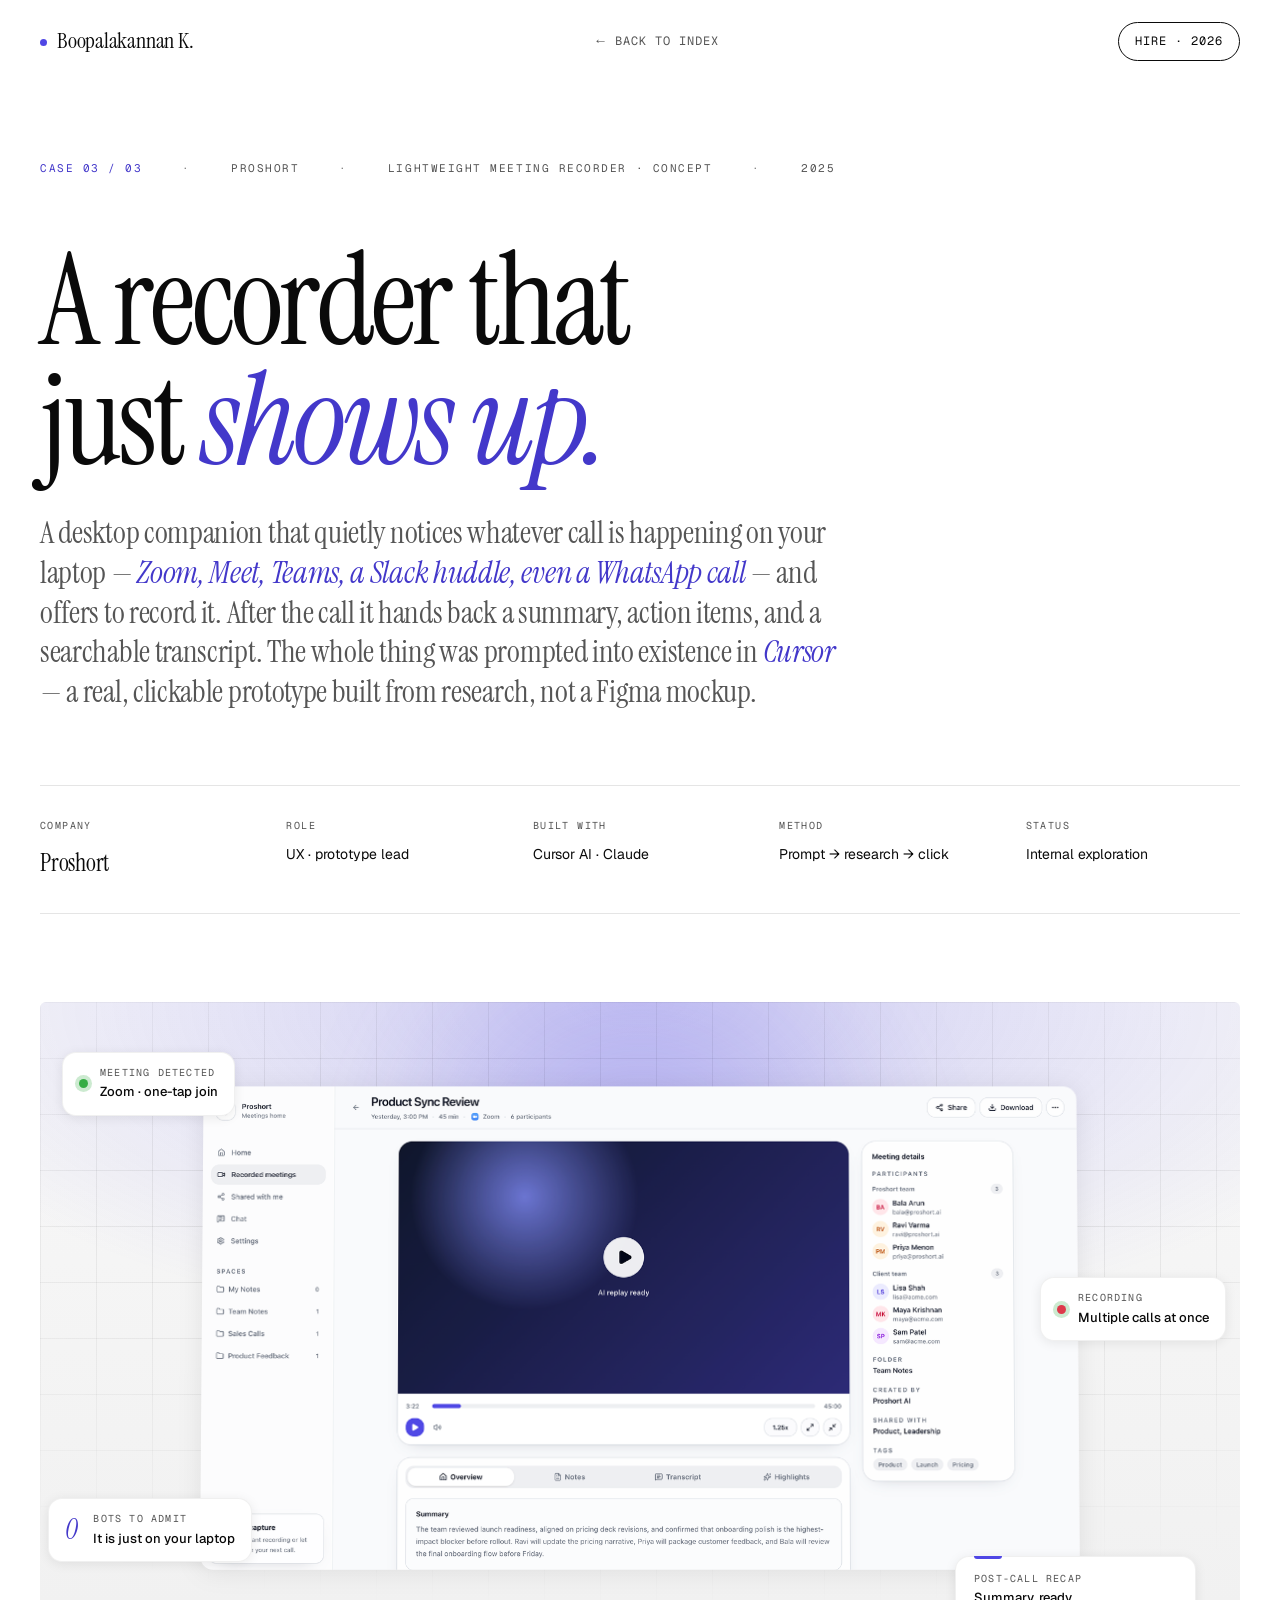
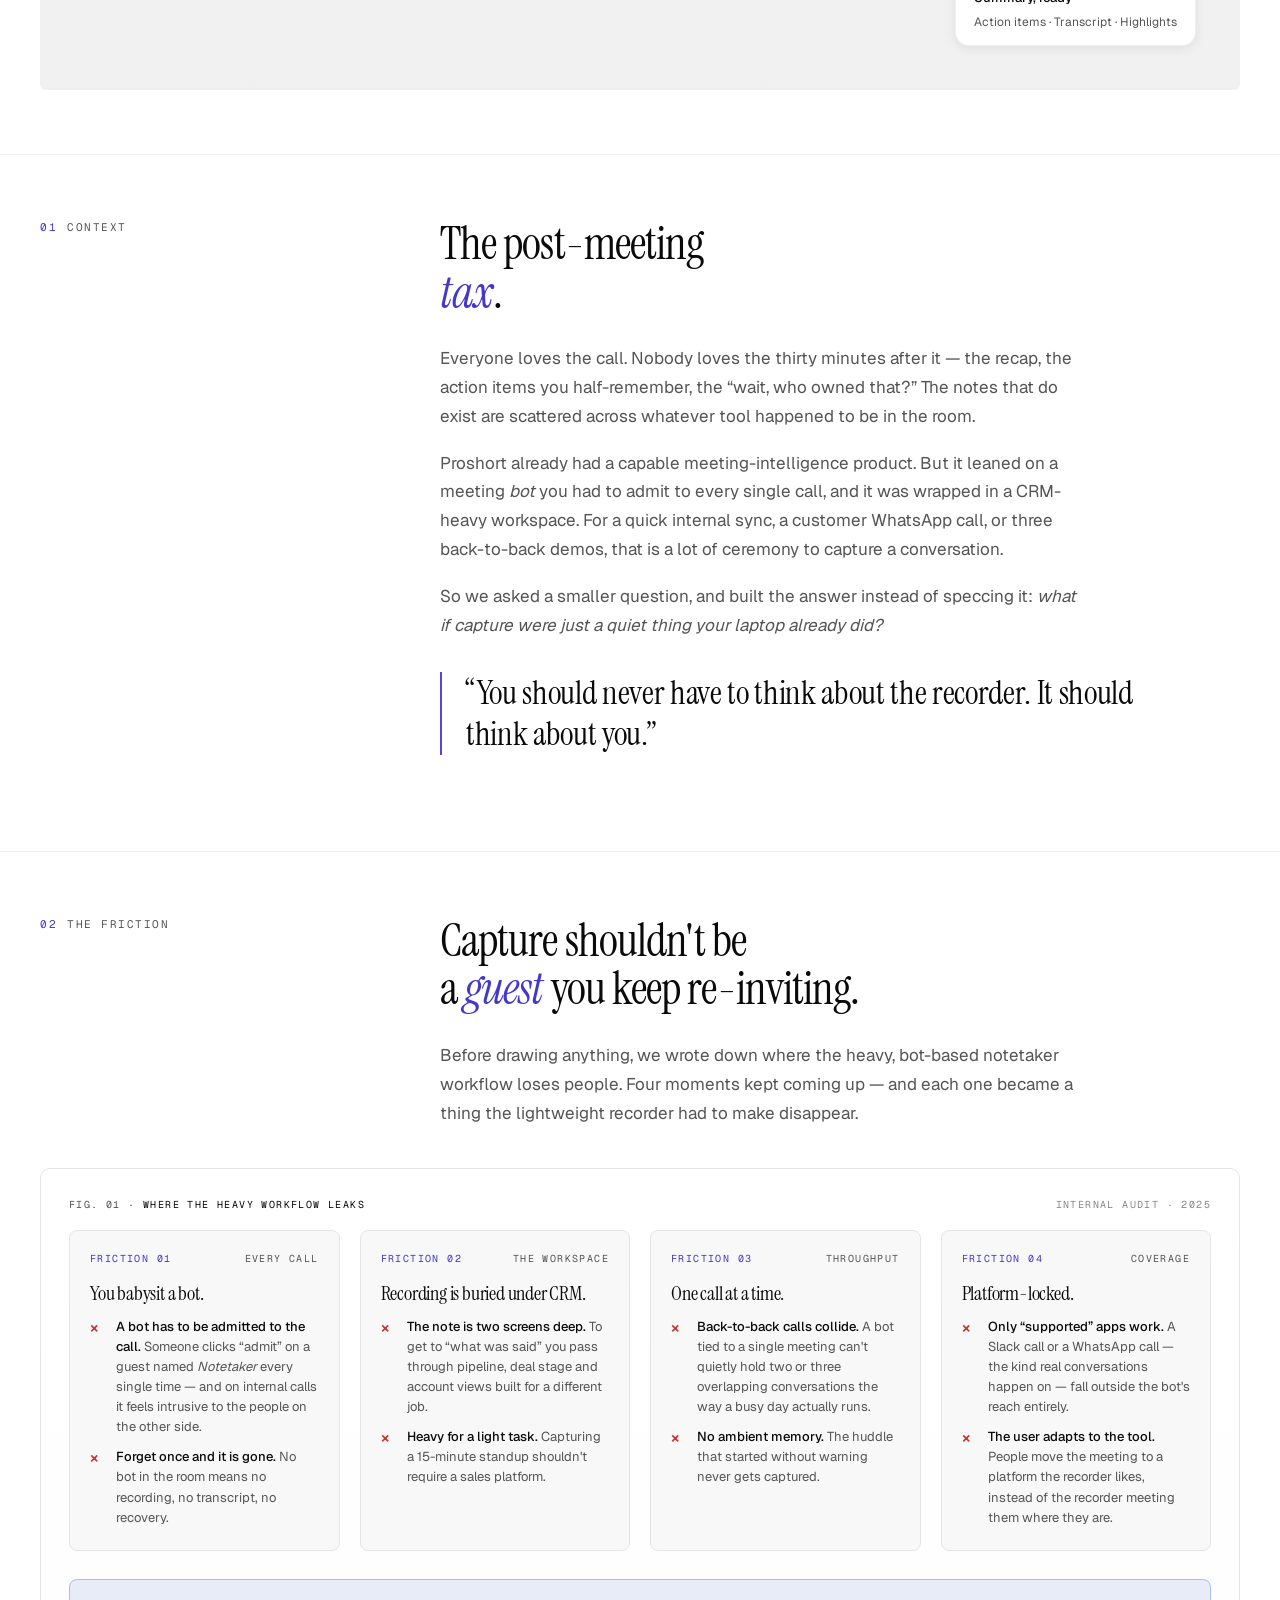
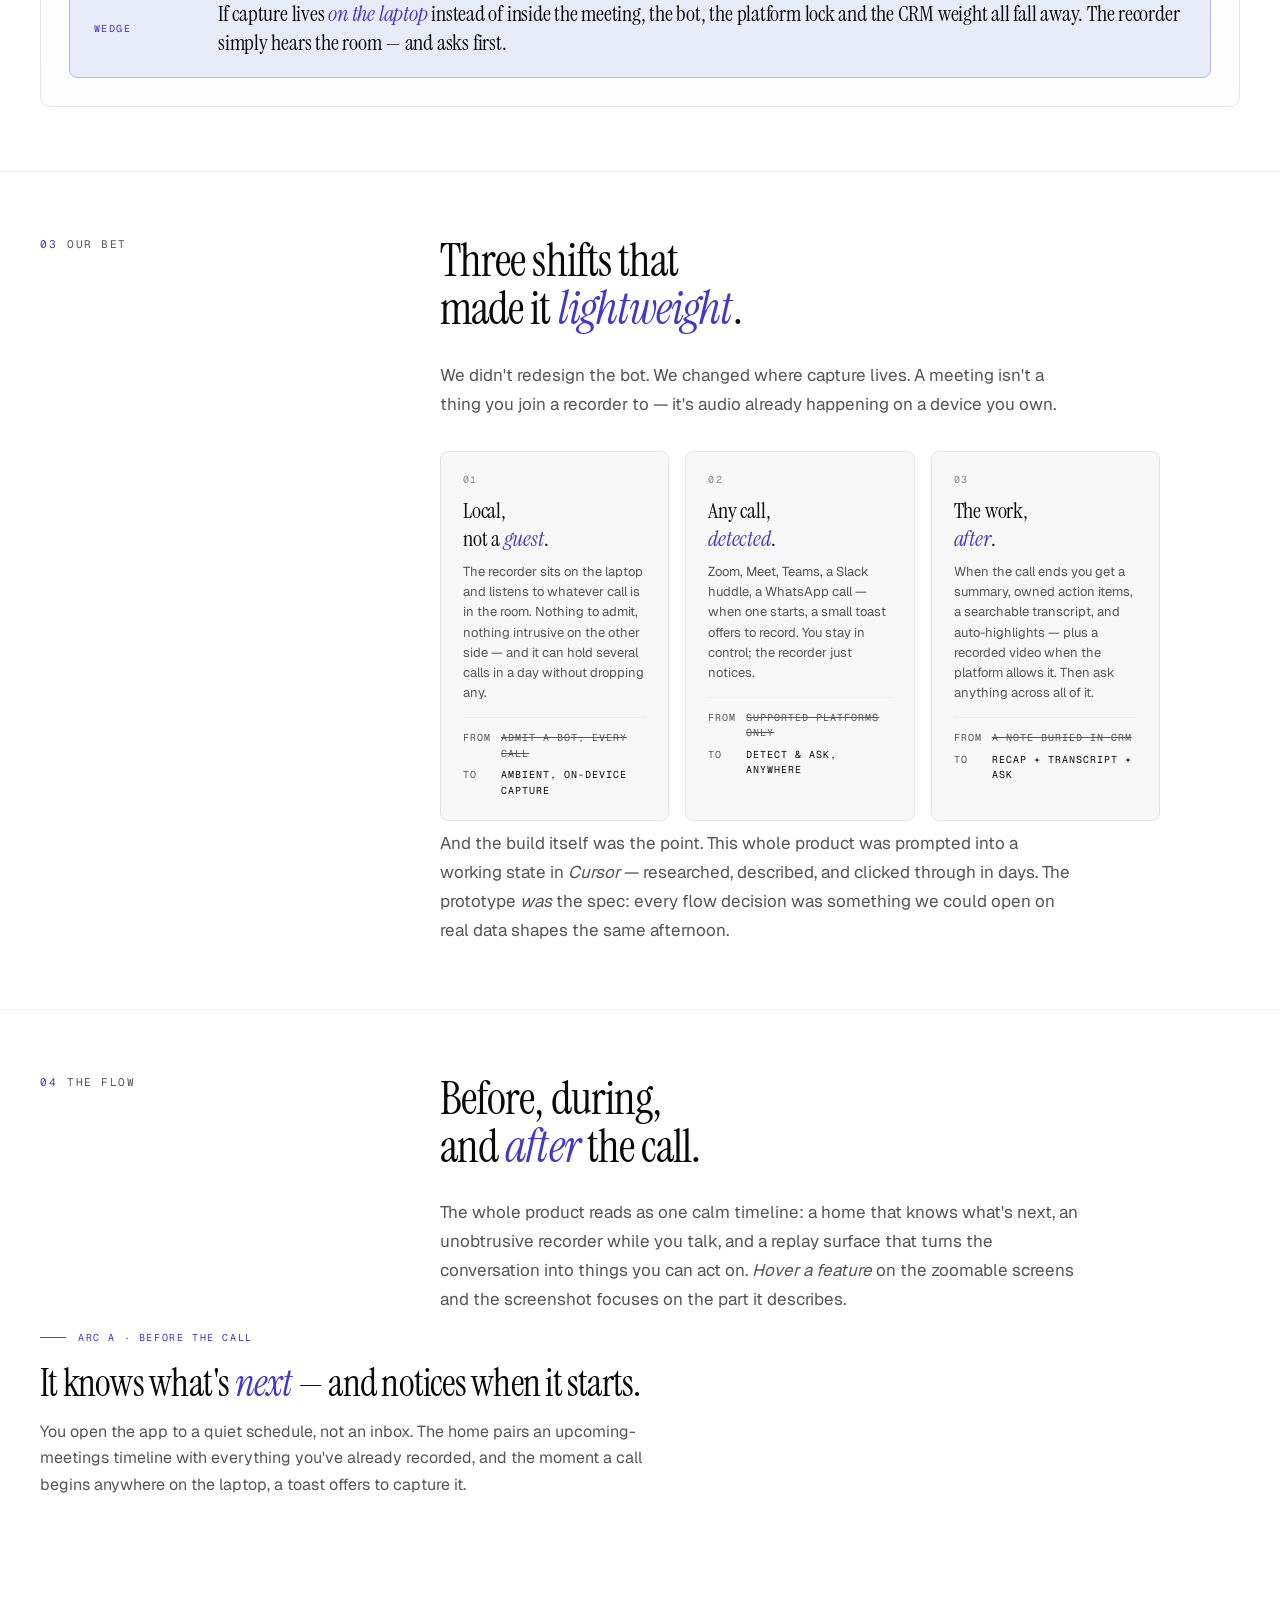
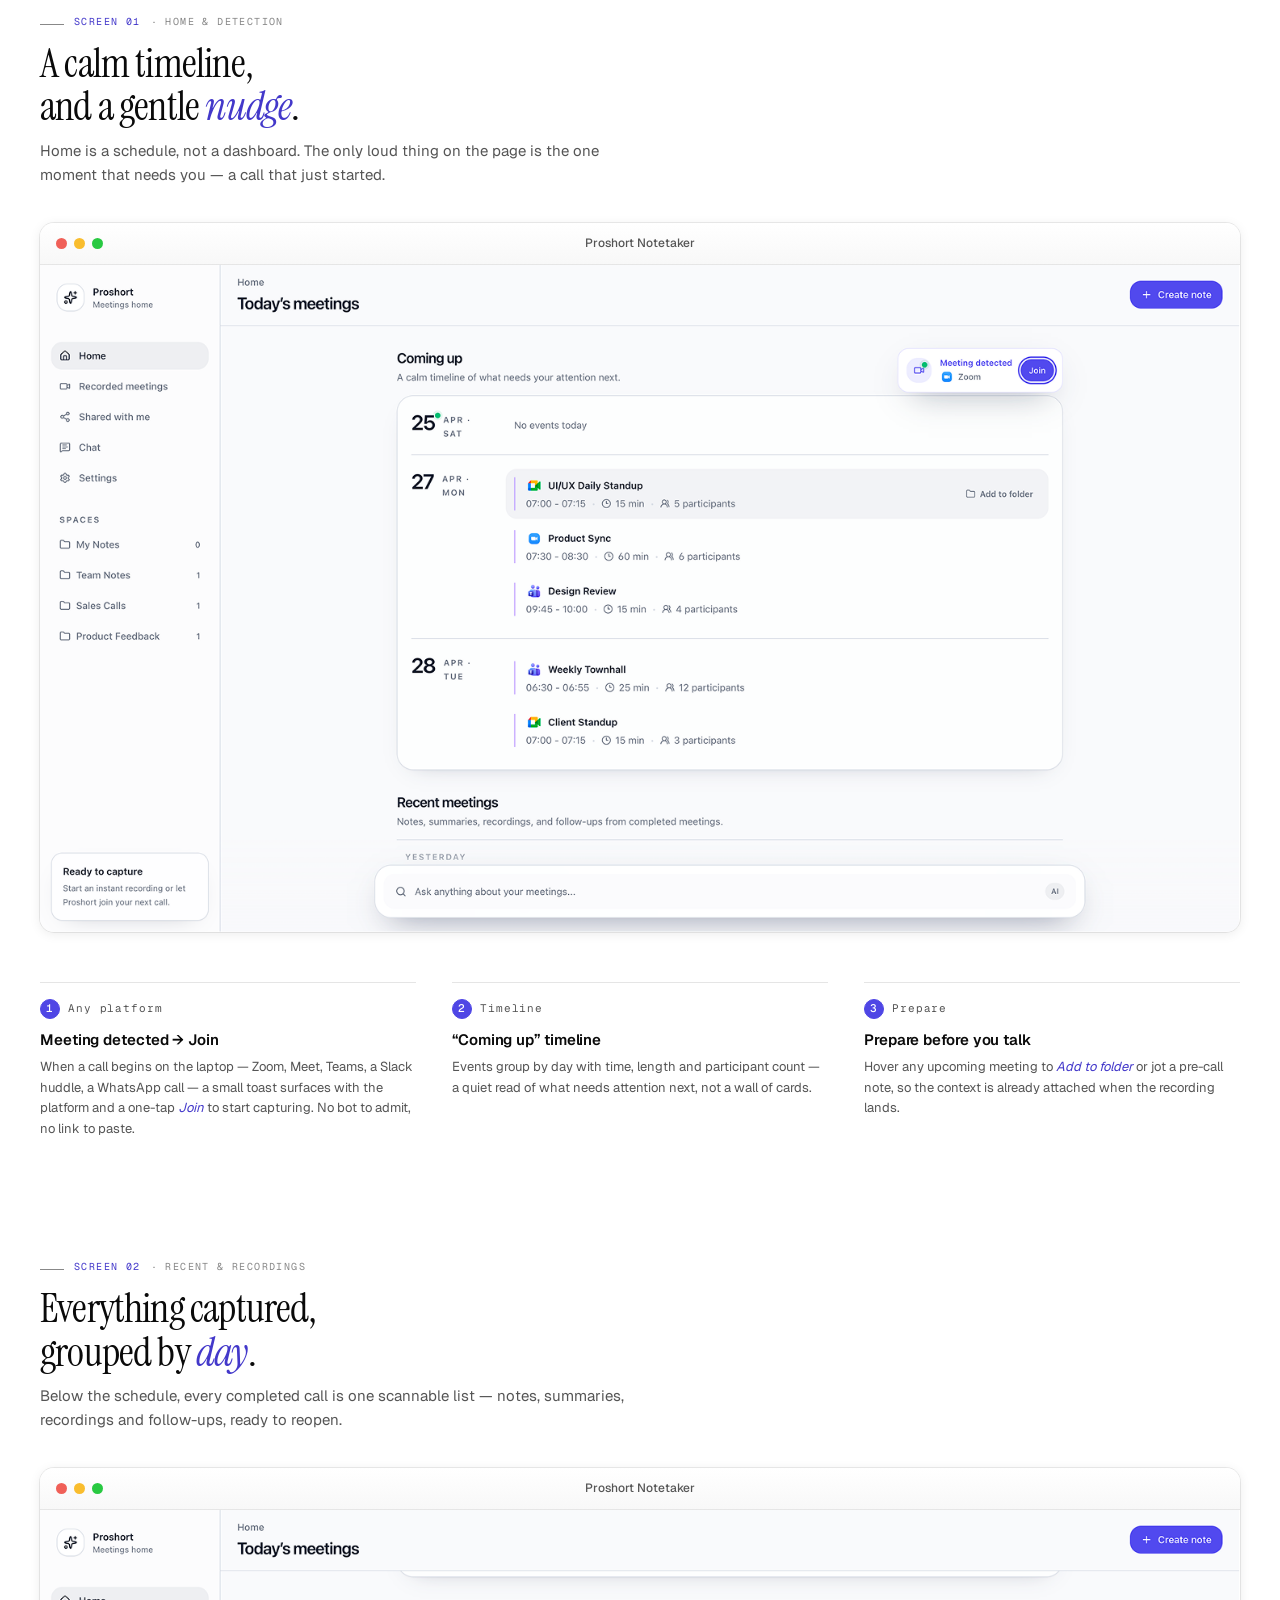
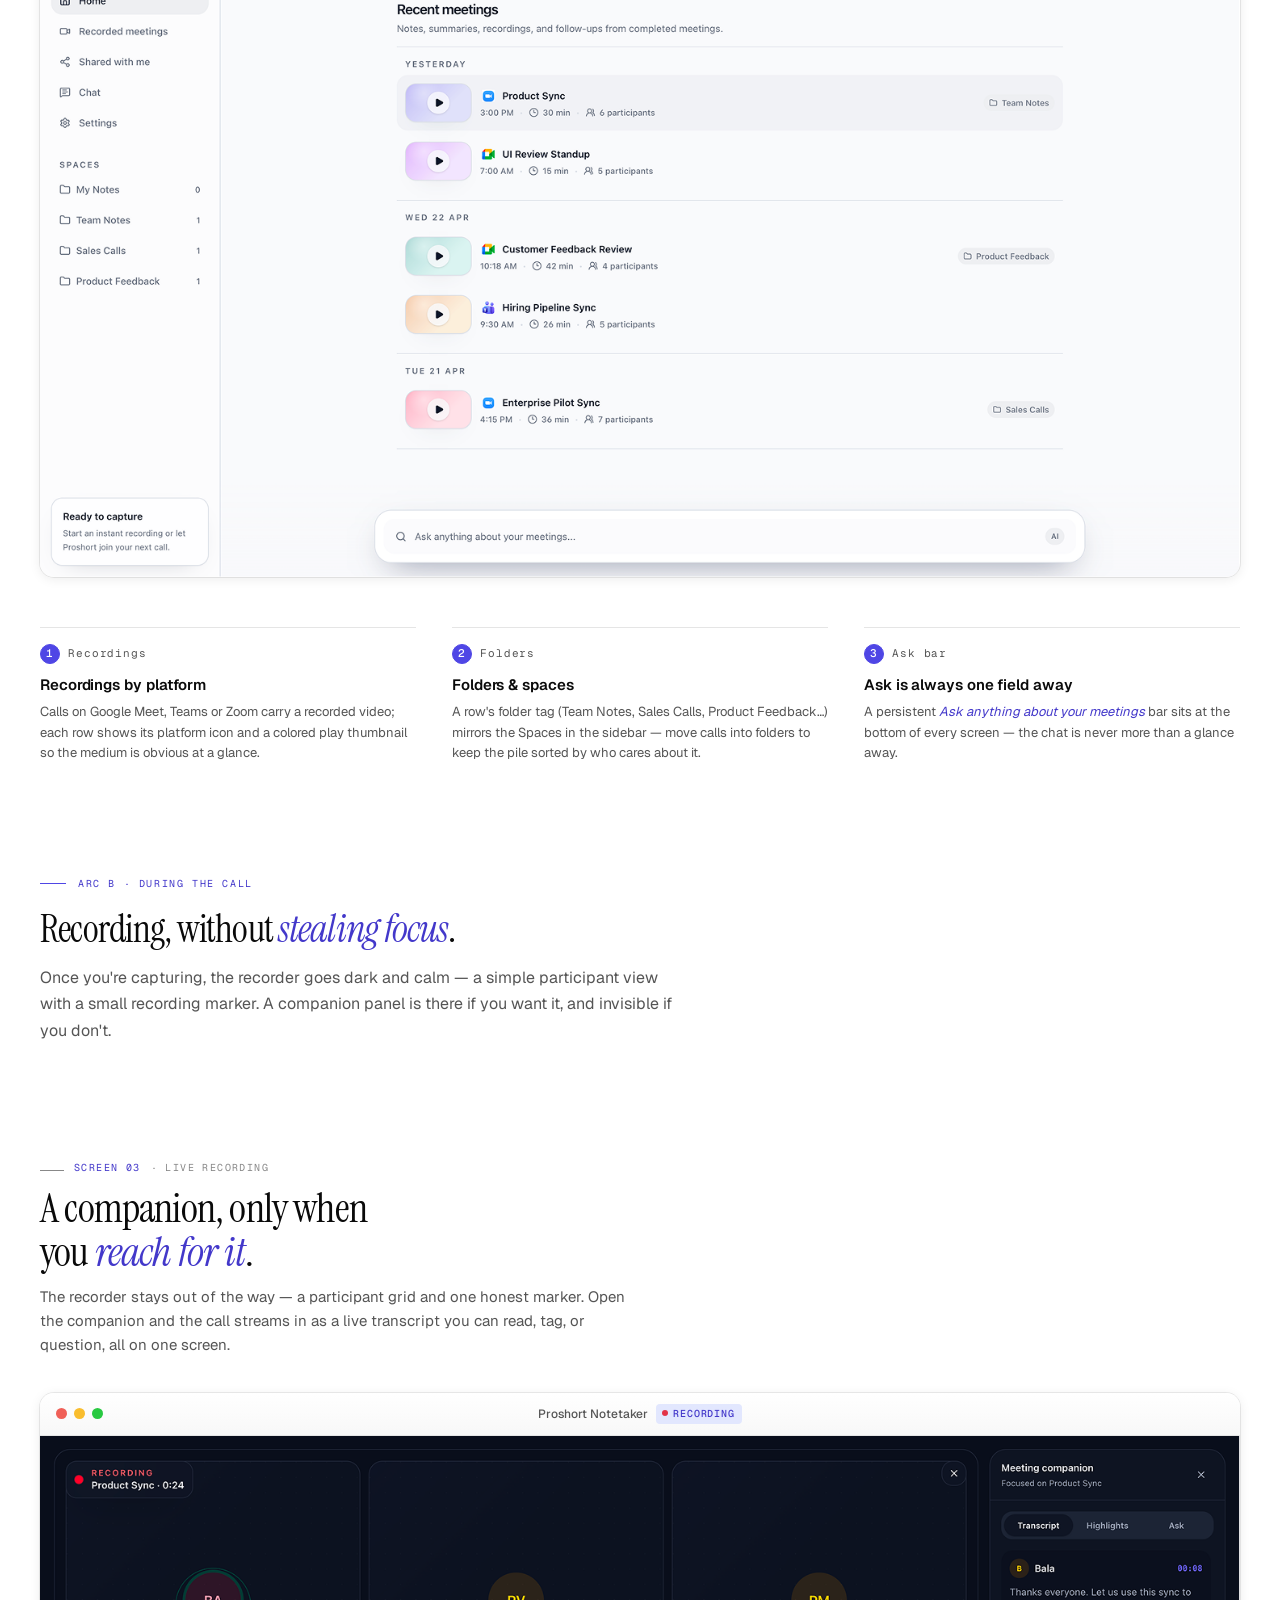
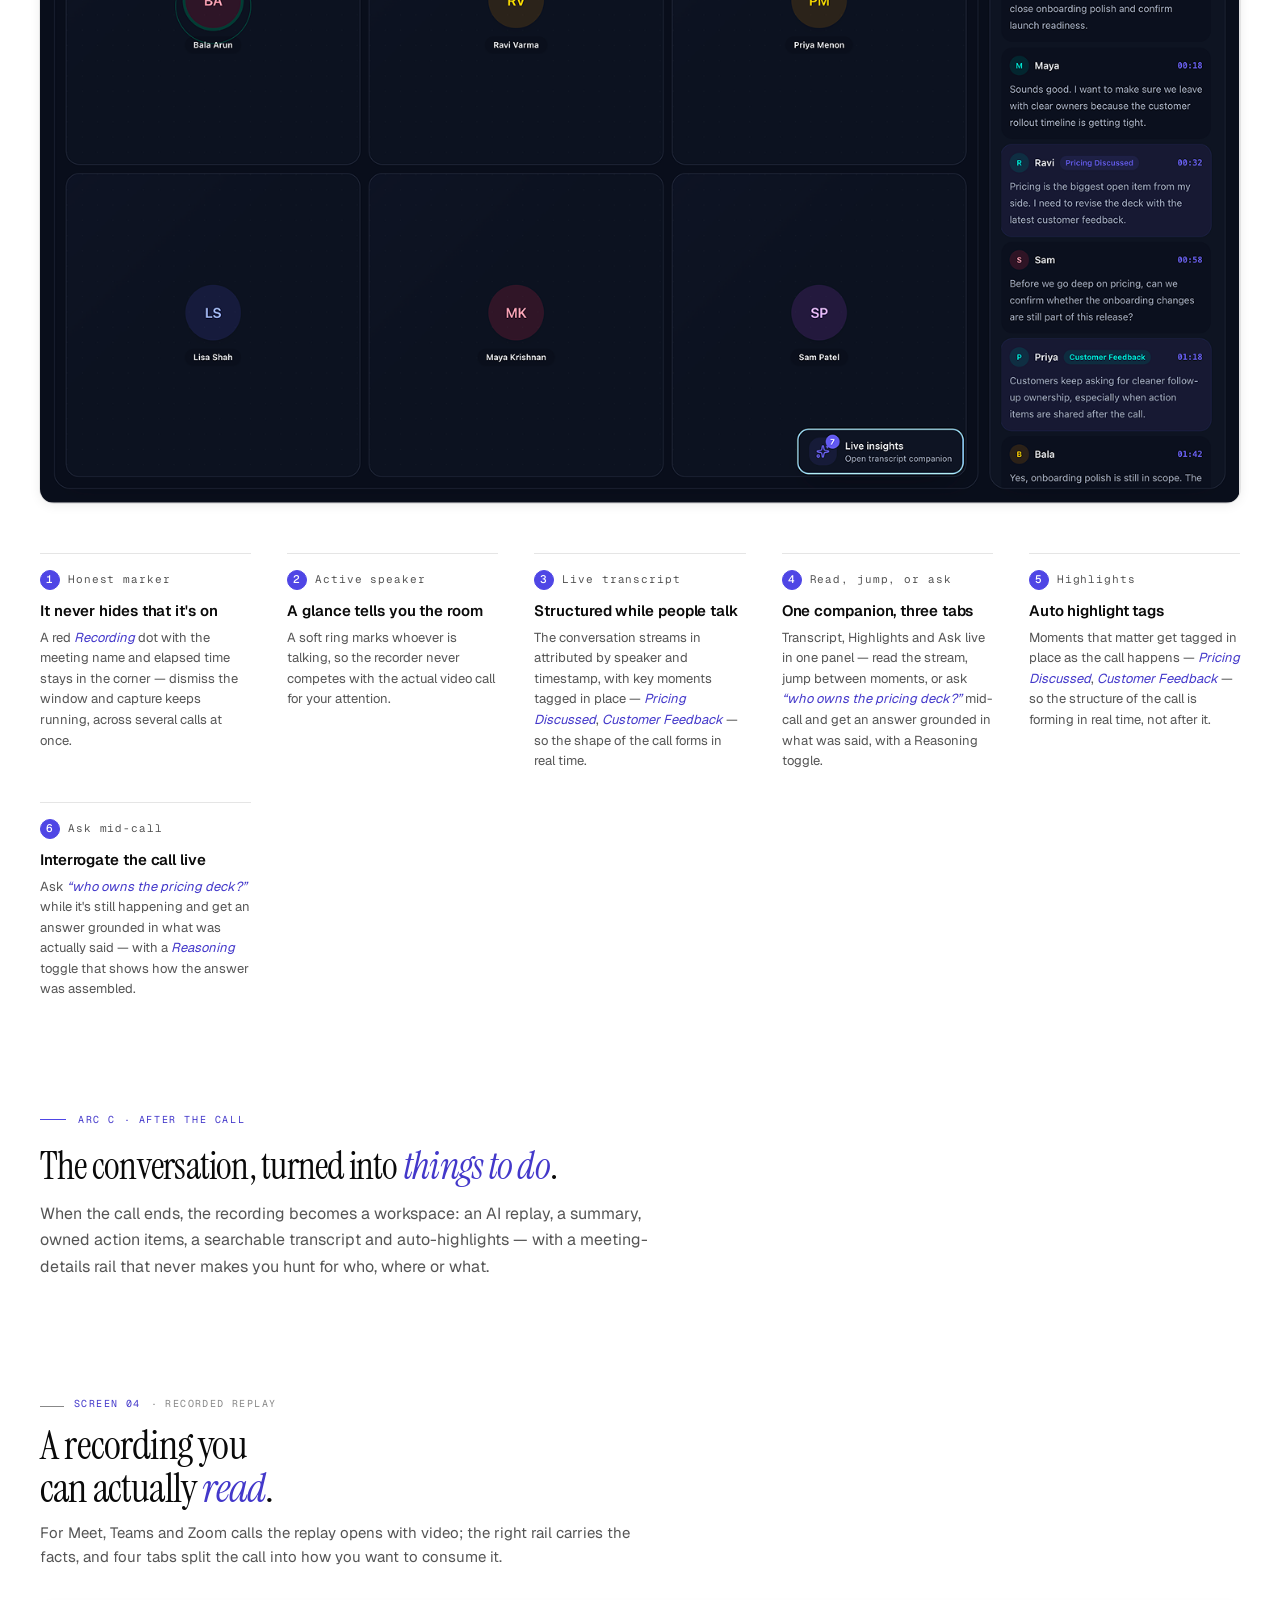
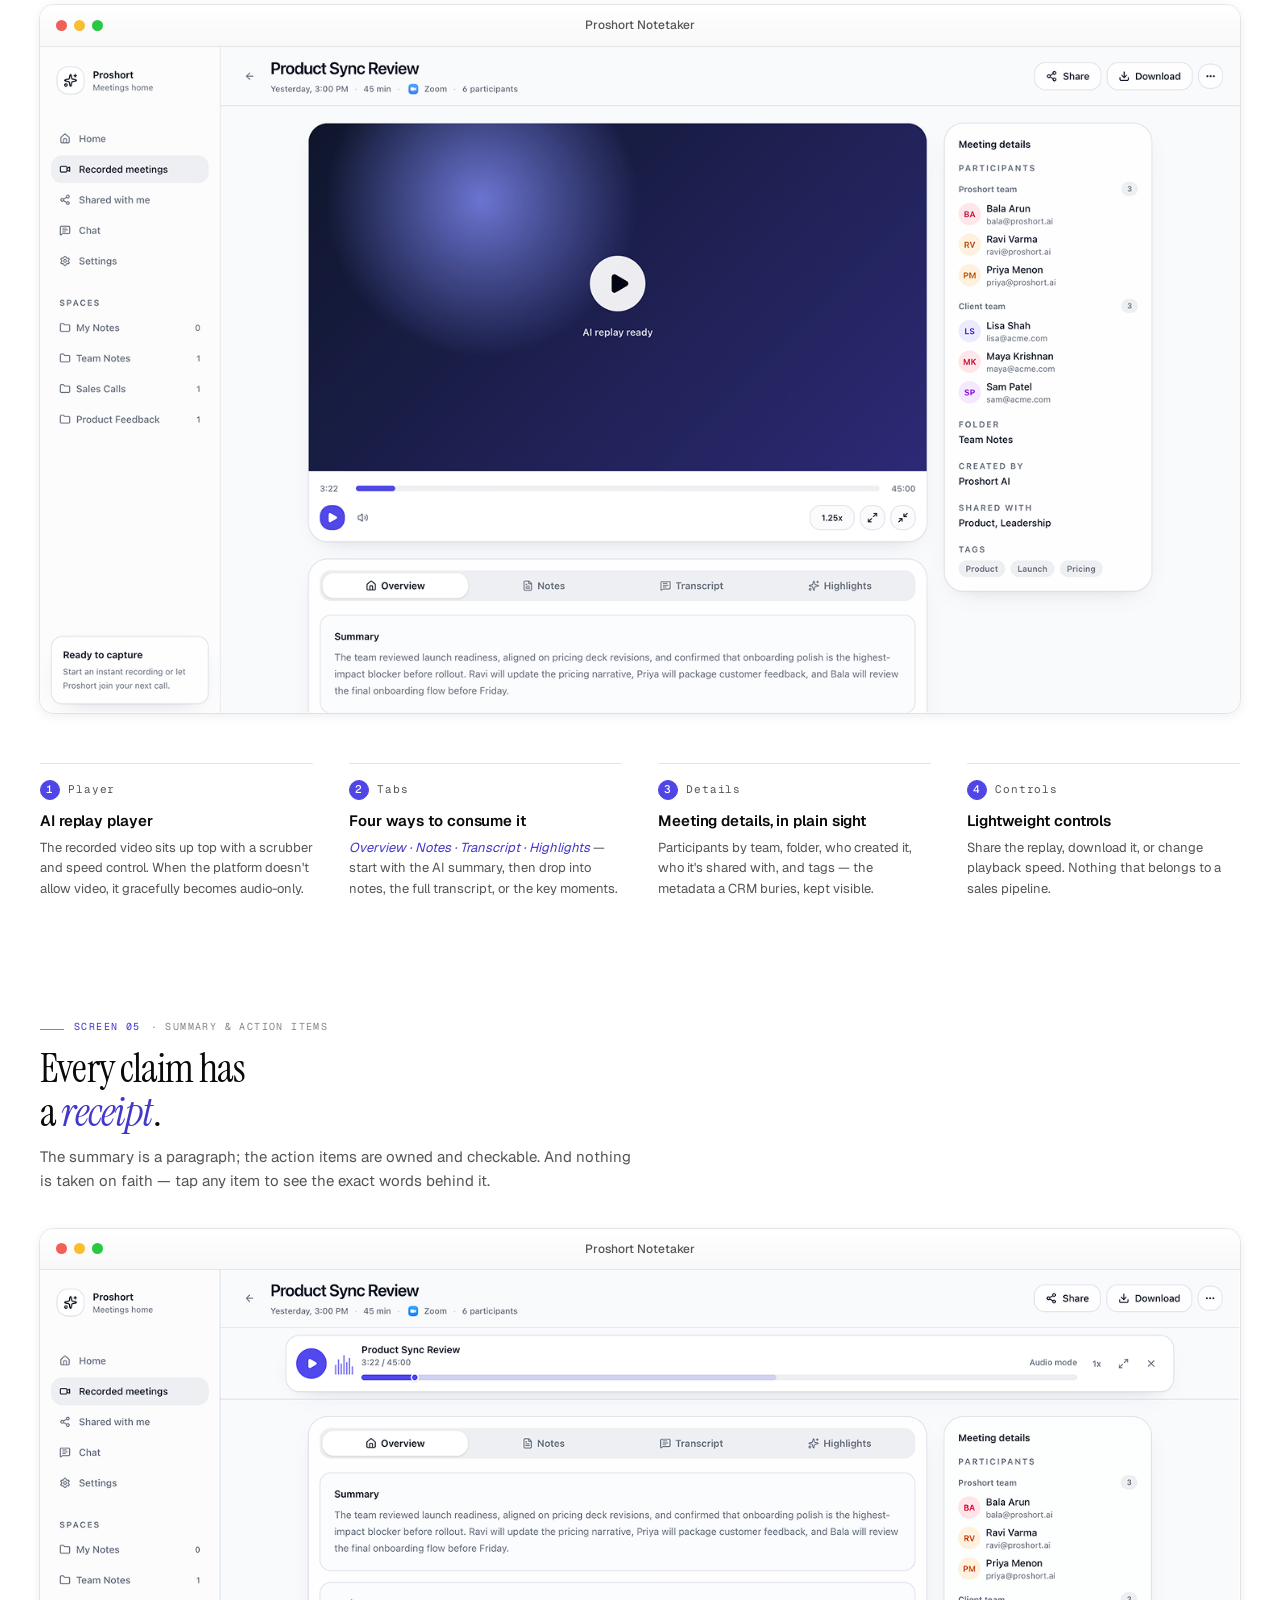
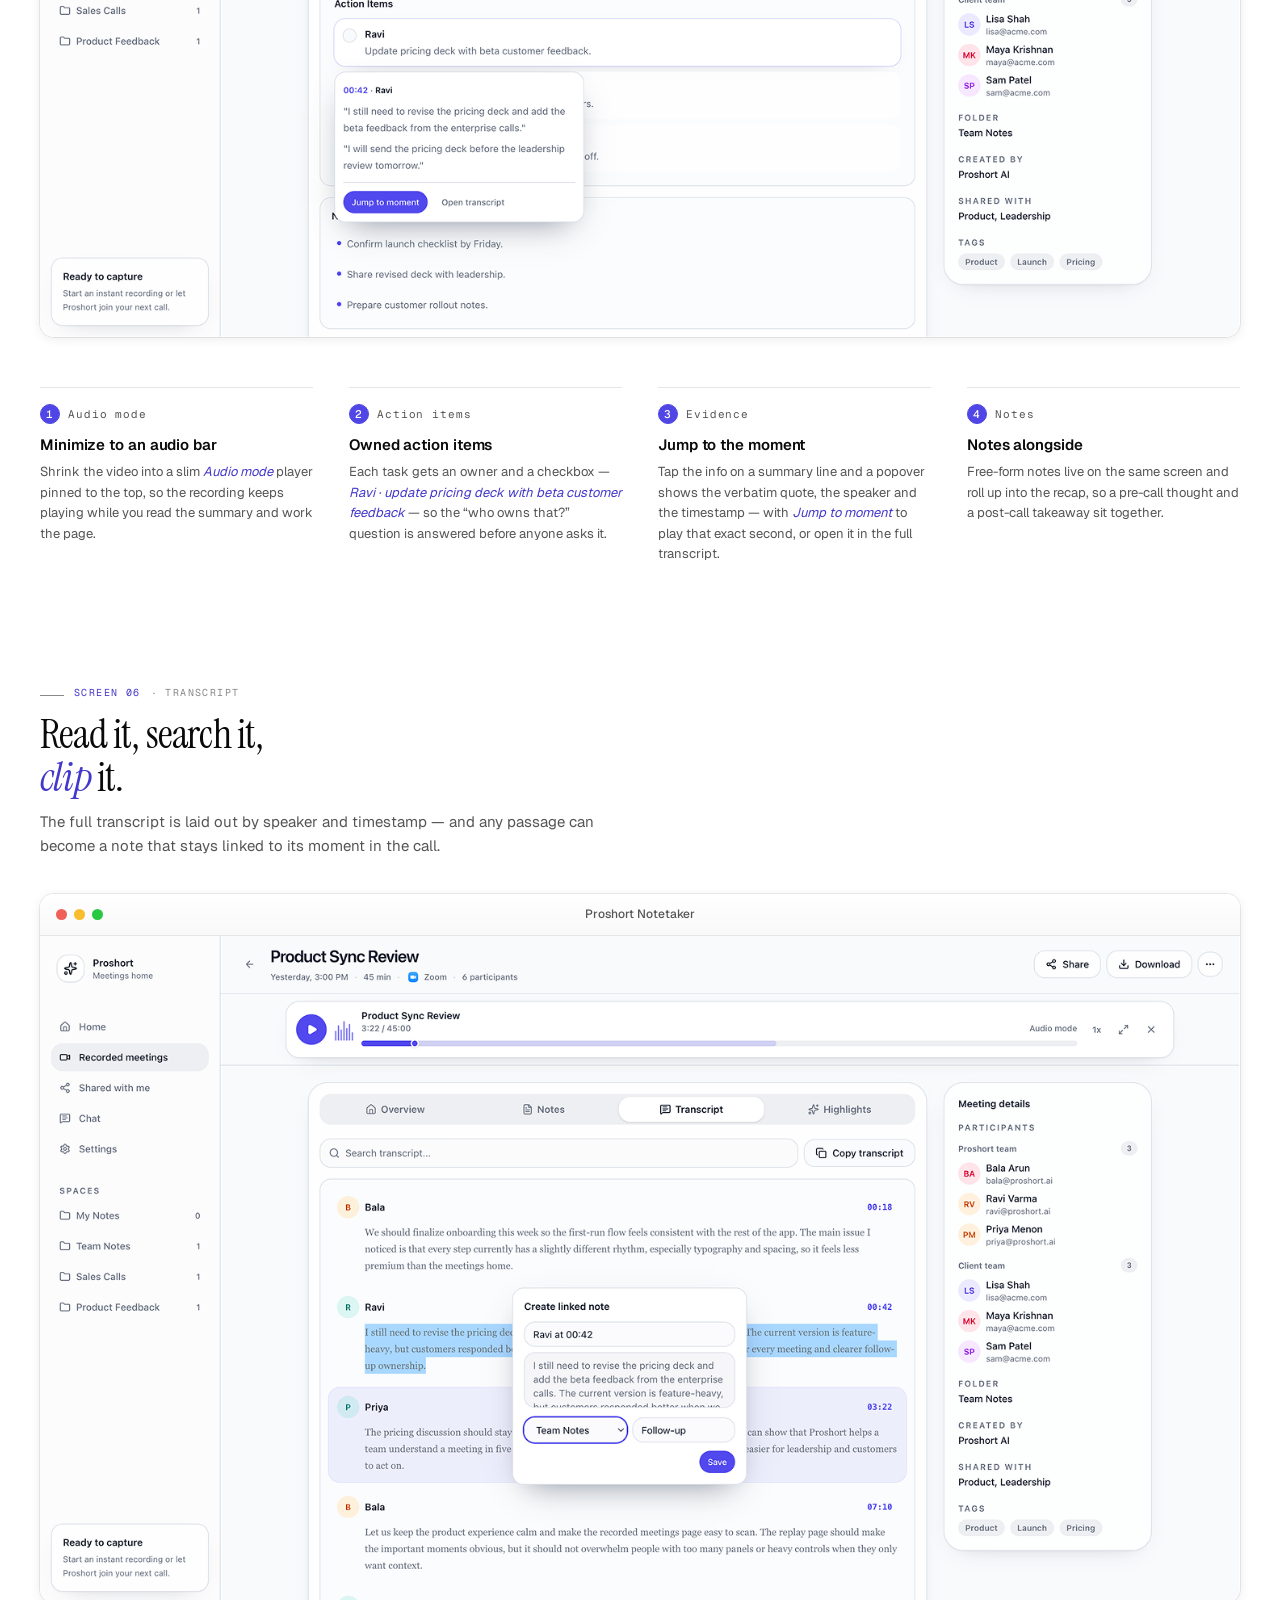
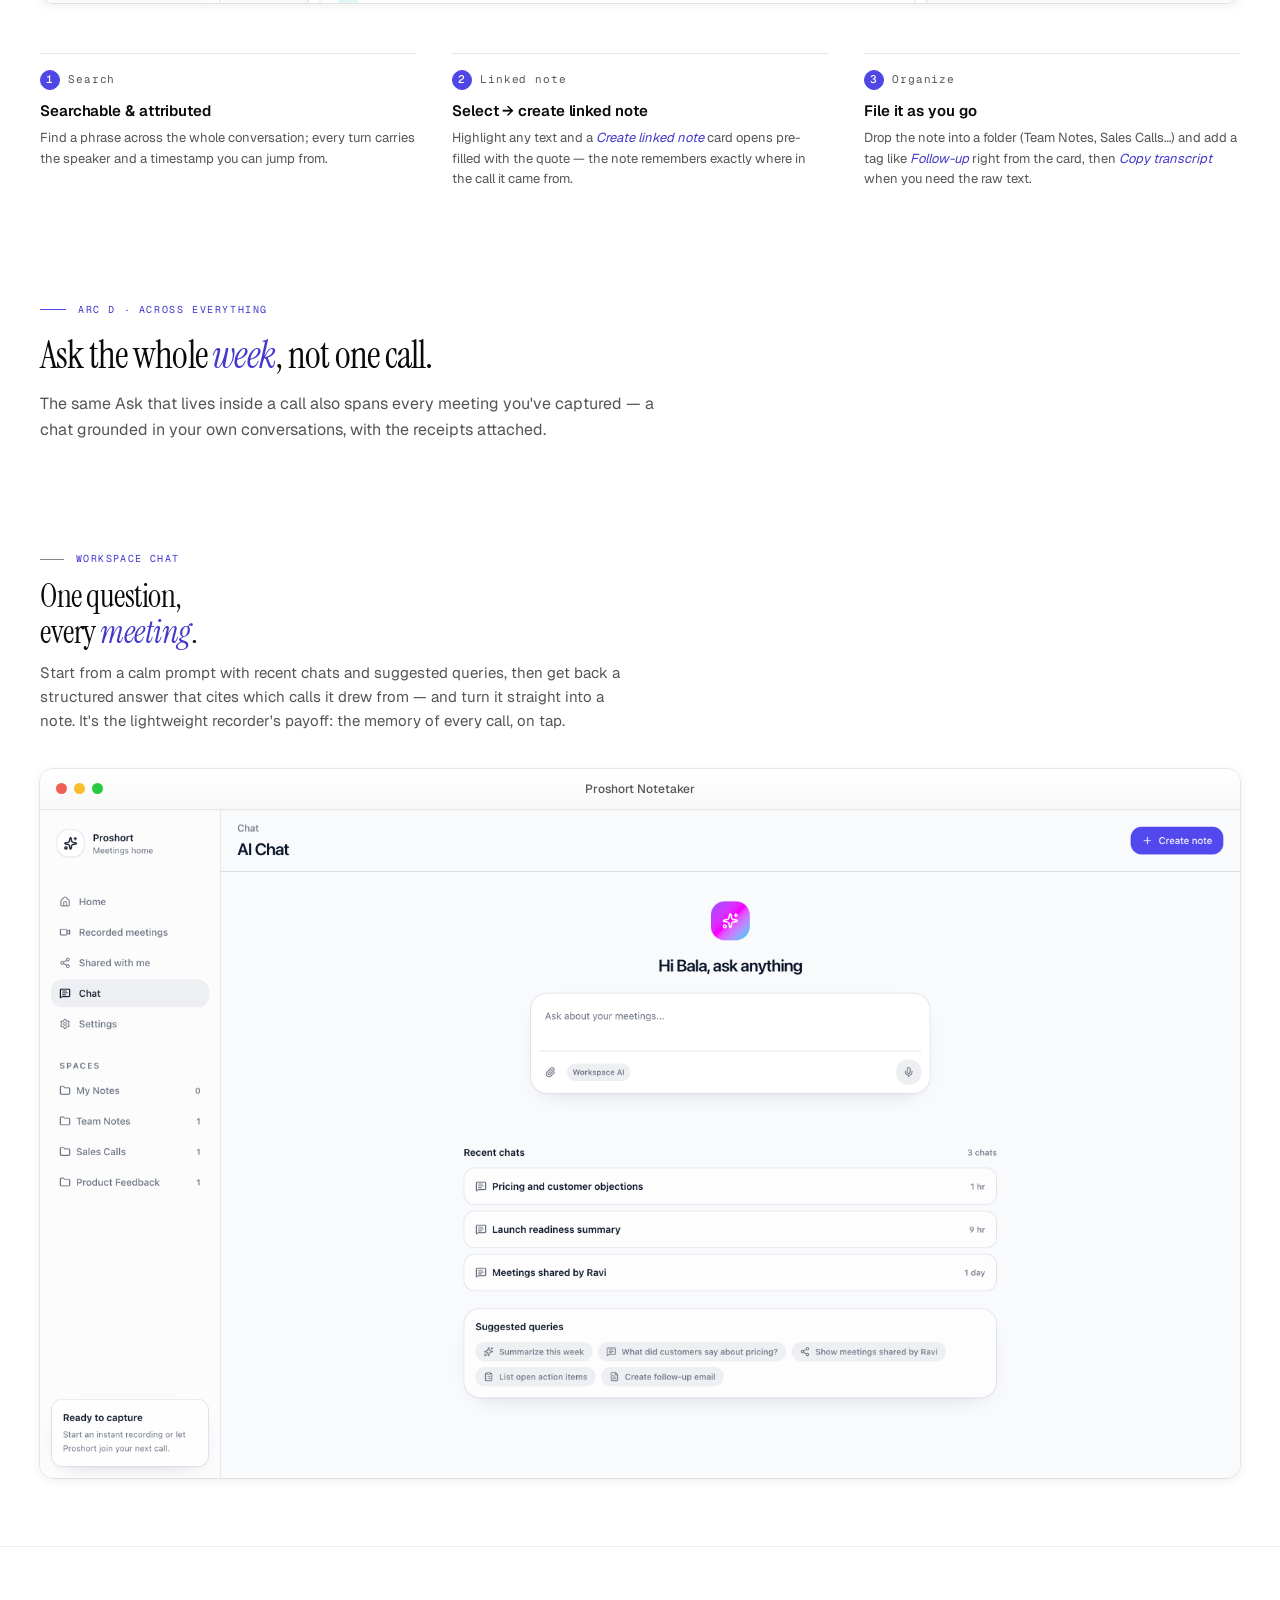
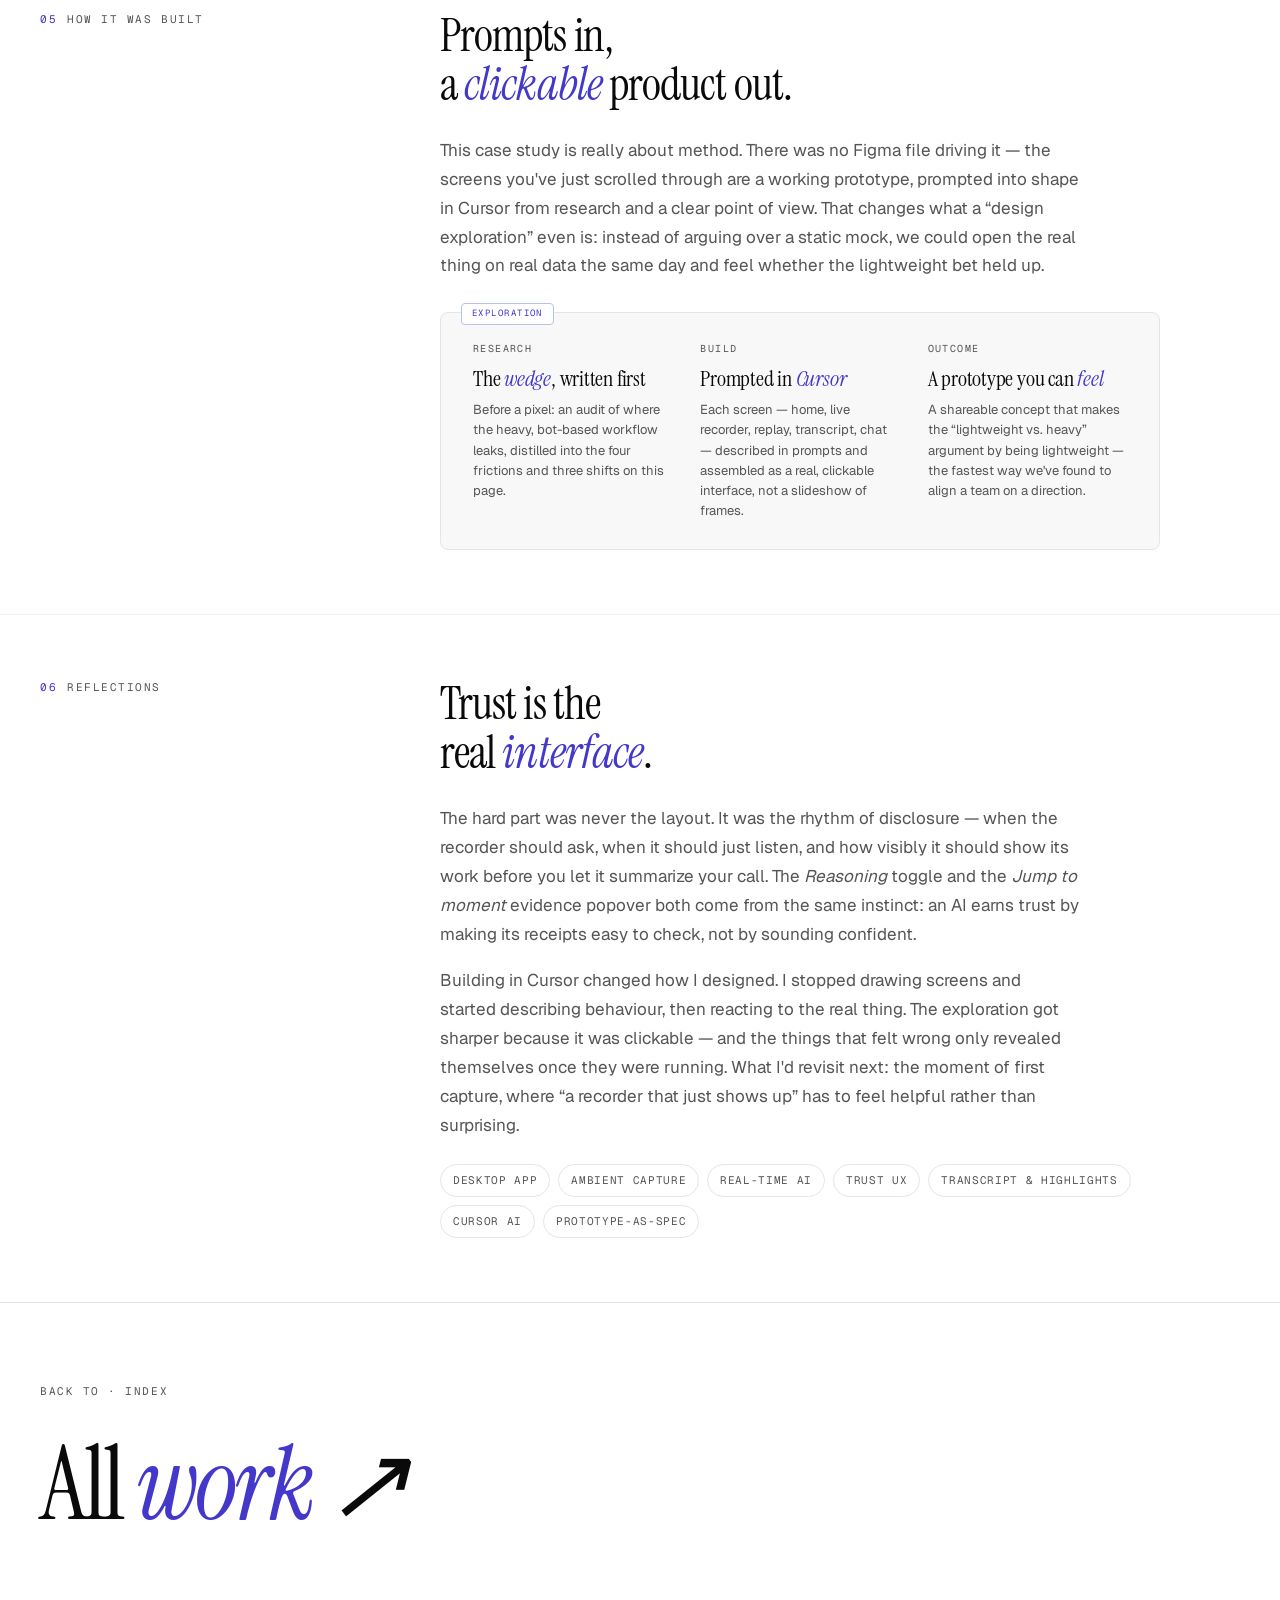
<file: work/notetaker.html>
<!doctype html>
<html lang="en">
<head>
<meta charset="utf-8">
<meta name="viewport" content="width=device-width,initial-scale=1">
<title>Proshort Notetaker — Case study · Boopalakannan Kamaraj</title>
<link rel="preconnect" href="https://fonts.googleapis.com">
<link rel="preconnect" href="https://fonts.gstatic.com" crossorigin>
<link href="https://fonts.googleapis.com/css2?family=Instrument+Serif:ital@0;1&family=Geist:wght@300;400;500;600&family=Geist+Mono:wght@400;500&display=swap" rel="stylesheet">
<link rel="stylesheet" href="case-study.css">
<link rel="stylesheet" href="hero-stage.css">
<style>
  /* ============================================================
     Notetaker uses a warm accent-tinted hero stage to nod to
     the product UI. The screenshots ship with their own rounded
     window chrome + soft shadow baked in (transparent corners),
     so they sit straight on the page — no extra browser frame.
     ============================================================ */
  .stage.cool {
    background:
      radial-gradient(120% 90% at 50% 0%, color-mix(in oklab, var(--accent) 24%, transparent) 0%, transparent 55%),
      linear-gradient(180deg, #F8F8F8 0%, #F0F0F0 100%);
  }
  .stage.cool .stage-glow {
    background: radial-gradient(circle, color-mix(in oklab, var(--accent) 32%, transparent) 0%, transparent 60%);
  }

  /* Hero screenshot — perspective tilt + soft shadow, straightens on hover */
  .hero-app {
    position: relative; z-index: 1;
    display: block; width: min(880px, 100%); height: auto; margin: 0 auto;
    border-radius: 14px;
    filter:
      drop-shadow(0 2px 12px rgba(0,0,0,0.08));
    transform: perspective(2600px) rotateX(2.5deg);
    transform-origin: 50% 100%;
    transition: transform 800ms cubic-bezier(.2,.7,.2,1);
  }
  .stage:hover .hero-app { transform: perspective(2600px) rotateX(0deg); }

  /* Notetaker-specific floating chip placements */
  .chip-detect { top: 50px; left: 22px; animation-delay: -0.5s; }
  .chip-rec { top: 40%; right: 14px; animation-delay: -2s; }
  .chip-nobots { bottom: 128px; left: 8px; animation-delay: -3.5s; }
  .note-recap { bottom: 44px; right: 44px; animation-delay: -1.2s; }
  .chip-rec .chip-dot { background: oklch(0.6 0.2 20); }
  @media (max-width: 1100px) {
    .chip-detect { top: 24px; left: 12px; }
    .chip-rec { top: auto; bottom: 200px; right: 10px; }
    .chip-nobots { display: none; }
    .note-recap { right: 14px; bottom: 20px; max-width: 220px; }
  }

  /* ============================================================
     Friction teardown — text-only evidence grid (no screenshots
     of the incumbent; the wedge is described, not shown)
     ============================================================ */
  .comp-wall {
    position: relative; margin-top: 40px; padding: 28px;
    background: linear-gradient(180deg, var(--paper) 0%, color-mix(in oklab, var(--paper) 80%, var(--bg-warm)) 100%);
    border: 1px solid var(--line); border-radius: 10px;
  }
  .comp-wall-cap {
    position: relative; display: flex; justify-content: space-between; align-items: baseline; margin-bottom: 18px;
    font-family: var(--mono); font-size: 10px; letter-spacing: 0.14em; text-transform: uppercase; color: var(--muted);
  }
  .comp-wall-cap .l span { color: var(--ink); }
  .comp-wall-cap .meta { color: var(--muted-2); }
  .comp-grid { position: relative; display: grid; grid-template-columns: repeat(4, 1fr); gap: 20px; }
  .comp-tile {
    background: var(--surface); border: 1px solid var(--line); border-radius: 8px; padding: 20px 20px 22px;
    display: flex; flex-direction: column;
    transition: transform 280ms cubic-bezier(.2,.7,.2,1), box-shadow 280ms;
  }
  .comp-tile:hover { transform: translateY(-3px); box-shadow: 0 2px 12px rgba(0,0,0,0.08); }
  .comp-tile-head {
    display: flex; justify-content: space-between; align-items: baseline; margin-bottom: 14px;
    font-family: var(--mono); font-size: 10px; letter-spacing: 0.14em; text-transform: uppercase; color: var(--muted);
  }
  .comp-tile-head .step { color: var(--accent-ink); }
  .comp-tile h4 {
    font-family: var(--serif); font-weight: 400; font-size: 20px; line-height: 1.2; letter-spacing: -0.01em;
    margin: 0 0 12px; color: var(--ink);
  }
  .comp-tile-issues { display: flex; flex-direction: column; gap: 10px; }
  .comp-tile-issues .issue {
    display: grid; grid-template-columns: 16px 1fr; gap: 10px;
    font-size: 13px; line-height: 1.55; color: var(--ink-soft);
  }
  .comp-tile-issues .issue::before { content: '×'; color: oklch(0.55 0.18 28); font-weight: 600; font-size: 16px; line-height: 1.4; }
  .comp-tile-issues .issue strong { color: var(--ink); font-weight: 500; }
  .comp-takeaway {
    margin-top: 28px; padding: 20px 24px;
    background: color-mix(in oklab, var(--accent) 8%, var(--surface));
    border: 1px solid color-mix(in oklab, var(--accent) 30%, var(--line)); border-radius: 8px;
    display: grid; grid-template-columns: 100px 1fr; gap: 24px; align-items: center;
  }
  .comp-takeaway .lbl { font-family: var(--mono); font-size: 10px; letter-spacing: 0.14em; text-transform: uppercase; color: var(--accent-ink); }
  .comp-takeaway .body { font-family: var(--serif); font-size: 22px; line-height: 1.3; letter-spacing: -0.01em; color: var(--ink); margin: 0; }
  .comp-takeaway .body em { font-style: italic; color: var(--accent-ink); }
  @media (max-width: 1080px) {
    .comp-grid { grid-template-columns: 1fr 1fr; }
  }
  @media (max-width: 600px) {
    .comp-grid { grid-template-columns: 1fr; }
    .comp-takeaway { grid-template-columns: 1fr; gap: 8px; }
  }

  /* ============================================================
     "Our bet" — three-pillar shift summary
     ============================================================ */
  .bet-pillars { display: grid; grid-template-columns: 1fr 1fr 1fr; gap: 16px; margin: 32px 0 8px; }
  .bet-pillar { background: var(--surface); border: 1px solid var(--line); border-radius: 8px; padding: 20px 22px 22px; }
  .bet-pillar .num { font-family: var(--mono); font-size: 10px; letter-spacing: 0.14em; text-transform: uppercase; color: var(--muted-2); display: block; margin-bottom: 10px; }
  .bet-pillar h4 { font-family: var(--serif); font-weight: 400; font-size: 22px; line-height: 1.25; letter-spacing: -0.01em; margin: 0 0 10px; color: var(--ink); }
  .bet-pillar h4 em { font-style: italic; color: var(--accent-ink); }
  .bet-pillar p { font-size: 13px; line-height: 1.55; color: var(--ink-soft); margin: 0; }
  .bet-pillar .from-to {
    display: grid; grid-template-columns: auto 1fr; gap: 6px 10px; margin-top: 14px; padding-top: 12px; border-top: 1px solid var(--line-soft);
    font-family: var(--mono); font-size: 10px; letter-spacing: 0.1em; text-transform: uppercase;
  }
  .bet-pillar .from-to .k { color: var(--muted); }
  .bet-pillar .from-to .v { color: var(--ink); }
  .bet-pillar .from-to .v.was { color: var(--muted); text-decoration: line-through; }
  @media (max-width: 860px) { .bet-pillars { grid-template-columns: 1fr; } }

  /* ============================================================
     Status callout — "in flight" exploration framing
     ============================================================ */
  .status-card {
    margin-top: 32px; padding: 28px 32px; background: var(--surface); border: 1px solid var(--line); border-radius: 8px;
    display: grid; grid-template-columns: 1fr 1fr 1fr; gap: 28px; position: relative;
  }
  .status-card::before {
    content: 'Exploration'; position: absolute; top: -10px; left: 20px;
    font-family: var(--mono); font-size: 9px; letter-spacing: 0.16em; text-transform: uppercase; color: var(--accent-ink);
    background: var(--bg); padding: 3px 10px; border-radius: 4px; border: 1px solid color-mix(in oklab, var(--accent) 25%, var(--line));
  }
  .status-card .item .l { font-family: var(--mono); font-size: 10px; letter-spacing: 0.14em; text-transform: uppercase; color: var(--muted); display: block; margin-bottom: 8px; }
  .status-card .item .v { font-family: var(--serif); font-size: 22px; line-height: 1.25; letter-spacing: -0.01em; color: var(--ink); display: block; }
  .status-card .item .v em { font-style: italic; color: var(--accent-ink); }
  .status-card .item p { margin: 8px 0 0; font-size: 13px; line-height: 1.55; color: var(--ink-soft); }
  @media (max-width: 860px) { .status-card { grid-template-columns: 1fr; gap: 18px; padding: 24px 20px; } }

  /* ============================================================
     Walkthrough — vertical stack of showcase blocks
     ============================================================ */
  .walk { display: flex; flex-direction: column; gap: 96px; margin-top: 12px; }
  @media (max-width: 900px) { .walk { gap: 64px; } }

  /* ============================================================
     Framing duo — centered intro, then the chat home in a browser
     mock with the weekly-summary widget floating over its right side
     ============================================================ */
  .duo { padding: 4px 0; }
  .duo-desc { max-width: 760px; margin: 0 0 36px; text-align: left; }
  .duo-desc .eyebrow { font-family: var(--mono); font-size: 10px; letter-spacing: 0.14em; text-transform: uppercase; color: var(--accent-ink); }
  .duo-desc h4 { font-family: var(--serif); font-weight: 400; font-size: clamp(24px, 2.6vw, 32px); line-height: 1.12; letter-spacing: -0.015em; margin: 12px 0 10px; color: var(--ink); }
  .duo-desc h4 em { font-style: italic; color: var(--accent-ink); }
  .duo-desc p { margin: 0; font-size: 15px; line-height: 1.6; color: var(--ink-soft); max-width: 60ch; }

  /* Section sub-intro — left-aligned to the content edge, sharing the
     same left margin as the full-width screenshots and detail grids */
  .arc-intro { margin: 4px 0 8px; max-width: 760px; text-align: left; }
  .arc-intro .eyebrow-line { font-family: var(--mono); font-size: 10px; letter-spacing: 0.16em; text-transform: uppercase; color: var(--accent-ink); display: flex; align-items: center; justify-content: flex-start; gap: 12px; margin-bottom: 18px; }
  .arc-intro .eyebrow-line::before { content: ''; width: 26px; height: 1px; background: var(--accent); }
  .arc-intro h3 { font-family: var(--serif); font-weight: 400; font-size: clamp(28px, 3vw, 40px); line-height: 1.08; letter-spacing: -0.02em; margin: 0 0 14px; color: var(--ink); }
  .arc-intro h3 em { font-style: italic; color: var(--accent-ink); }
  .arc-intro p { font-size: 16px; line-height: 1.65; color: var(--ink-soft); margin: 0; max-width: 640px; }

  /* ============================================================
     Showcase — big screenshot inside a browser-window mock, with
     the numbered write-up placed BELOW the screen (no markers over
     the screenshot). The screen is never shrunk by a side column.
     ============================================================ */
  .showcase { width: 100%; position: relative; margin: 12px auto; }
  .sc-head { max-width: 760px; margin: 0 0 36px; text-align: left; }
  .sc-head .eyebrow { justify-content: flex-start; font-family: var(--mono); font-size: 10px; letter-spacing: 0.14em; text-transform: uppercase; color: var(--accent-ink); display: flex; gap: 10px; align-items: baseline; }
  .sc-head .eyebrow .step { color: var(--muted-2); }
  .sc-head h3.wt { font-family: var(--serif); font-weight: 400; font-size: clamp(28px, 3.2vw, 44px); line-height: 1.07; letter-spacing: -0.02em; margin: 12px 0 10px; color: var(--ink); }
  .sc-head h3.wt em { font-style: italic; color: var(--accent-ink); }
  .sc-head .lead { font-size: 15px; line-height: 1.6; color: var(--ink-soft); margin: 0; max-width: 60ch; }

  /* Browser-window mock (matches the Proshort AI detail page) */
  .scwin { position: relative; width: 100%; margin: 0; background: #FFFFFF; border-radius: 14px;
    box-shadow: 0 2px 12px rgba(0,0,0,0.08), 0 0 0 1px color-mix(in oklab, var(--ink) 8%, transparent); }
  .scwin-bar { display: grid; grid-template-columns: 64px 1fr 64px; align-items: center; padding: 11px 16px;
    background: linear-gradient(180deg, #FFFFFF 0%, #F8F8F8 100%); border-bottom: 1px solid color-mix(in oklab, var(--ink) 10%, transparent); border-radius: 14px 14px 0 0; }
  .scwin-bar .dots { display: flex; gap: 7px; }
  .scwin-bar .dots i { width: 11px; height: 11px; border-radius: 50%; background: #E5E5E5; }
  .scwin-bar .dots i:nth-child(1) { background: #f06058; }
  .scwin-bar .dots i:nth-child(2) { background: #f9bd2e; }
  .scwin-bar .dots i:nth-child(3) { background: #28c941; }
  .scwin-bar .url { justify-self: center; max-width: 100%; display: inline-flex; align-items: center; gap: 8px;
    font-family: var(--mono); font-size: 12px; color: var(--ink-soft); background: color-mix(in oklab, var(--ink) 4%, #FFFFFF);
    border: 1px solid color-mix(in oklab, var(--ink) 8%, transparent); border-radius: 999px; padding: 6px 16px; white-space: nowrap; overflow: hidden; }
  .scwin-bar .url .lock { color: var(--accent-ink); font-size: 10px; }
  .scwin-bar .url .path { color: var(--muted); }
  .scwin-bar .app-name { justify-self: center; font-family: var(--sans); font-size: 12px; font-weight: 500; color: var(--ink-soft); display: inline-flex; align-items: center; gap: 8px; white-space: nowrap; }
  .scwin-bar .app-name .badge { font-family: var(--mono); font-size: 10px; letter-spacing: 0.08em; text-transform: uppercase; padding: 2px 7px 2px 6px; border-radius: 4px; background: color-mix(in oklab, var(--accent) 14%, #FFFFFF); color: var(--accent-ink); }
  .scwin-bar .app-name .badge .rdot { display: inline-block; width: 6px; height: 6px; border-radius: 50%; background: oklch(0.6 0.21 20); margin-right: 5px; vertical-align: 1px; animation: pulse 1.6s infinite; }
  @keyframes pulse { 0%, 100% { opacity: 1; } 50% { opacity: 0.35; } }
  .scwin > img { display: block; width: 100%; height: auto; border-radius: 0 0 14px 14px; }

  /* Detailed write-up below the screen */
  .sc-detail { display: grid; grid-template-columns: repeat(auto-fit, minmax(210px, 1fr)); gap: 30px 36px; max-width: none; margin: 50px 0 0; }
  .scd { position: relative; padding-top: 16px; border-top: 1px solid var(--line); }
  .scd .num { font-family: var(--mono); font-size: 11px; letter-spacing: 0.08em; color: var(--muted); display: flex; align-items: center; gap: 8px; margin-bottom: 9px; }
  .scd .num b { display: inline-flex; align-items: center; justify-content: center; width: 20px; height: 20px; border-radius: 50%; background: var(--accent); border: 1px solid var(--accent); color: #fff; font-weight: 500; }
  .scd h5 { margin: 0 0 6px; font-family: var(--sans); font-size: 15px; font-weight: 600; letter-spacing: -0.006em; color: var(--ink); }
  .scd p { margin: 0; font-size: 13px; line-height: 1.58; color: var(--ink-soft); }
  .scd em { font-style: italic; color: var(--accent-ink); }

  @media (max-width: 1040px) {
    .showcase { width: 100%; }
    .scwin { width: 100%; }
    .sc-detail { grid-template-columns: 1fr 1fr; gap: 22px 24px; margin-top: 30px; }
  }
  @media (max-width: 600px) { .sc-detail { grid-template-columns: 1fr; } }
</style>
<script data-goatcounter="https://boopalakannan.goatcounter.com/count"
        async src="//gc.zgo.at/count.js"></script>
</head>
<body>

<nav class="nav" id="nav" data-screen-label="nav">
  <a class="brand" href="../index.html"><span class="dot"></span>Boopalakannan&nbsp;K.</a>
  <a class="back" href="../index.html"><span class="ar">←</span> Back to index</a>
  <div class="nav-actions">
    <a class="cta" href="../index.html#contact">Hire · 2026</a>
  </div>
</nav>

<main>

<!-- ============ HEADER ============ -->
<section class="cs-header" data-screen-label="01 header">
  <div class="wrap">
    <div class="cs-meta-row reveal">
      <span class="num">Case 03 / 03</span>
      <span class="dash">·</span>
      <span>Proshort</span>
      <span class="dash">·</span>
      <span>Lightweight meeting recorder · concept</span>
      <span class="dash">·</span>
      <span>2025</span>
    </div>
    <h1 class="cs-title reveal" data-delay="1">
      A recorder that<br>
      just <em>shows up.</em>
    </h1>
    <p class="cs-lede reveal" data-delay="2">
      A desktop companion that quietly notices whatever call is happening on your laptop — <em>Zoom, Meet, Teams, a Slack huddle, even a WhatsApp call</em> — and offers to record it. After the call it hands back a summary, action items, and a searchable transcript. The whole thing was prompted into existence in <em>Cursor</em> — a real, clickable prototype built from research, not a Figma mockup.
    </p>

    <div class="cs-facts reveal" data-delay="3">
      <div class="item"><span class="l">Company</span><span class="v serif">Proshort</span></div>
      <div class="item"><span class="l">Role</span><span class="v">UX · prototype lead</span></div>
      <div class="item"><span class="l">Built with</span><span class="v">Cursor AI · Claude</span></div>
      <div class="item"><span class="l">Method</span><span class="v">Prompt → research → click</span></div>
      <div class="item"><span class="l">Status</span><span class="v">Internal exploration</span></div>
    </div>
  </div>
</section>

<!-- ============ HERO IMAGE ============ -->
<section class="cs-hero-image" data-screen-label="02 hero image">
  <div class="wrap">
    <div class="stage cool reveal">
      <div class="stage-grid" aria-hidden="true"></div>
      <div class="stage-glow" aria-hidden="true"></div>

      <img class="hero-app" src="../assets/note-replay.png" alt="Proshort Notetaker replay view — an AI-ready video player for a recorded Product Sync Review, with Overview / Notes / Transcript / Highlights tabs, an AI summary, and a meeting-details panel listing participants, folder and tags.">

      <div class="chip chip-detect">
        <span class="chip-dot"></span>
        <div>
          <div class="chip-l">Meeting detected</div>
          <div class="chip-v">Zoom · one-tap join</div>
        </div>
      </div>

      <div class="chip chip-rec">
        <span class="chip-dot"></span>
        <div>
          <div class="chip-l">Recording</div>
          <div class="chip-v">Multiple calls at once</div>
        </div>
      </div>

      <div class="chip chip-nobots">
        <span class="chip-num"><em>0</em></span>
        <div>
          <div class="chip-l">Bots to admit</div>
          <div class="chip-v">It is just on your laptop</div>
        </div>
      </div>

      <div class="note note-recap">
        <div class="note-l">Post-call recap</div>
        <div class="note-t">Summary, ready<span class="sub">Action items · Transcript · Highlights</span></div>
      </div>
    </div>
  </div>
</section>

<!-- ============ 01 CONTEXT ============ -->
<section class="cs-block" data-screen-label="03 context">
  <div class="wrap">
    <div class="cs-two">
      <div class="label reveal"><span class="num">01</span>Context</div>
      <div class="prose reveal" data-delay="1">
        <h3>The post-meeting<br><em>tax</em>.</h3>
        <p>Everyone loves the call. Nobody loves the thirty minutes after it — the recap, the action items you half-remember, the &ldquo;wait, who owned that?&rdquo; The notes that do exist are scattered across whatever tool happened to be in the room.</p>
        <p>Proshort already had a capable meeting-intelligence product. But it leaned on a meeting <em>bot</em> you had to admit to every single call, and it was wrapped in a CRM-heavy workspace. For a quick internal sync, a customer WhatsApp call, or three back-to-back demos, that is a lot of ceremony to capture a conversation.</p>
        <p>So we asked a smaller question, and built the answer instead of speccing it: <em>what if capture were just a quiet thing your laptop already did?</em></p>
        <div class="pull">&ldquo;You should never have to think about the recorder. It should think about you.&rdquo;</div>
      </div>
    </div>
  </div>
</section>

<!-- ============ 02 THE WEDGE ============ -->
<section class="cs-block" data-screen-label="04 the friction">
  <div class="wrap">
    <div class="cs-two">
      <div class="label reveal"><span class="num">02</span>The friction</div>
      <div class="prose reveal" data-delay="1">
        <h3>Capture shouldn't be<br>a <em>guest</em> you keep re-inviting.</h3>
        <p>Before drawing anything, we wrote down where the heavy, bot-based notetaker workflow loses people. Four moments kept coming up — and each one became a thing the lightweight recorder had to make disappear.</p>
      </div>
    </div>

    <div class="comp-wall reveal" data-delay="2">
          <div class="comp-wall-cap">
            <span class="l">Fig. 01 · <span>Where the heavy workflow leaks</span></span>
            <span class="meta">Internal audit · 2025</span>
          </div>
          <div class="comp-grid">
            <div class="comp-tile">
              <div class="comp-tile-head"><span class="step">Friction 01</span><span>Every call</span></div>
              <h4>You babysit a bot.</h4>
              <div class="comp-tile-issues">
                <div class="issue"><span><strong>A bot has to be admitted to the call.</strong> Someone clicks &ldquo;admit&rdquo; on a guest named <em>Notetaker</em> every single time — and on internal calls it feels intrusive to the people on the other side.</span></div>
                <div class="issue"><span><strong>Forget once and it is gone.</strong> No bot in the room means no recording, no transcript, no recovery.</span></div>
              </div>
            </div>
            <div class="comp-tile">
              <div class="comp-tile-head"><span class="step">Friction 02</span><span>The workspace</span></div>
              <h4>Recording is buried under CRM.</h4>
              <div class="comp-tile-issues">
                <div class="issue"><span><strong>The note is two screens deep.</strong> To get to &ldquo;what was said&rdquo; you pass through pipeline, deal stage and account views built for a different job.</span></div>
                <div class="issue"><span><strong>Heavy for a light task.</strong> Capturing a 15-minute standup shouldn't require a sales platform.</span></div>
              </div>
            </div>
            <div class="comp-tile">
              <div class="comp-tile-head"><span class="step">Friction 03</span><span>Throughput</span></div>
              <h4>One call at a time.</h4>
              <div class="comp-tile-issues">
                <div class="issue"><span><strong>Back-to-back calls collide.</strong> A bot tied to a single meeting can't quietly hold two or three overlapping conversations the way a busy day actually runs.</span></div>
                <div class="issue"><span><strong>No ambient memory.</strong> The huddle that started without warning never gets captured.</span></div>
              </div>
            </div>
            <div class="comp-tile">
              <div class="comp-tile-head"><span class="step">Friction 04</span><span>Coverage</span></div>
              <h4>Platform-locked.</h4>
              <div class="comp-tile-issues">
                <div class="issue"><span><strong>Only &ldquo;supported&rdquo; apps work.</strong> A Slack call or a WhatsApp call — the kind real conversations happen on — fall outside the bot's reach entirely.</span></div>
                <div class="issue"><span><strong>The user adapts to the tool.</strong> People move the meeting to a platform the recorder likes, instead of the recorder meeting them where they are.</span></div>
              </div>
            </div>
          </div>

          <div class="comp-takeaway">
            <span class="lbl">Wedge</span>
            <p class="body">If capture lives <em>on the laptop</em> instead of inside the meeting, the bot, the platform lock and the CRM weight all fall away. The recorder simply hears the room — and asks first.</p>
          </div>
        </div>
  </div>
</section>

<!-- ============ 03 OUR BET ============ -->
<section class="cs-block" data-screen-label="05 our bet">
  <div class="wrap">
    <div class="cs-two">
      <div class="label reveal"><span class="num">03</span>Our bet</div>
      <div class="prose reveal" data-delay="1">
        <h3>Three shifts that<br>made it <em>lightweight</em>.</h3>
        <p>We didn't redesign the bot. We changed where capture lives. A meeting isn't a thing you join a recorder to — it's audio already happening on a device you own.</p>

        <div class="bet-pillars">
          <div class="bet-pillar reveal">
            <span class="num">01</span>
            <h4>Local,<br>not a <em>guest</em>.</h4>
            <p>The recorder sits on the laptop and listens to whatever call is in the room. Nothing to admit, nothing intrusive on the other side — and it can hold several calls in a day without dropping any.</p>
            <div class="from-to"><span class="k">From</span><span class="v was">Admit a bot, every call</span><span class="k">To</span><span class="v">Ambient, on-device capture</span></div>
          </div>
          <div class="bet-pillar reveal" data-delay="1">
            <span class="num">02</span>
            <h4>Any call,<br><em>detected</em>.</h4>
            <p>Zoom, Meet, Teams, a Slack huddle, a WhatsApp call — when one starts, a small toast offers to record. You stay in control; the recorder just notices.</p>
            <div class="from-to"><span class="k">From</span><span class="v was">Supported platforms only</span><span class="k">To</span><span class="v">Detect &amp; ask, anywhere</span></div>
          </div>
          <div class="bet-pillar reveal" data-delay="2">
            <span class="num">03</span>
            <h4>The work,<br><em>after</em>.</h4>
            <p>When the call ends you get a summary, owned action items, a searchable transcript, and auto-highlights — plus a recorded video when the platform allows it. Then ask anything across all of it.</p>
            <div class="from-to"><span class="k">From</span><span class="v was">A note buried in CRM</span><span class="k">To</span><span class="v">Recap + transcript + ask</span></div>
          </div>
        </div>

        <p>And the build itself was the point. This whole product was prompted into a working state in <em>Cursor</em> — researched, described, and clicked through in days. The prototype <em>was</em> the spec: every flow decision was something we could open on real data shapes the same afternoon.</p>
      </div>
    </div>
  </div>
</section>

<!-- ============ 04 WALKTHROUGH ============ -->
<section class="cs-block" data-screen-label="06 walkthrough">
  <div class="wrap">
    <div class="cs-two">
      <div class="label reveal"><span class="num">04</span>The flow</div>
      <div class="prose reveal" data-delay="1">
        <h3>Before, during,<br>and <em>after</em> the call.</h3>
        <p>The whole product reads as one calm timeline: a home that knows what's next, an unobtrusive recorder while you talk, and a replay surface that turns the conversation into things you can act on. <em>Hover a feature</em> on the zoomable screens and the screenshot focuses on the part it describes.</p>
      </div>
    </div>

    <div class="walk">

      <!-- ─── ARC A: BEFORE ─── -->
      <div class="arc-intro reveal">
        <div class="eyebrow-line">Arc A · Before the call</div>
        <h3>It knows what's <em>next</em> — and notices when it starts.</h3>
        <p>You open the app to a quiet schedule, not an inbox. The home pairs an upcoming-meetings timeline with everything you've already recorded, and the moment a call begins anywhere on the laptop, a toast offers to capture it.</p>
      </div>

      <!-- Home: upcoming + detection (SHOWCASE) -->
      <div class="showcase reveal" data-delay="1">
        <div class="sc-head">
          <div class="eyebrow"><span>Screen 01</span><span class="step">· Home &amp; detection</span></div>
          <h3 class="wt">A calm timeline,<br>and a gentle <em>nudge</em>.</h3>
          <p class="lead">Home is a schedule, not a dashboard. The only loud thing on the page is the one moment that needs you — a call that just started.</p>
        </div>
        <div class="scwin">
          <div class="scwin-bar">
            <span class="dots"><i></i><i></i><i></i></span>
            <div class="app-name"><span>Proshort Notetaker</span></div>
            <span></span>
          </div>
          <img loading="lazy" src="../assets/note-home-upcoming.png" alt="Proshort home — Today's meetings with a Coming up timeline grouped by date, and a floating Meeting detected toast for a Zoom call with a Join button.">
        </div>
        <div class="sc-detail">
          <div class="scd key">
            <div class="num"><b>1</b>Any platform</div>
            <h5>Meeting detected → Join</h5>
            <p>When a call begins on the laptop — Zoom, Meet, Teams, a Slack huddle, a WhatsApp call — a small toast surfaces with the platform and a one-tap <em>Join</em> to start capturing. No bot to admit, no link to paste.</p>
          </div>
          <div class="scd">
            <div class="num"><b>2</b>Timeline</div>
            <h5>&ldquo;Coming up&rdquo; timeline</h5>
            <p>Events group by day with time, length and participant count — a quiet read of what needs attention next, not a wall of cards.</p>
          </div>
          <div class="scd">
            <div class="num"><b>3</b>Prepare</div>
            <h5>Prepare before you talk</h5>
            <p>Hover any upcoming meeting to <em>Add to folder</em> or jot a pre-call note, so the context is already attached when the recording lands.</p>
          </div>
        </div>
      </div>

      <!-- Home: recent meetings (SHOWCASE) -->
      <div class="showcase reveal" data-delay="1">
        <div class="sc-head">
          <div class="eyebrow"><span>Screen 02</span><span class="step">· Recent &amp; recordings</span></div>
          <h3 class="wt">Everything captured,<br>grouped by <em>day</em>.</h3>
          <p class="lead">Below the schedule, every completed call is one scannable list — notes, summaries, recordings and follow-ups, ready to reopen.</p>
        </div>
        <div class="scwin">
          <div class="scwin-bar">
            <span class="dots"><i></i><i></i><i></i></span>
            <div class="app-name"><span>Proshort Notetaker</span></div>
            <span></span>
          </div>
          <img loading="lazy" src="../assets/note-home-recent.png" alt="Proshort home — Recent meetings grouped by day, each with a colored play thumbnail, platform icon, time, duration, participant count and a folder tag, plus a persistent Ask bar.">
        </div>
        <div class="sc-detail">
          <div class="scd">
            <div class="num"><b>1</b>Recordings</div>
            <h5>Recordings by platform</h5>
            <p>Calls on Google Meet, Teams or Zoom carry a recorded video; each row shows its platform icon and a colored play thumbnail so the medium is obvious at a glance.</p>
          </div>
          <div class="scd">
            <div class="num"><b>2</b>Folders</div>
            <h5>Folders &amp; spaces</h5>
            <p>A row's folder tag (Team Notes, Sales Calls, Product Feedback…) mirrors the Spaces in the sidebar — move calls into folders to keep the pile sorted by who cares about it.</p>
          </div>
          <div class="scd">
            <div class="num"><b>3</b>Ask bar</div>
            <h5>Ask is always one field away</h5>
            <p>A persistent <em>Ask anything about your meetings</em> bar sits at the bottom of every screen — the chat is never more than a glance away.</p>
          </div>
        </div>
      </div>

      <!-- ─── ARC B: DURING ─── -->
      <div class="arc-intro reveal">
        <div class="eyebrow-line">Arc B · During the call</div>
        <h3>Recording, without <em>stealing focus</em>.</h3>
        <p>Once you're capturing, the recorder goes dark and calm — a simple participant view with a small recording marker. A companion panel is there if you want it, and invisible if you don't.</p>
      </div>

      <!-- Live recording (SHOWCASE — one screen covers grid + companion) -->
      <div class="showcase reveal" data-delay="1">
        <div class="sc-head">
          <div class="eyebrow"><span>Screen 03</span><span class="step">· Live recording</span></div>
          <h3 class="wt">A companion, only when<br>you <em>reach for it</em>.</h3>
          <p class="lead">The recorder stays out of the way — a participant grid and one honest marker. Open the companion and the call streams in as a live transcript you can read, tag, or question, all on one screen.</p>
        </div>
        <div class="scwin">
          <div class="scwin-bar">
            <span class="dots"><i></i><i></i><i></i></span>
            <div class="app-name"><span>Proshort Notetaker</span><span class="badge"><span class="rdot"></span>Recording</span></div>
            <span></span>
          </div>
          <img loading="lazy" src="../assets/note-live-transcript.png" alt="Proshort live recording — a dark participant grid for Product Sync with the Meeting companion panel open on the Transcript tab: a running, speaker-labelled transcript with timestamps and auto highlight tags like Pricing Discussed and Customer Feedback.">
        </div>
        <div class="sc-detail">
          <div class="scd">
            <div class="num"><b>1</b>Honest marker</div>
            <h5>It never hides that it's on</h5>
            <p>A red <em>Recording</em> dot with the meeting name and elapsed time stays in the corner — dismiss the window and capture keeps running, across several calls at once.</p>
          </div>
          <div class="scd">
            <div class="num"><b>2</b>Active speaker</div>
            <h5>A glance tells you the room</h5>
            <p>A soft ring marks whoever is talking, so the recorder never competes with the actual video call for your attention.</p>
          </div>
          <div class="scd key">
            <div class="num"><b>3</b>Live transcript</div>
            <h5>Structured while people talk</h5>
            <p>The conversation streams in attributed by speaker and timestamp, with key moments tagged in place — <em>Pricing Discussed</em>, <em>Customer Feedback</em> — so the shape of the call forms in real time.</p>
          </div>
          <div class="scd">
            <div class="num"><b>4</b>Read, jump, or ask</div>
            <h5>One companion, three tabs</h5>
            <p>Transcript, Highlights and Ask live in one panel — read the stream, jump between moments, or ask <em>&ldquo;who owns the pricing deck?&rdquo;</em> mid-call and get an answer grounded in what was said, with a Reasoning toggle.</p>
          </div>
          <div class="scd">
            <div class="num"><b>5</b>Highlights</div>
            <h5>Auto highlight tags</h5>
            <p>Moments that matter get tagged in place as the call happens — <em>Pricing Discussed</em>, <em>Customer Feedback</em> — so the structure of the call is forming in real time, not after it.</p>
          </div>
          <div class="scd">
            <div class="num"><b>6</b>Ask mid-call</div>
            <h5>Interrogate the call live</h5>
            <p>Ask <em>&ldquo;who owns the pricing deck?&rdquo;</em> while it's still happening and get an answer grounded in what was actually said — with a <em>Reasoning</em> toggle that shows how the answer was assembled.</p>
          </div>
        </div>
      </div>

      <!-- ─── ARC C: AFTER ─── -->
      <div class="arc-intro reveal">
        <div class="eyebrow-line">Arc C · After the call</div>
        <h3>The conversation, turned into <em>things to do</em>.</h3>
        <p>When the call ends, the recording becomes a workspace: an AI replay, a summary, owned action items, a searchable transcript and auto-highlights — with a meeting-details rail that never makes you hunt for who, where or what.</p>
      </div>

      <!-- Replay overview (SHOWCASE — browser mock + floating number markers, detail grid below) -->
      <div class="showcase reveal" data-delay="1">
        <div class="sc-head">
          <div class="eyebrow"><span>Screen 04</span><span class="step">· Recorded replay</span></div>
          <h3 class="wt">A recording you<br>can actually <em>read</em>.</h3>
          <p class="lead">For Meet, Teams and Zoom calls the replay opens with video; the right rail carries the facts, and four tabs split the call into how you want to consume it.</p>
        </div>
        <div class="scwin">
          <div class="scwin-bar">
            <span class="dots"><i></i><i></i><i></i></span>
            <div class="app-name"><span>Proshort Notetaker</span></div>
            <span></span>
          </div>
          <img loading="lazy" src="../assets/note-replay.png" alt="Proshort recorded-meeting replay — a video player marked AI replay ready, Overview / Notes / Transcript / Highlights tabs, an AI summary, and a meeting-details panel with participants, folder, created-by, shared-with and tags.">
        </div>
        <div class="sc-detail">
          <div class="scd">
            <div class="num"><b>1</b>Player</div>
            <h5>AI replay player</h5>
            <p>The recorded video sits up top with a scrubber and speed control. When the platform doesn't allow video, it gracefully becomes audio-only.</p>
          </div>
          <div class="scd">
            <div class="num"><b>2</b>Tabs</div>
            <h5>Four ways to consume it</h5>
            <p><em>Overview · Notes · Transcript · Highlights</em> — start with the AI summary, then drop into notes, the full transcript, or the key moments.</p>
          </div>
          <div class="scd key">
            <div class="num"><b>3</b>Details</div>
            <h5>Meeting details, in plain sight</h5>
            <p>Participants by team, folder, who created it, who it's shared with, and tags — the metadata a CRM buries, kept visible.</p>
          </div>
          <div class="scd">
            <div class="num"><b>4</b>Controls</div>
            <h5>Lightweight controls</h5>
            <p>Share the replay, download it, or change playback speed. Nothing that belongs to a sales pipeline.</p>
          </div>
        </div>
      </div>

      <!-- Summary & action items (SHOWCASE) -->
      <div class="showcase reveal" data-delay="1">
        <div class="sc-head">
          <div class="eyebrow"><span>Screen 05</span><span class="step">· Summary &amp; action items</span></div>
          <h3 class="wt">Every claim has<br>a <em>receipt</em>.</h3>
          <p class="lead">The summary is a paragraph; the action items are owned and checkable. And nothing is taken on faith — tap any item to see the exact words behind it.</p>
        </div>
        <div class="scwin">
          <div class="scwin-bar">
            <span class="dots"><i></i><i></i><i></i></span>
            <div class="app-name"><span>Proshort Notetaker</span></div>
            <span></span>
          </div>
          <img loading="lazy" src="../assets/note-overview-action.png" alt="Proshort overview tab with the player minimized to an audio bar — an AI summary, an Action Items list with owners and checkboxes, and a transcript evidence popover quoting Ravi at 00:42 with a Jump to moment button.">
        </div>
        <div class="sc-detail">
          <div class="scd">
            <div class="num"><b>1</b>Audio mode</div>
            <h5>Minimize to an audio bar</h5>
            <p>Shrink the video into a slim <em>Audio mode</em> player pinned to the top, so the recording keeps playing while you read the summary and work the page.</p>
          </div>
          <div class="scd">
            <div class="num"><b>2</b>Action items</div>
            <h5>Owned action items</h5>
            <p>Each task gets an owner and a checkbox — <em>Ravi · update pricing deck with beta customer feedback</em> — so the &ldquo;who owns that?&rdquo; question is answered before anyone asks it.</p>
          </div>
          <div class="scd key">
            <div class="num"><b>3</b>Evidence</div>
            <h5>Jump to the moment</h5>
            <p>Tap the info on a summary line and a popover shows the verbatim quote, the speaker and the timestamp — with <em>Jump to moment</em> to play that exact second, or open it in the full transcript.</p>
          </div>
          <div class="scd">
            <div class="num"><b>4</b>Notes</div>
            <h5>Notes alongside</h5>
            <p>Free-form notes live on the same screen and roll up into the recap, so a pre-call thought and a post-call takeaway sit together.</p>
          </div>
        </div>
      </div>

      <!-- Transcript + linked note (SHOWCASE) -->
      <div class="showcase reveal" data-delay="1">
        <div class="sc-head">
          <div class="eyebrow"><span>Screen 06</span><span class="step">· Transcript</span></div>
          <h3 class="wt">Read it, search it,<br><em>clip</em> it.</h3>
          <p class="lead">The full transcript is laid out by speaker and timestamp — and any passage can become a note that stays linked to its moment in the call.</p>
        </div>
        <div class="scwin">
          <div class="scwin-bar">
            <span class="dots"><i></i><i></i><i></i></span>
            <div class="app-name"><span>Proshort Notetaker</span></div>
            <span></span>
          </div>
          <img loading="lazy" src="../assets/note-transcript-note.png" alt="Proshort Transcript tab — a searchable, speaker-labelled transcript with timestamps; a text selection has opened a Create linked note popover with a title, the quoted excerpt, a folder dropdown and a tag field.">
        </div>
        <div class="sc-detail">
          <div class="scd">
            <div class="num"><b>1</b>Search</div>
            <h5>Searchable &amp; attributed</h5>
            <p>Find a phrase across the whole conversation; every turn carries the speaker and a timestamp you can jump from.</p>
          </div>
          <div class="scd">
            <div class="num"><b>2</b>Linked note</div>
            <h5>Select → create linked note</h5>
            <p>Highlight any text and a <em>Create linked note</em> card opens pre-filled with the quote — the note remembers exactly where in the call it came from.</p>
          </div>
          <div class="scd">
            <div class="num"><b>3</b>Organize</div>
            <h5>File it as you go</h5>
            <p>Drop the note into a folder (Team Notes, Sales Calls…) and add a tag like <em>Follow-up</em> right from the card, then <em>Copy transcript</em> when you need the raw text.</p>
          </div>
        </div>
      </div>

      <!-- ─── ARC D: ASK ─── -->
      <div class="arc-intro reveal">
        <div class="eyebrow-line">Arc D · Across everything</div>
        <h3>Ask the whole <em>week</em>, not one call.</h3>
        <p>The same Ask that lives inside a call also spans every meeting you've captured — a chat grounded in your own conversations, with the receipts attached.</p>
      </div>

      <!-- Chat home + summary -->
      <div class="duo reveal" data-delay="1">
        <div class="duo-desc">
          <div class="eyebrow">Workspace chat</div>
          <h4>One question,<br>every <em>meeting</em>.</h4>
          <p>Start from a calm prompt with recent chats and suggested queries, then get back a structured answer that cites which calls it drew from — and turn it straight into a note. It's the lightweight recorder's payoff: the memory of every call, on tap.</p>
        </div>
        <div class="scwin">
          <div class="scwin-bar">
            <span class="dots"><i></i><i></i><i></i></span>
            <div class="app-name"><span>Proshort Notetaker</span></div>
            <span></span>
          </div>
          <img loading="lazy" src="../assets/note-chat-2x.png" alt="Proshort AI Chat home — a 'Hi Bala, ask anything' prompt with recent chats (Pricing and customer objections, Launch readiness summary, Meetings shared by Ravi) and suggested queries like Summarize this week and List open action items.">
        </div>
      </div>

    </div>
  </div>
</section>

<!-- ============ 05 HOW IT WAS BUILT ============ -->
<section class="cs-block" data-screen-label="07 how it was built">
  <div class="wrap">
    <div class="cs-two">
      <div class="label reveal"><span class="num">05</span>How it was built</div>
      <div class="prose reveal" data-delay="1">
        <h3>Prompts in,<br>a <em>clickable</em> product out.</h3>
        <p>This case study is really about method. There was no Figma file driving it — the screens you've just scrolled through are a working prototype, prompted into shape in Cursor from research and a clear point of view. That changes what a &ldquo;design exploration&rdquo; even is: instead of arguing over a static mock, we could open the real thing on real data the same day and feel whether the lightweight bet held up.</p>

        <div class="status-card reveal" data-delay="2">
          <div class="item">
            <span class="l">Research</span>
            <span class="v">The <em>wedge</em>, written first</span>
            <p>Before a pixel: an audit of where the heavy, bot-based workflow leaks, distilled into the four frictions and three shifts on this page.</p>
          </div>
          <div class="item">
            <span class="l">Build</span>
            <span class="v">Prompted in <em>Cursor</em></span>
            <p>Each screen — home, live recorder, replay, transcript, chat — described in prompts and assembled as a real, clickable interface, not a slideshow of frames.</p>
          </div>
          <div class="item">
            <span class="l">Outcome</span>
            <span class="v">A prototype you can <em>feel</em></span>
            <p>A shareable concept that makes the &ldquo;lightweight vs. heavy&rdquo; argument by being lightweight — the fastest way we've found to align a team on a direction.</p>
          </div>
        </div>
      </div>
    </div>
  </div>
</section>

<!-- ============ 06 REFLECTIONS ============ -->
<section class="cs-block" data-screen-label="08 reflections">
  <div class="wrap">
    <div class="cs-two">
      <div class="label reveal"><span class="num">06</span>Reflections</div>
      <div class="prose reveal" data-delay="1">
        <h3>Trust is the<br>real <em>interface</em>.</h3>
        <p>The hard part was never the layout. It was the rhythm of disclosure — when the recorder should ask, when it should just listen, and how visibly it should show its work before you let it summarize your call. The <em>Reasoning</em> toggle and the <em>Jump to moment</em> evidence popover both come from the same instinct: an AI earns trust by making its receipts easy to check, not by sounding confident.</p>
        <p>Building in Cursor changed how I designed. I stopped drawing screens and started describing behaviour, then reacting to the real thing. The exploration got sharper because it was clickable — and the things that felt wrong only revealed themselves once they were running. What I'd revisit next: the moment of first capture, where &ldquo;a recorder that just shows up&rdquo; has to feel helpful rather than surprising.</p>
        <div class="tag-list">
          <span class="tag">Desktop app</span>
          <span class="tag">Ambient capture</span>
          <span class="tag">Real-time AI</span>
          <span class="tag">Trust UX</span>
          <span class="tag">Transcript &amp; highlights</span>
          <span class="tag">Cursor AI</span>
          <span class="tag">Prototype-as-spec</span>
        </div>
      </div>
    </div>
  </div>
</section>

<!-- ============ NEXT ============ -->
<section class="cs-next" data-screen-label="09 next">
  <div class="wrap">
    <div class="row">
      <div>
        <div class="label">Back to · index</div>
        <a class="next-link" href="../index.html">
          <div class="ttl">All&nbsp;<em>work</em> <span class="arr">↗</span></div>
        </a>
      </div>
    </div>
  </div>
</section>

</main>

<footer>
  <div>© 2026 Boopalakannan Kamaraj</div>
  <div><a href="../index.html">← Index</a></div>
</footer>

<script>
  const reveals = document.querySelectorAll('.reveal');
  const io = new IntersectionObserver((entries) => {
    for (const e of entries) { if (e.isIntersecting) { e.target.classList.add('in'); io.unobserve(e.target); } }
  }, { threshold: 0.12, rootMargin: '0px 0px -40px 0px' });
  reveals.forEach(el => io.observe(el));
  requestAnimationFrame(() => {
    const vh = window.innerHeight;
    reveals.forEach(el => {
      const r = el.getBoundingClientRect();
      if (r.top < vh && r.bottom > 0) { el.classList.add('in'); io.unobserve(el); }
    });
  });
  setTimeout(() => { document.querySelectorAll('.reveal:not(.in)').forEach(el => el.classList.add('in')); }, 1200);
  const nav = document.getElementById('nav');
  const onScroll = () => { if (window.scrollY > 24) nav.classList.add('scrolled'); else nav.classList.remove('scrolled'); };
  window.addEventListener('scroll', onScroll, { passive: true }); onScroll();
</script>
</body>
</html>
</file>
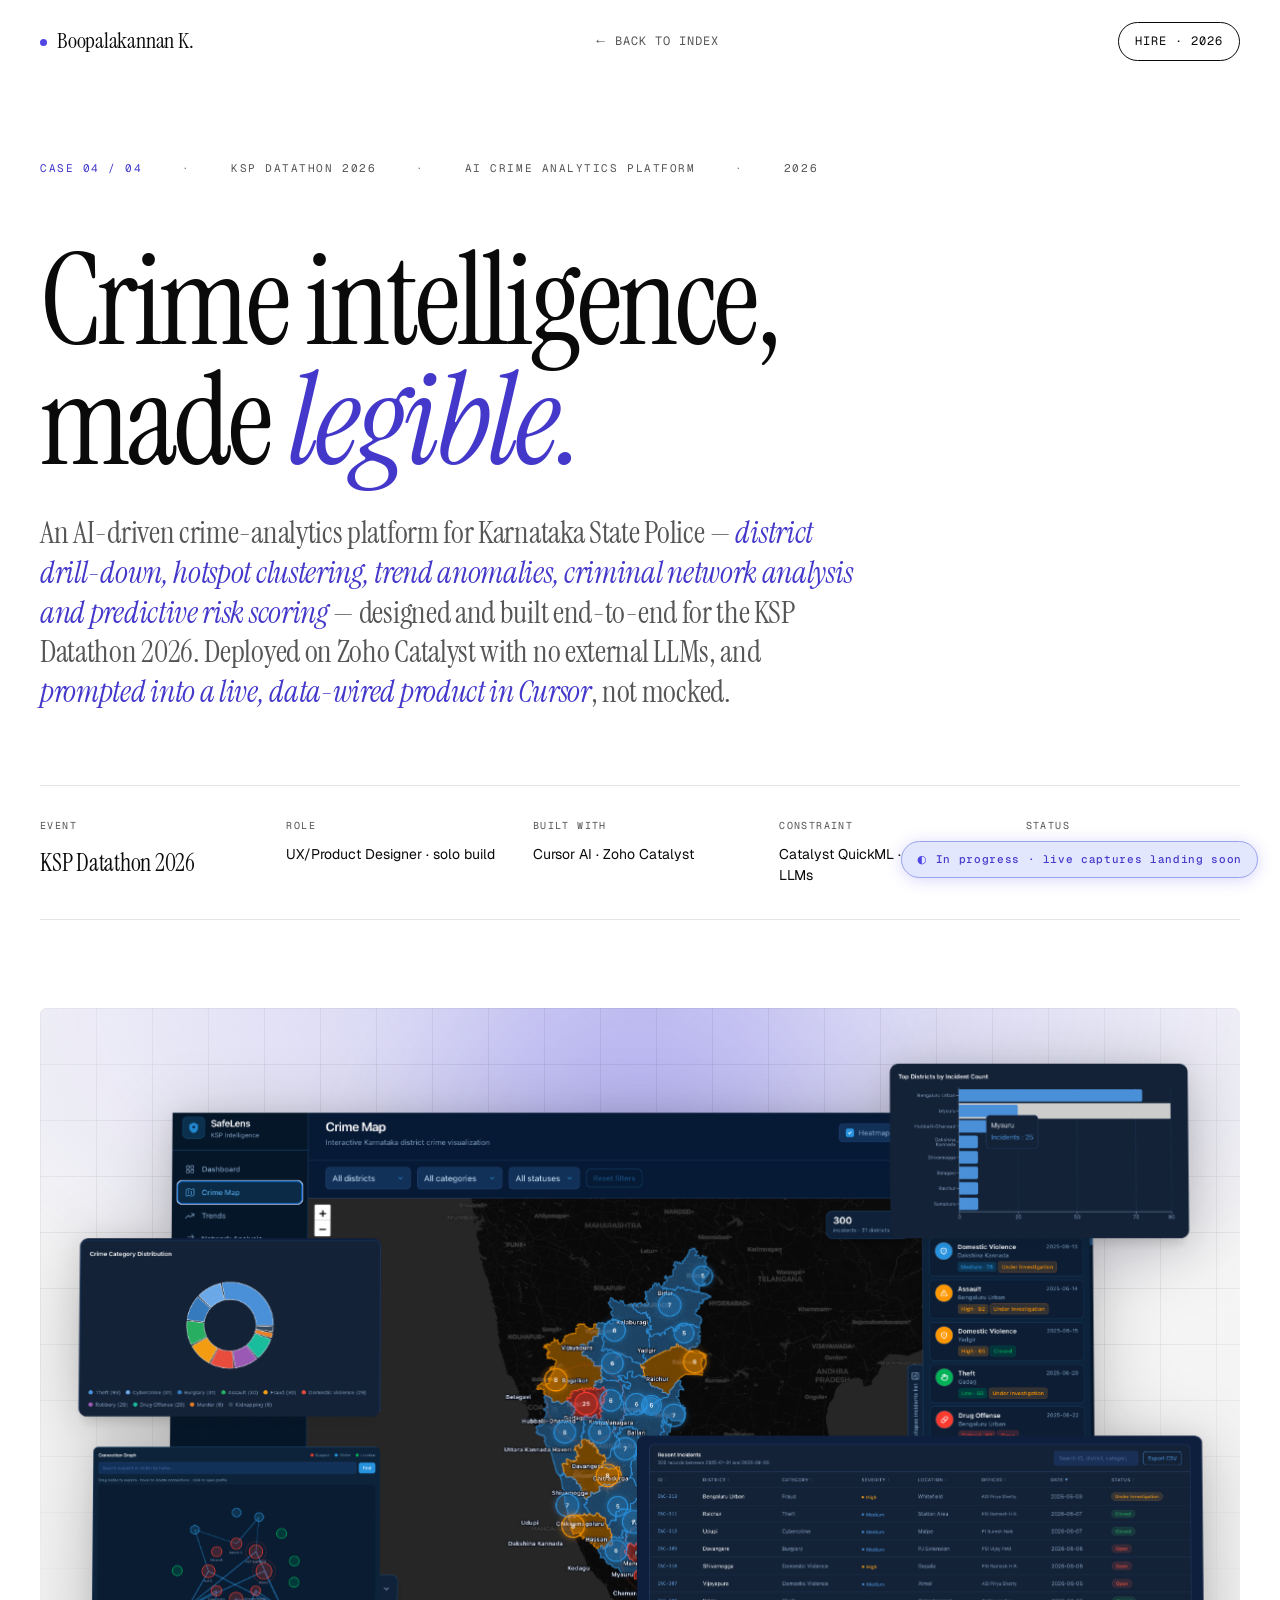
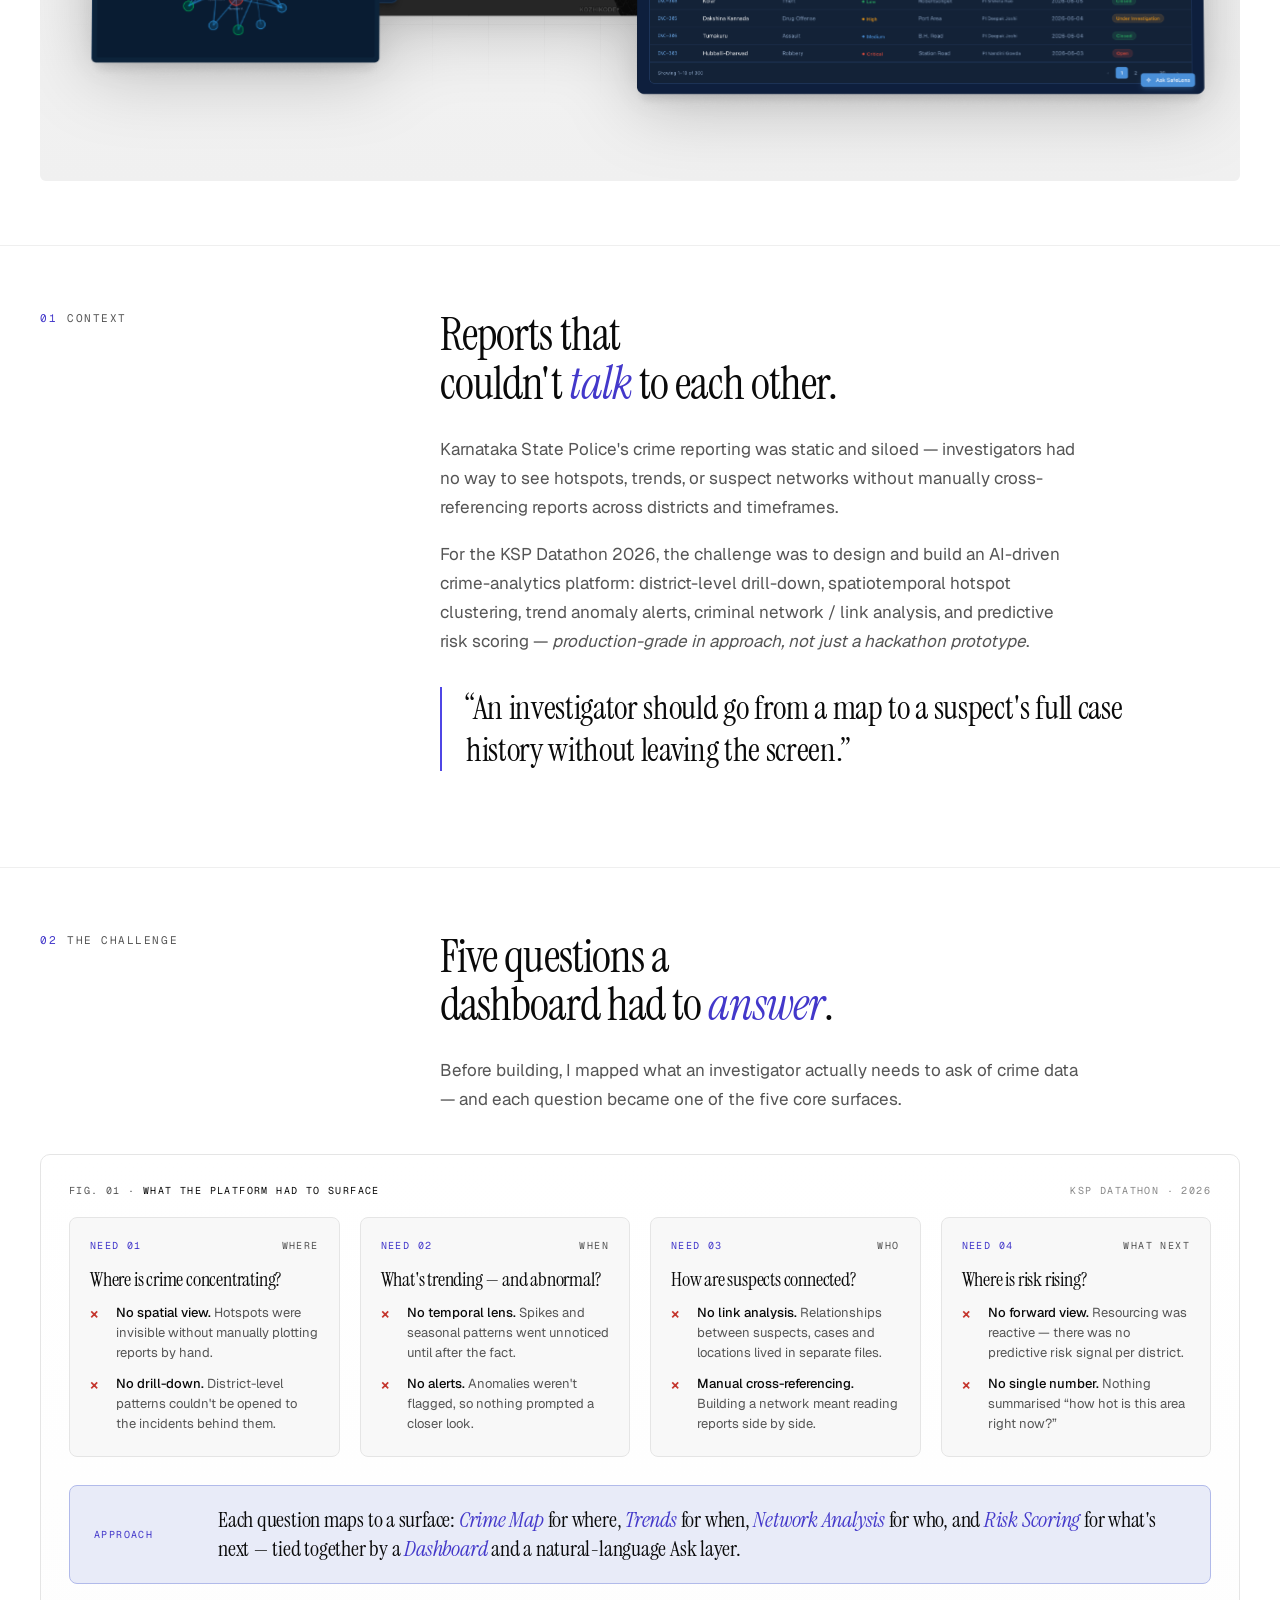
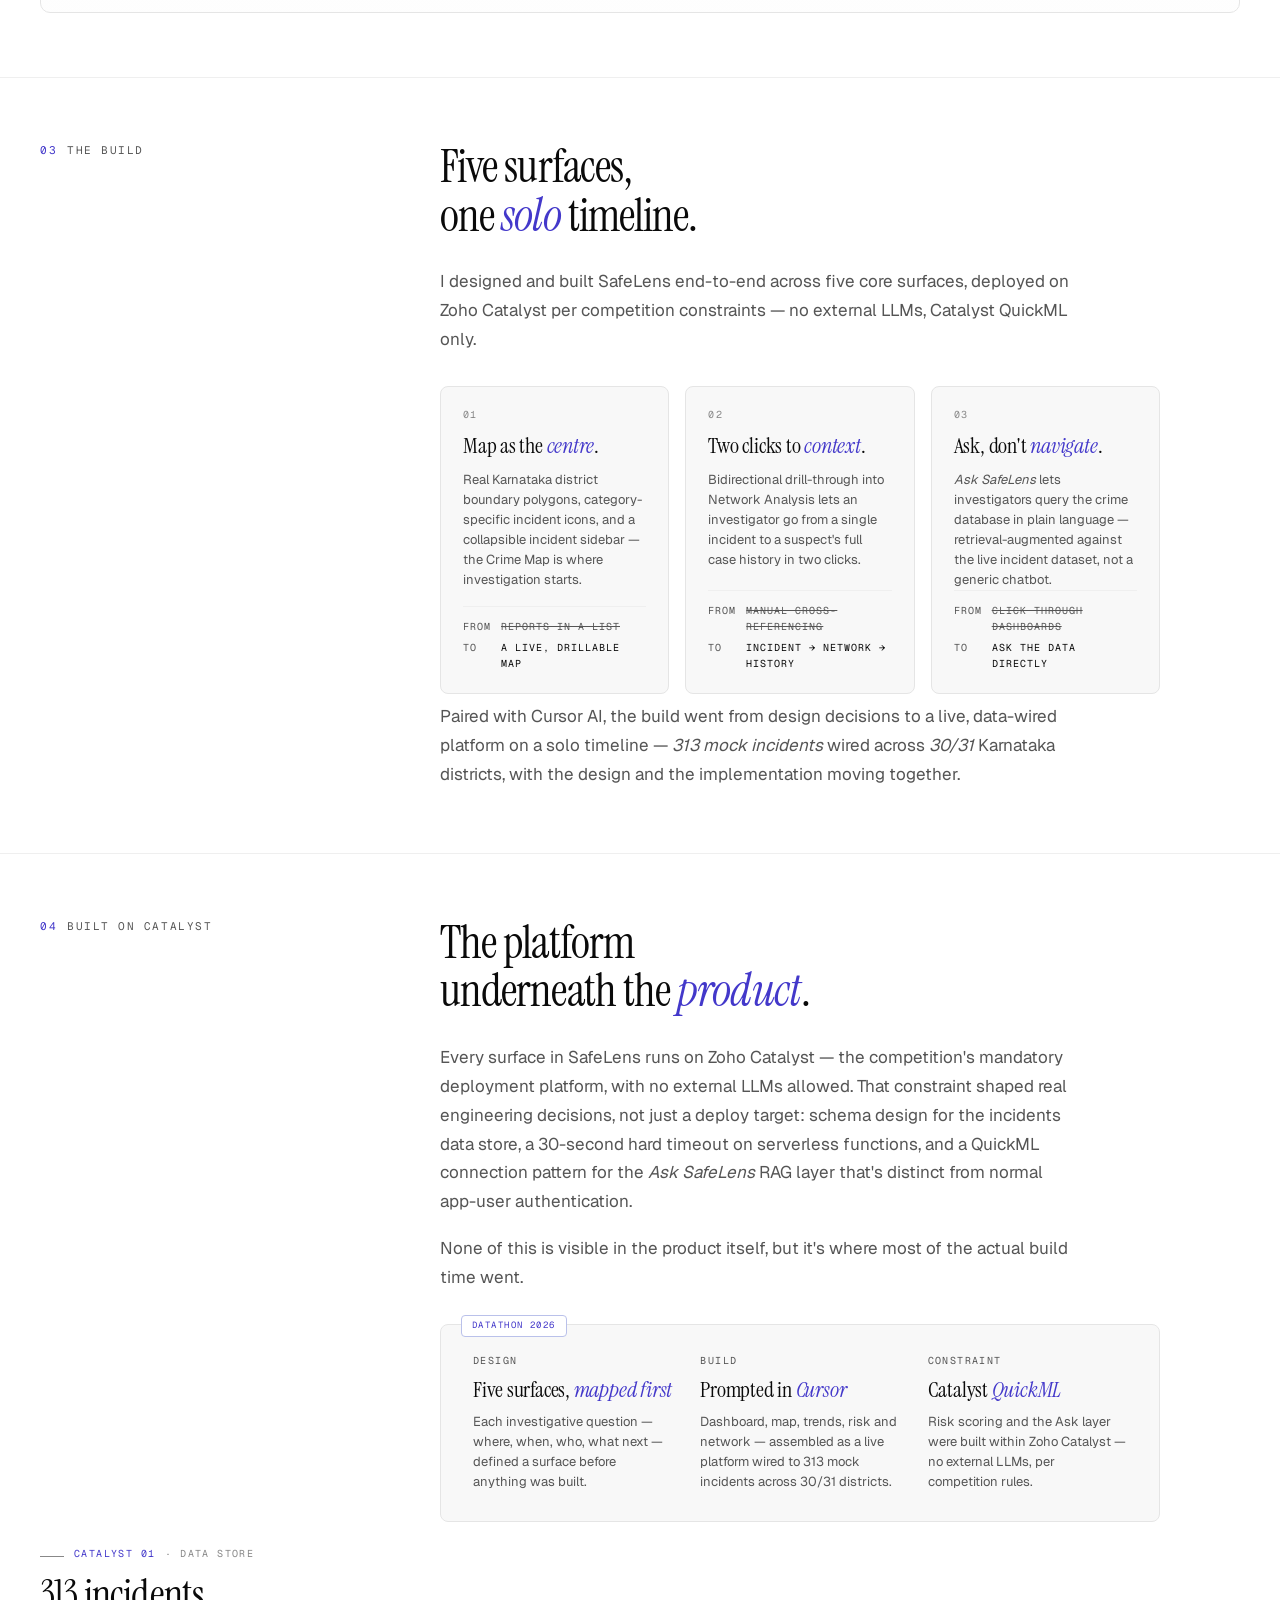
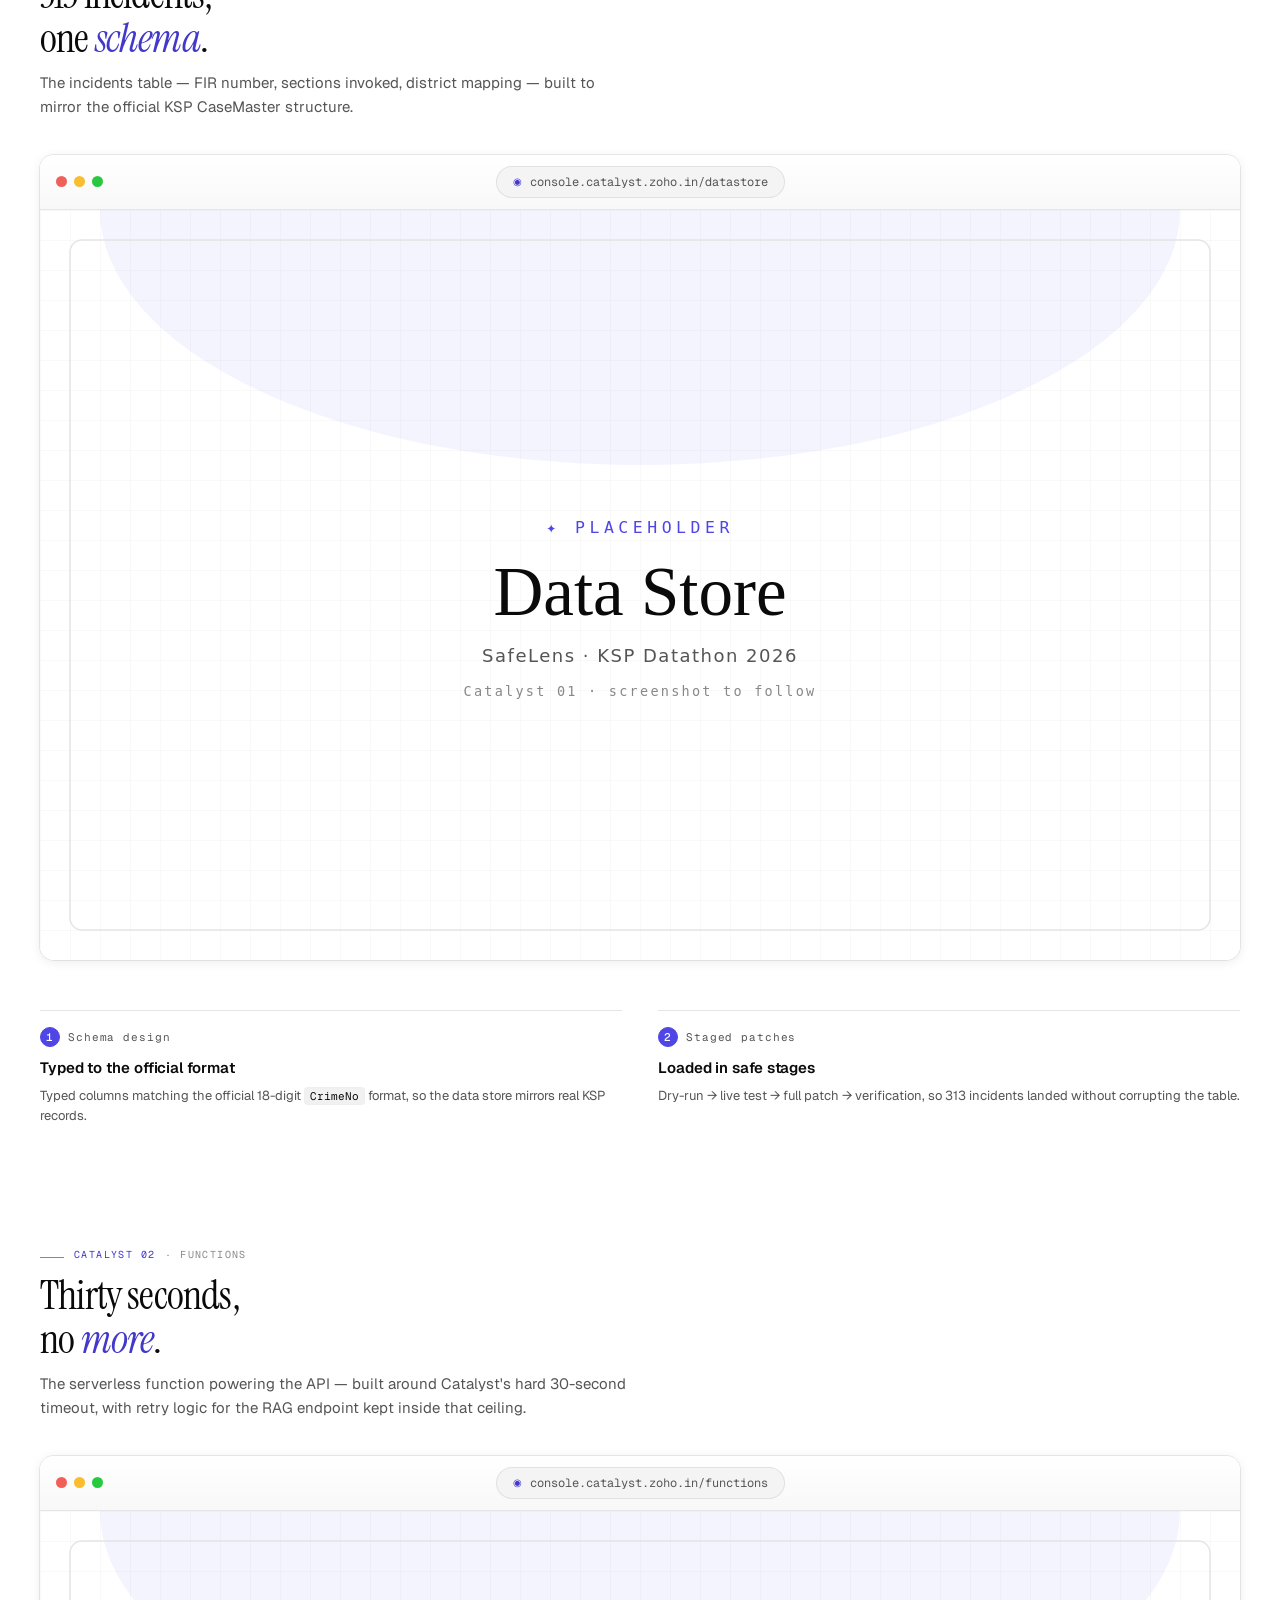
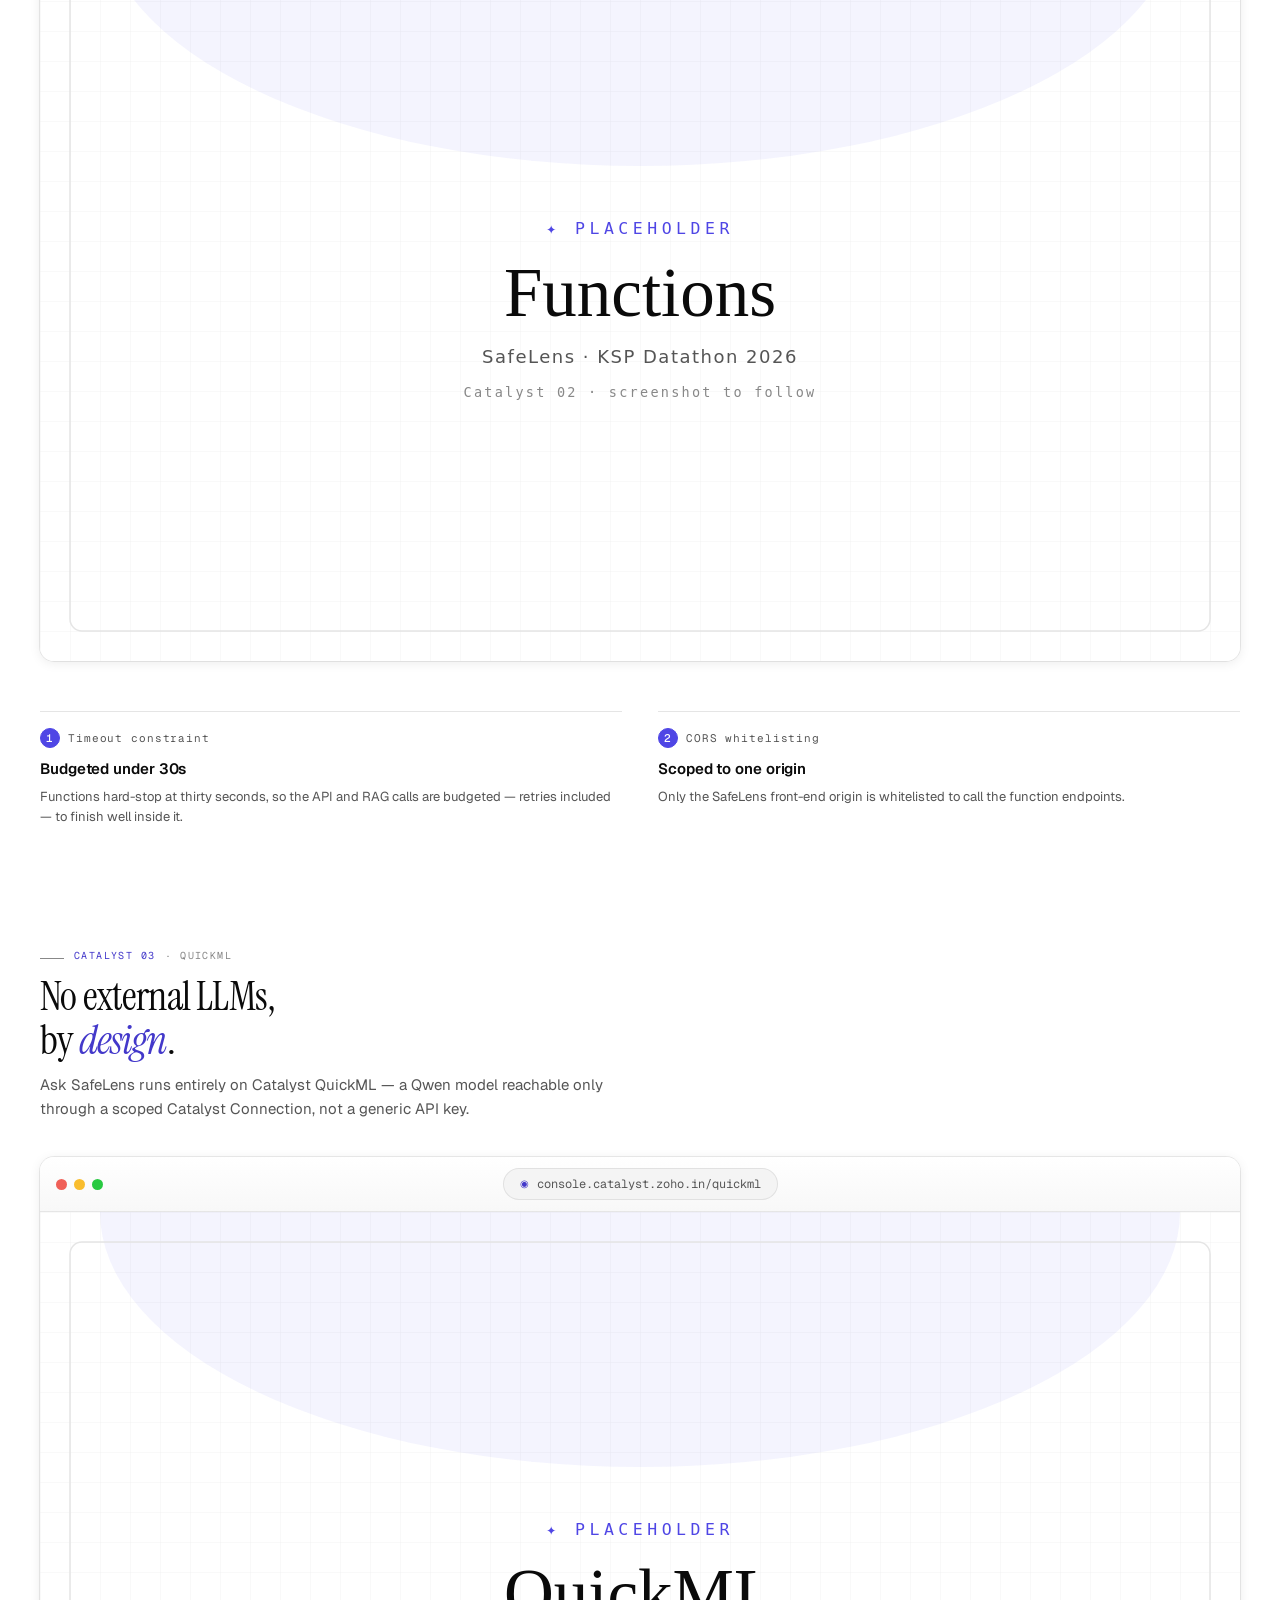
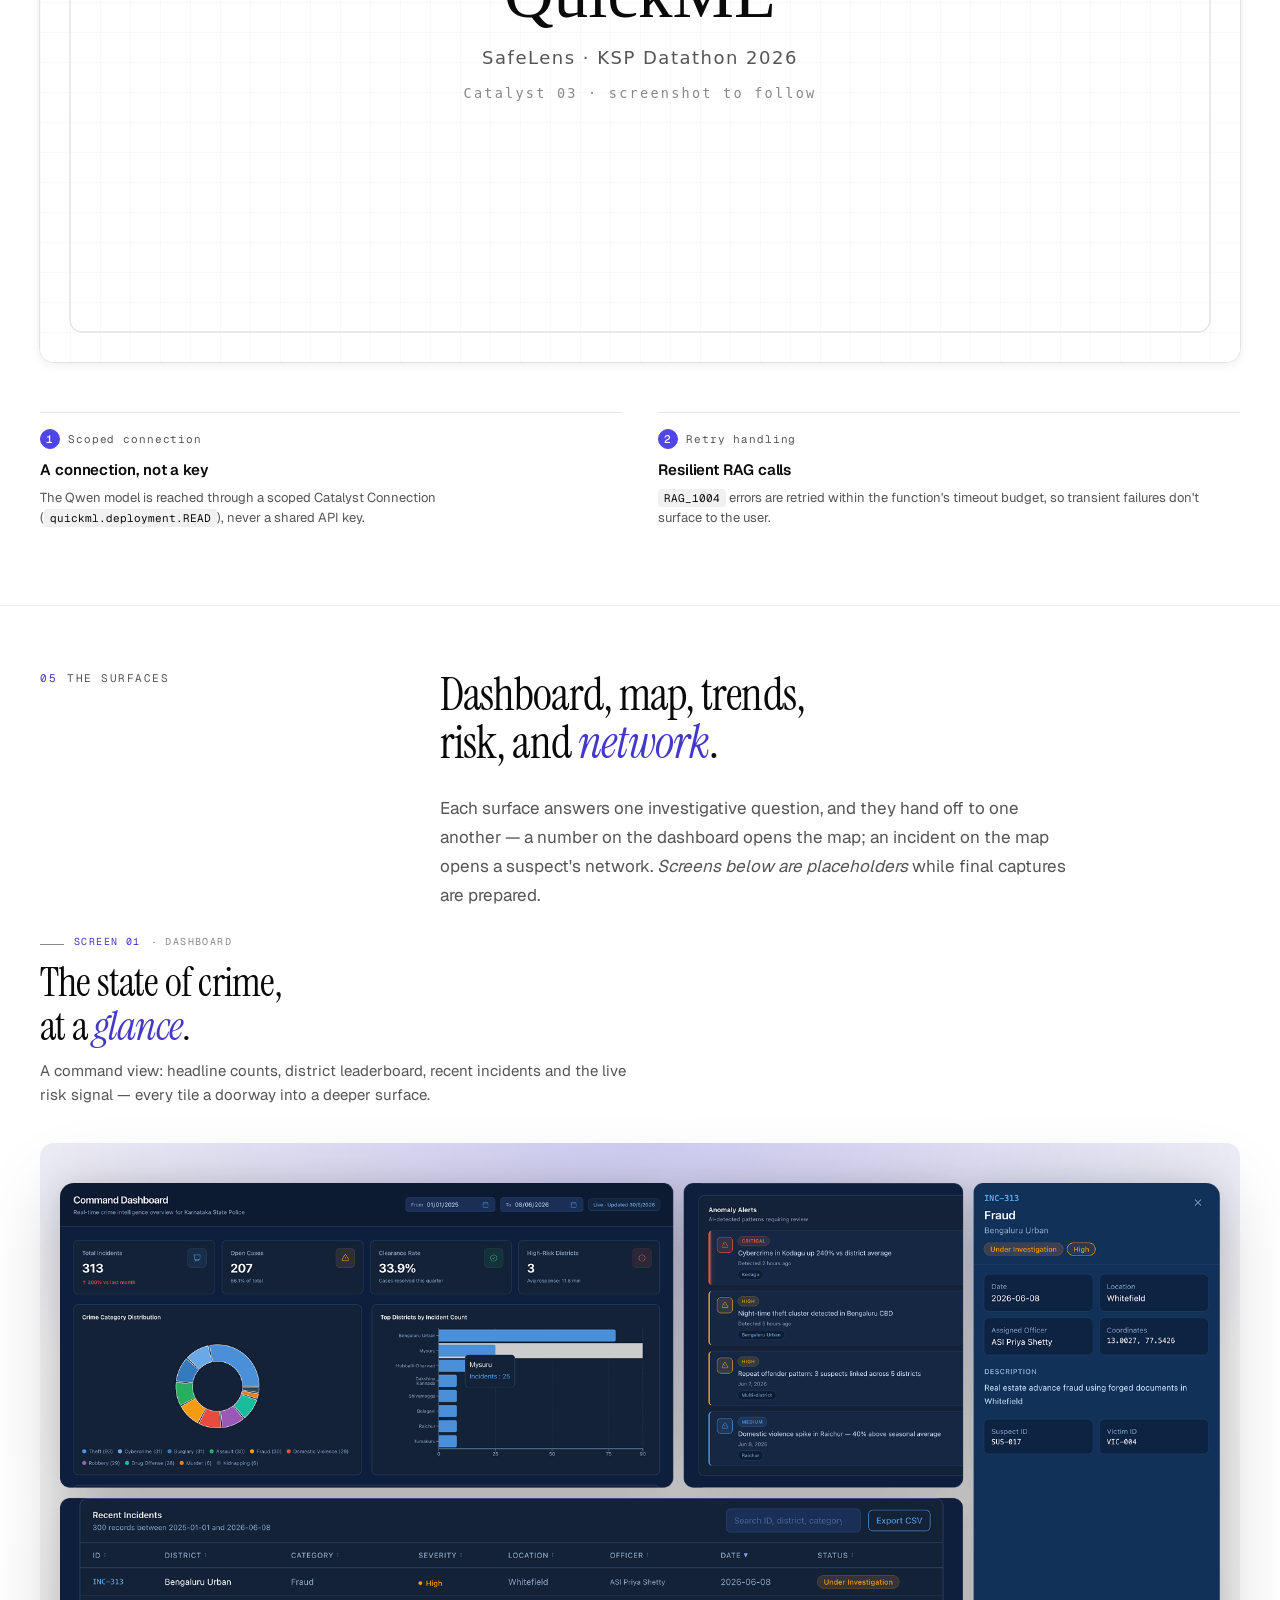
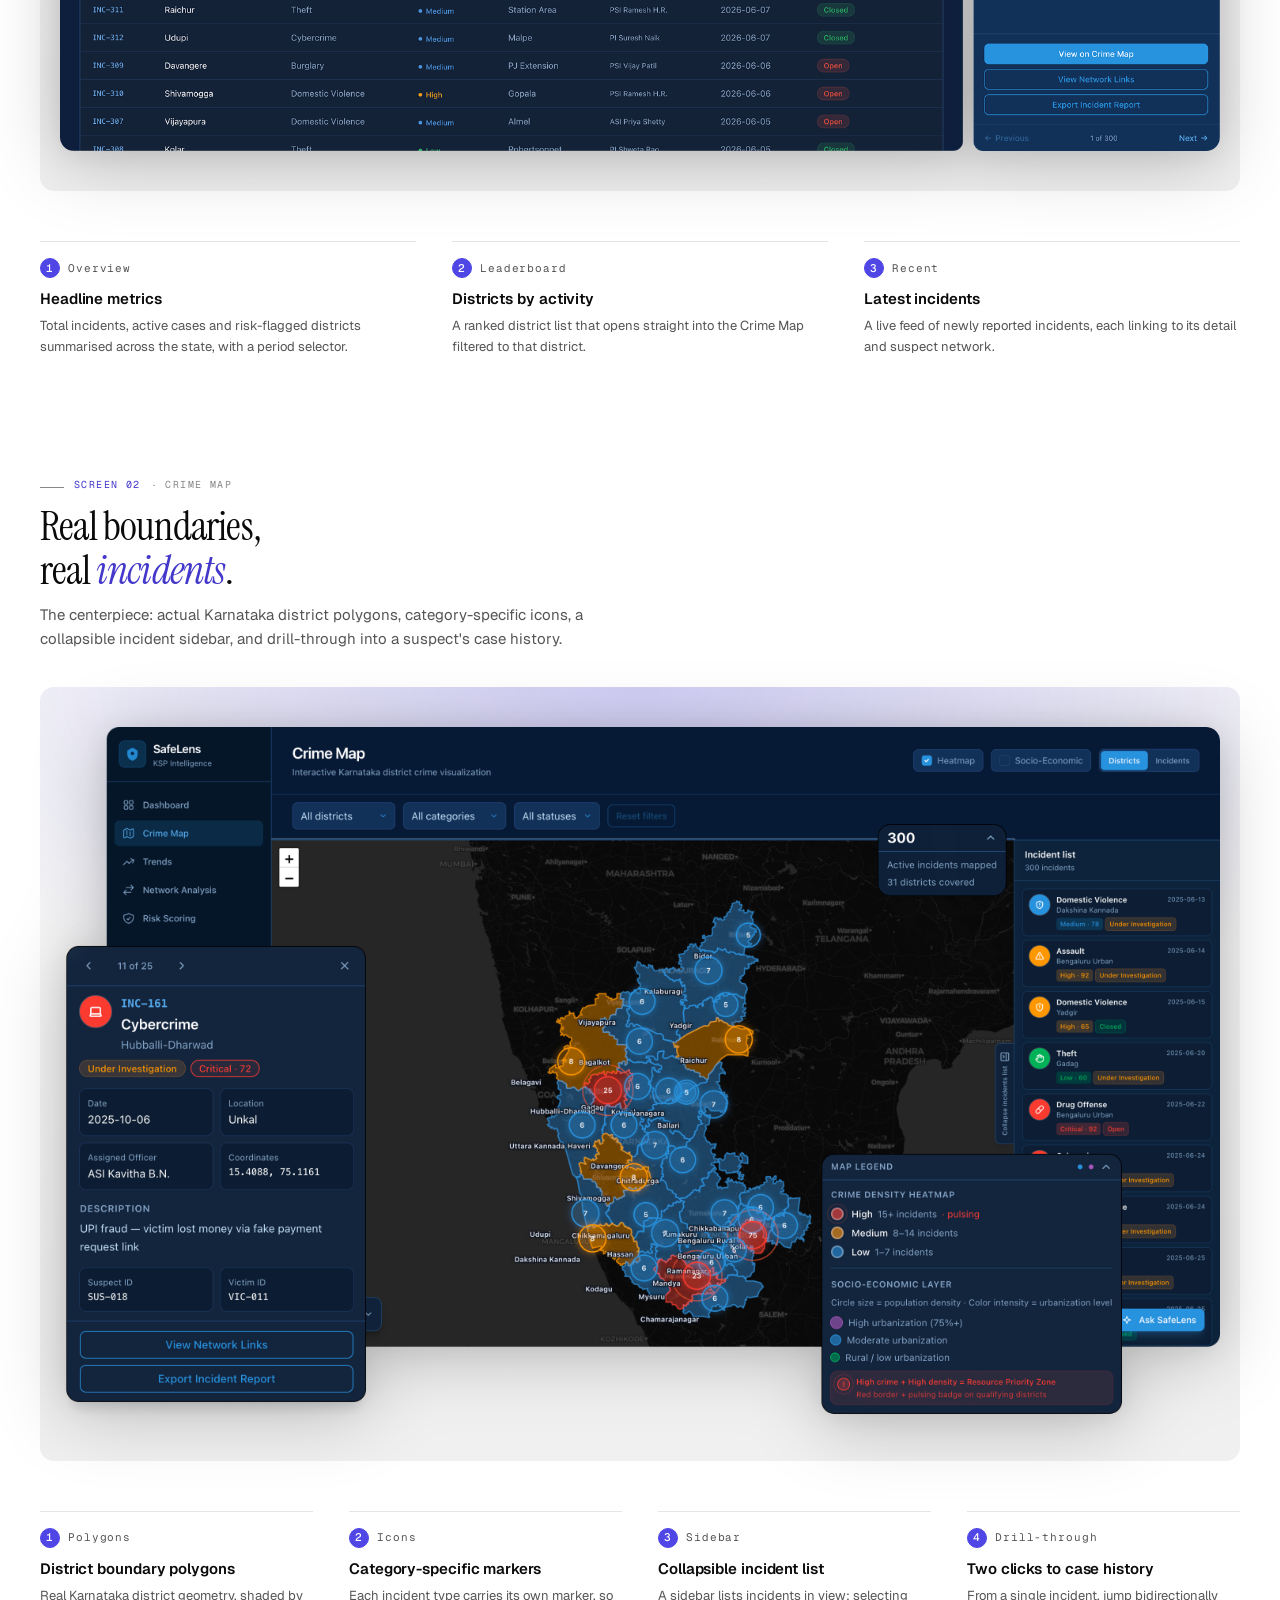
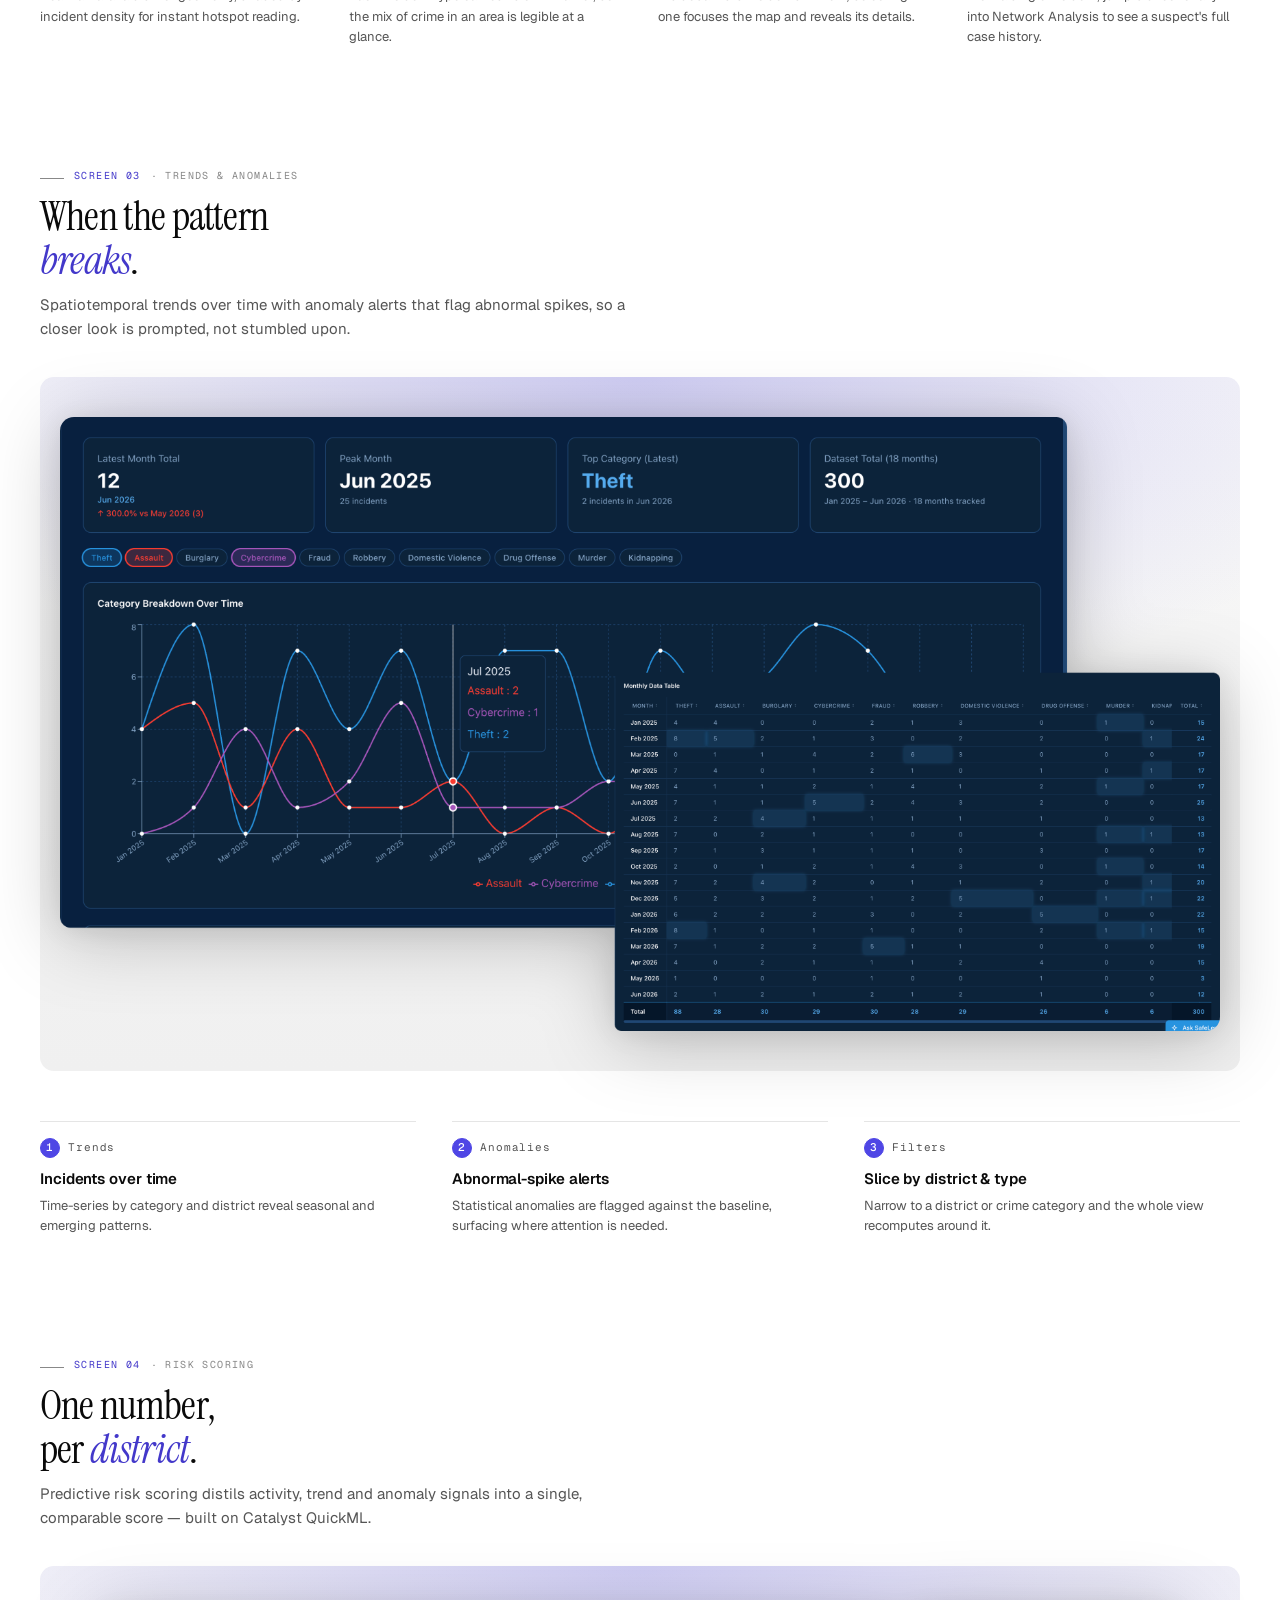
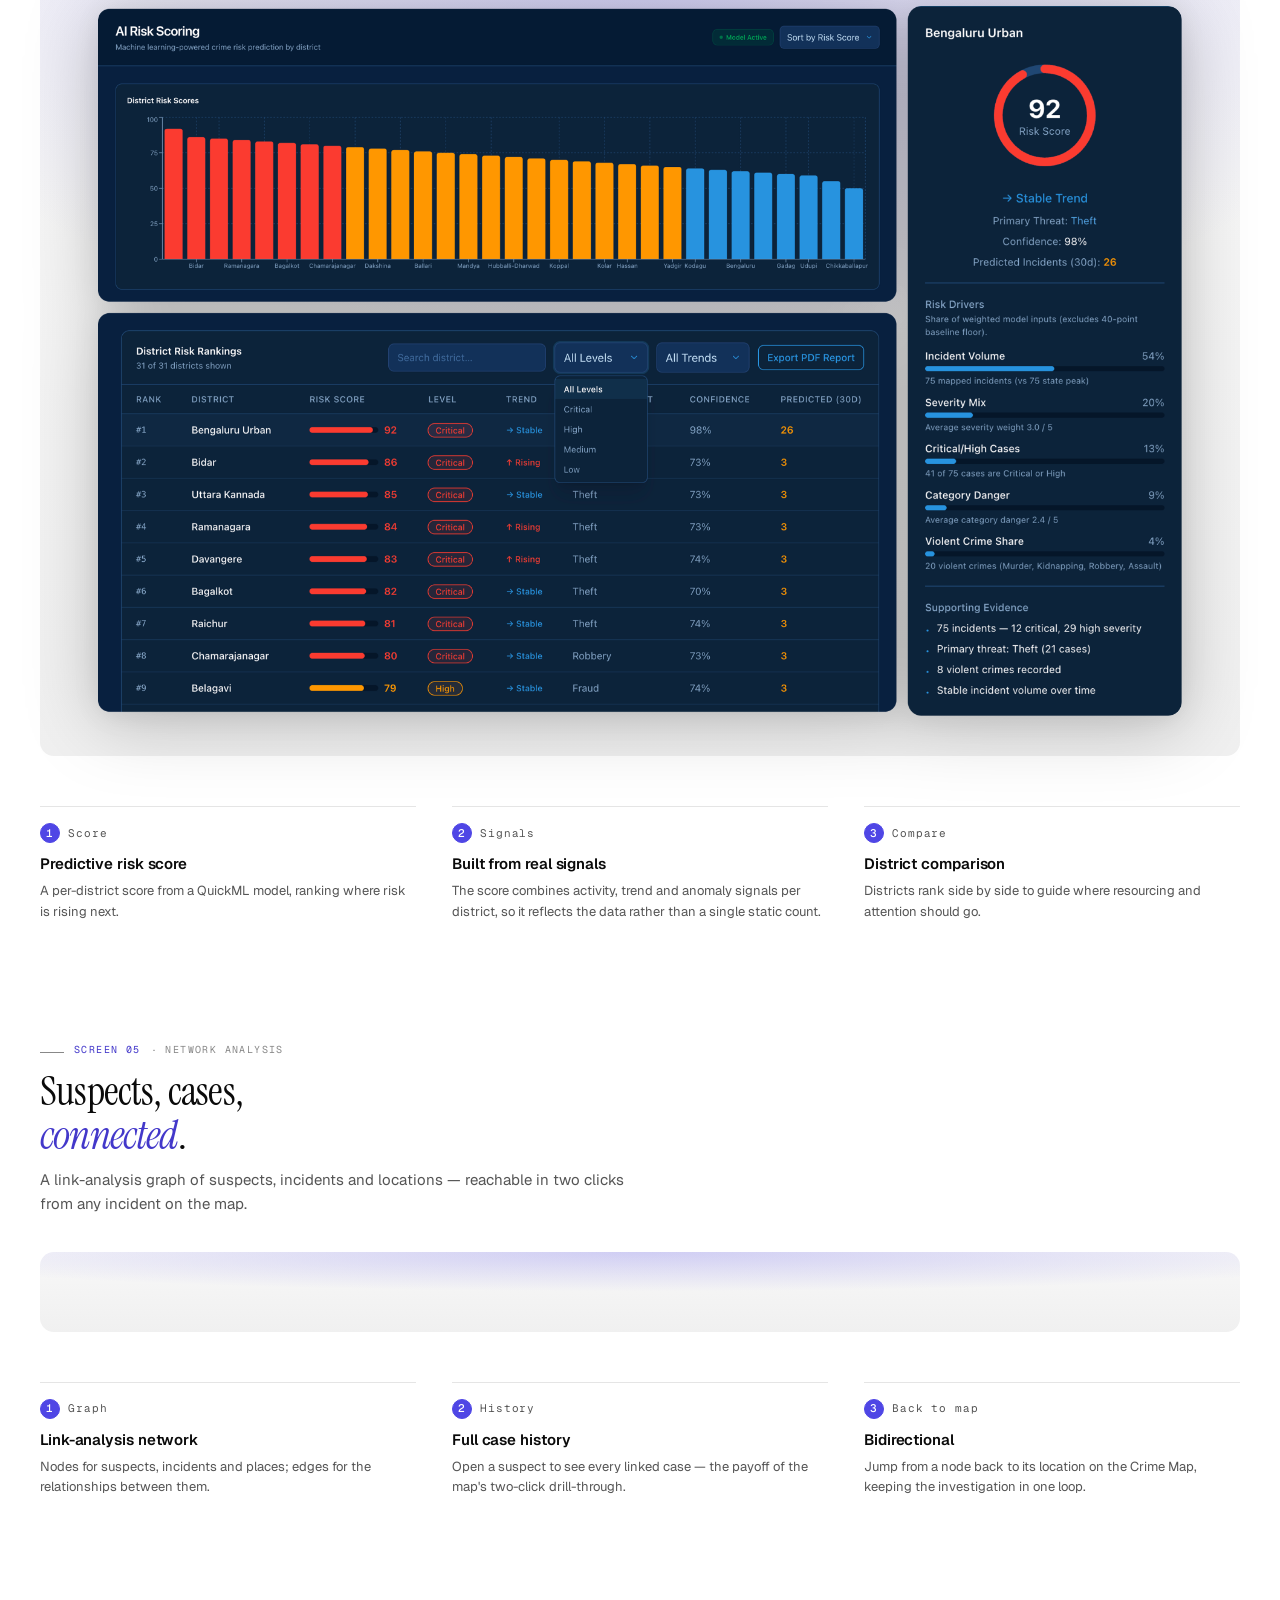
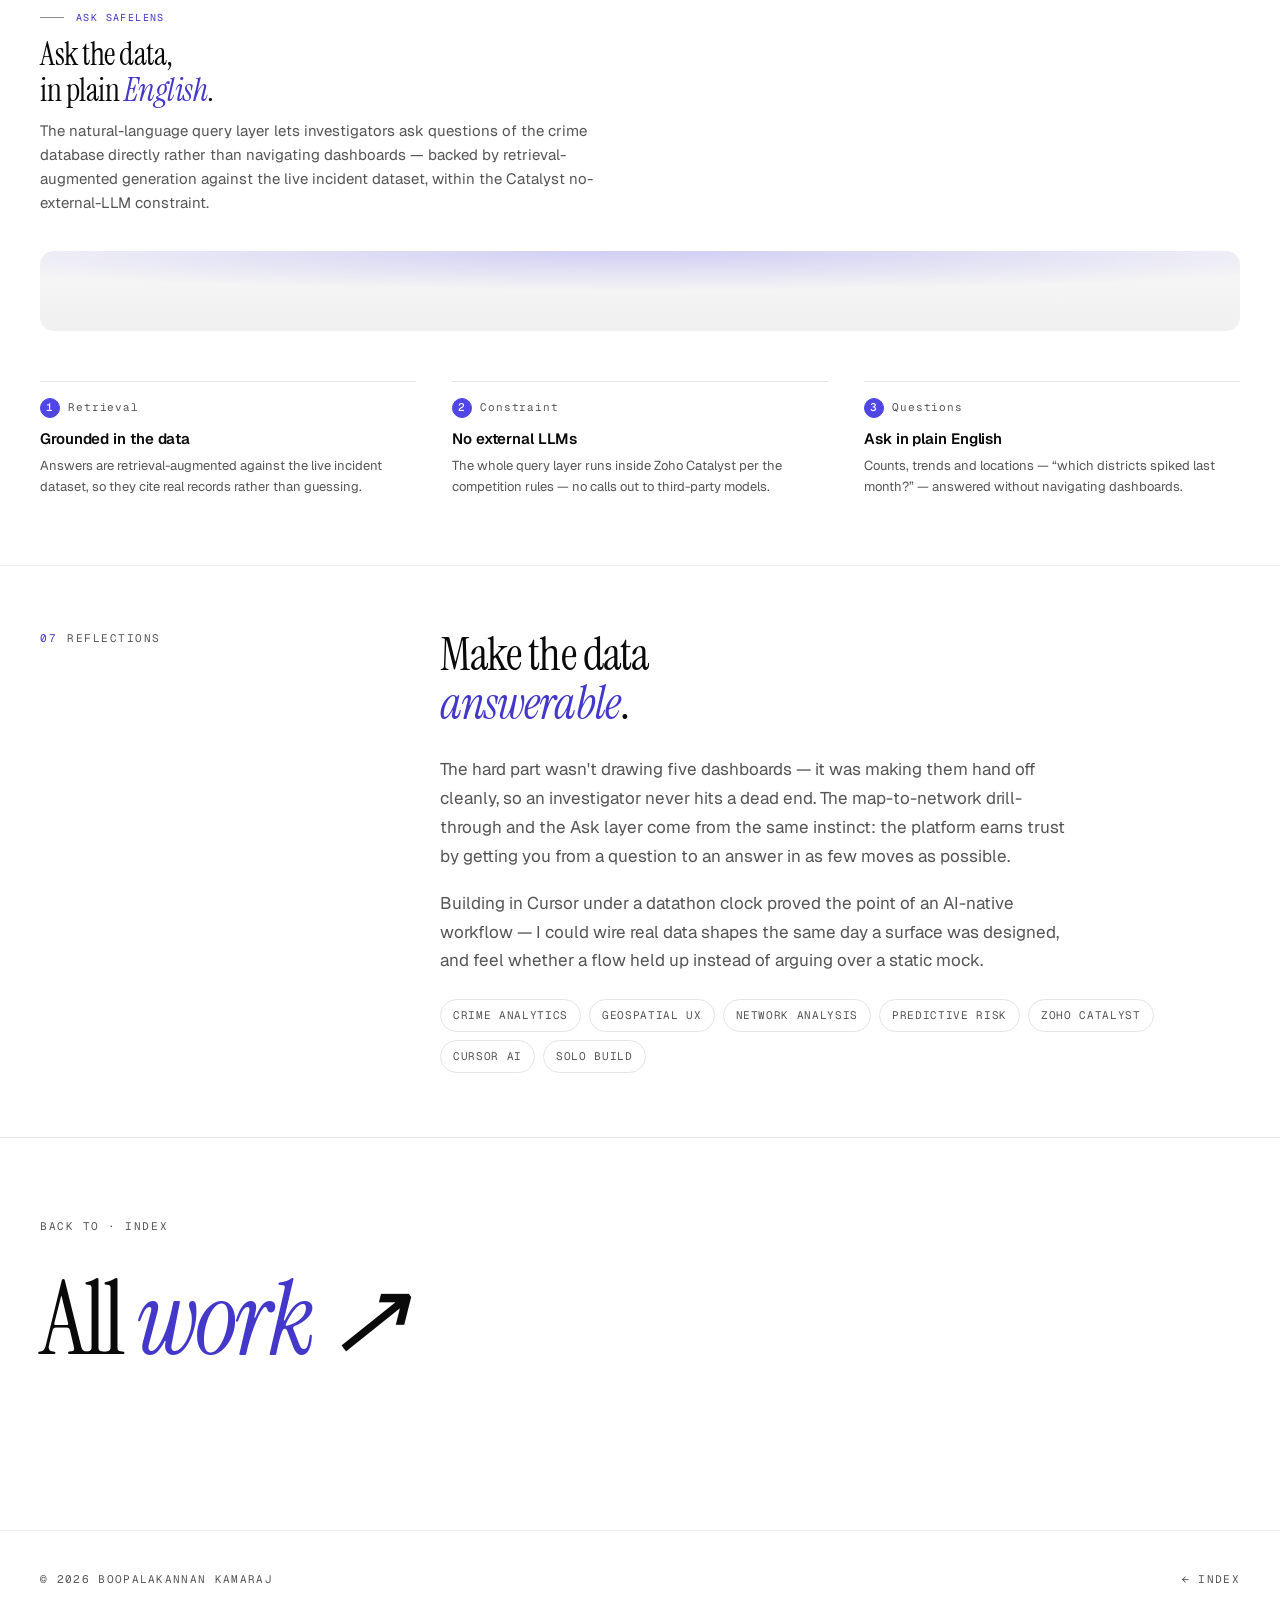
<file: work/safelens-ksp.html>
<!doctype html>
<html lang="en">
<head>
<meta charset="utf-8">
<meta name="viewport" content="width=device-width,initial-scale=1">
<title>SafeLens — KSP Datathon 2026 · Case study · Boopalakannan Kamaraj</title>
<link rel="preconnect" href="https://fonts.googleapis.com">
<link rel="preconnect" href="https://fonts.gstatic.com" crossorigin>
<link href="https://fonts.googleapis.com/css2?family=Instrument+Serif:ital@0;1&family=Geist:wght@300;400;500;600&family=Geist+Mono:wght@400;500&display=swap" rel="stylesheet">
<link rel="stylesheet" href="case-study.css">
<link rel="stylesheet" href="hero-stage.css">
<style>
  /* SafeLens uses the same accent-tinted hero stage pattern as the
     other "designed & built with Cursor AI" case studies. */
  .stage.cool {
    background:
      radial-gradient(120% 90% at 50% 0%, color-mix(in oklab, var(--accent) 24%, transparent) 0%, transparent 55%),
      linear-gradient(180deg, #F8F8F8 0%, #F0F0F0 100%);
  }
  .stage.cool .stage-glow {
    background: radial-gradient(circle, color-mix(in oklab, var(--accent) 32%, transparent) 0%, transparent 60%);
  }
  .cs-hero-image .stage.cool { padding: 48px 20px 72px; }
  .hero-app {
    position: relative; z-index: 1;
    display: block; width: min(1140px, 100%); height: auto; margin: 0 auto;
    border-radius: 14px;
    filter: drop-shadow(0 10px 36px rgba(0,0,0,0.22)) drop-shadow(0 2px 12px rgba(0,0,0,0.08));
    transform: perspective(2600px) rotateX(2.5deg);
    transform-origin: 50% 100%;
    transition: transform 800ms cubic-bezier(.2,.7,.2,1);
  }
  .stage:hover .hero-app { transform: perspective(2600px) rotateX(0deg); }

  /* Challenge teardown grid (same component as Notetaker) */
  .comp-wall { position: relative; margin-top: 40px; padding: 28px;
    background: linear-gradient(180deg, var(--paper) 0%, color-mix(in oklab, var(--paper) 80%, var(--bg-warm)) 100%);
    border: 1px solid var(--line); border-radius: 10px; }
  .comp-wall-cap { position: relative; display: flex; justify-content: space-between; align-items: baseline; margin-bottom: 18px;
    font-family: var(--mono); font-size: 10px; letter-spacing: 0.14em; text-transform: uppercase; color: var(--muted); }
  .comp-wall-cap .l span { color: var(--ink); }
  .comp-wall-cap .meta { color: var(--muted-2); }
  .comp-grid { position: relative; display: grid; grid-template-columns: repeat(4, 1fr); gap: 20px; align-items: stretch; }
  .comp-tile { height: 100%; background: var(--surface); border: 1px solid var(--line); border-radius: 8px; padding: 20px 20px 22px;
    display: flex; flex-direction: column; transition: transform 280ms cubic-bezier(.2,.7,.2,1), box-shadow 280ms; }
  .comp-tile:hover { transform: translateY(-3px); box-shadow: 0 2px 12px rgba(0,0,0,0.08); }
  .comp-tile-head { display: flex; justify-content: space-between; align-items: baseline; margin-bottom: 14px;
    font-family: var(--mono); font-size: 10px; letter-spacing: 0.14em; text-transform: uppercase; color: var(--muted); }
  .comp-tile-head .step { color: var(--accent-ink); }
  .comp-tile h4 { font-family: var(--serif); font-weight: 400; font-size: 20px; line-height: 1.2; letter-spacing: -0.01em; margin: 0 0 12px; color: var(--ink); }
  .comp-tile-issues { display: flex; flex-direction: column; gap: 10px; }
  .comp-tile-issues .issue { display: grid; grid-template-columns: 16px 1fr; gap: 10px; font-size: 13px; line-height: 1.55; color: var(--ink-soft); }
  .comp-tile-issues .issue::before { content: '\00d7'; color: oklch(0.55 0.18 28); font-weight: 600; font-size: 16px; line-height: 1.4; }
  .comp-tile-issues .issue strong { color: var(--ink); font-weight: 500; }
  .comp-takeaway { margin-top: 28px; padding: 20px 24px;
    background: color-mix(in oklab, var(--accent) 8%, var(--surface));
    border: 1px solid color-mix(in oklab, var(--accent) 30%, var(--line)); border-radius: 8px;
    display: grid; grid-template-columns: 100px 1fr; gap: 24px; align-items: center; }
  .comp-takeaway .lbl { font-family: var(--mono); font-size: 10px; letter-spacing: 0.14em; text-transform: uppercase; color: var(--accent-ink); }
  .comp-takeaway .body { font-family: var(--serif); font-size: 22px; line-height: 1.3; letter-spacing: -0.01em; color: var(--ink); margin: 0; }
  .comp-takeaway .body em { font-style: italic; color: var(--accent-ink); }
  @media (max-width: 1080px) { .comp-grid { grid-template-columns: 1fr 1fr; } }
  @media (max-width: 600px) { .comp-grid { grid-template-columns: 1fr; } .comp-takeaway { grid-template-columns: 1fr; gap: 8px; } }

  /* Three-pillar "approach" summary */
  .bet-pillars { display: grid; grid-template-columns: 1fr 1fr 1fr; gap: 16px; margin: 32px 0 8px; align-items: stretch; }
  .bet-pillar { display: flex; flex-direction: column; height: 100%; background: var(--surface); border: 1px solid var(--line); border-radius: 8px; padding: 20px 22px 22px; }
  .bet-pillar .num { font-family: var(--mono); font-size: 10px; letter-spacing: 0.14em; text-transform: uppercase; color: var(--muted-2); display: block; margin-bottom: 10px; }
  .bet-pillar h4 { font-family: var(--serif); font-weight: 400; font-size: 22px; line-height: 1.25; letter-spacing: -0.01em; margin: 0 0 10px; color: var(--ink); }
  .bet-pillar h4 em { font-style: italic; color: var(--accent-ink); }
  .bet-pillar p { font-size: 13px; line-height: 1.55; color: var(--ink-soft); margin: 0; }
  .bet-pillar .from-to { display: grid; grid-template-columns: auto 1fr; gap: 6px 10px; margin-top: auto; padding-top: 12px; border-top: 1px solid var(--line-soft);
    font-family: var(--mono); font-size: 10px; letter-spacing: 0.1em; text-transform: uppercase; }
  .bet-pillar .from-to .k { color: var(--muted); }
  .bet-pillar .from-to .v { color: var(--ink); }
  .bet-pillar .from-to .v.was { color: var(--muted); text-decoration: line-through; }
  @media (max-width: 860px) { .bet-pillars { grid-template-columns: 1fr; } }

  /* Status / facts callout */
  .status-card { margin-top: 32px; padding: 28px 32px; background: var(--surface); border: 1px solid var(--line); border-radius: 8px;
    display: grid; grid-template-columns: 1fr 1fr 1fr; gap: 28px; position: relative; }
  .status-card::before { content: 'Datathon 2026'; position: absolute; top: -10px; left: 20px;
    font-family: var(--mono); font-size: 9px; letter-spacing: 0.16em; text-transform: uppercase; color: var(--accent-ink);
    background: var(--bg); padding: 3px 10px; border-radius: 4px; border: 1px solid color-mix(in oklab, var(--accent) 25%, var(--line)); }
  .status-card .item .l { font-family: var(--mono); font-size: 10px; letter-spacing: 0.14em; text-transform: uppercase; color: var(--muted); display: block; margin-bottom: 8px; }
  .status-card .item .v { font-family: var(--serif); font-size: 22px; line-height: 1.25; letter-spacing: -0.01em; color: var(--ink); display: block; }
  .status-card .item .v em { font-style: italic; color: var(--accent-ink); }
  .status-card .item p { margin: 8px 0 0; font-size: 13px; line-height: 1.55; color: var(--ink-soft); }
  @media (max-width: 860px) { .status-card { grid-template-columns: 1fr; gap: 18px; padding: 24px 20px; } }

  /* Walkthrough stack */
  .walk { display: flex; flex-direction: column; gap: 96px; margin-top: 12px; }
  @media (max-width: 900px) { .walk { gap: 64px; } }
  .duo { padding: 4px 0; }
  .duo-desc { max-width: 760px; margin: 0 0 36px; text-align: left; }
  .duo-desc .eyebrow { font-family: var(--mono); font-size: 10px; letter-spacing: 0.14em; text-transform: uppercase; color: var(--accent-ink); }
  .duo-desc h4 { font-family: var(--serif); font-weight: 400; font-size: clamp(24px, 2.6vw, 32px); line-height: 1.12; letter-spacing: -0.015em; margin: 12px 0 10px; color: var(--ink); }
  .duo-desc h4 em { font-style: italic; color: var(--accent-ink); }
  .duo-desc p { margin: 0; font-size: 15px; line-height: 1.6; color: var(--ink-soft); max-width: 60ch; }
  .arc-intro { margin: 4px 0 8px; max-width: 760px; text-align: left; }
  .arc-intro .eyebrow-line { font-family: var(--mono); font-size: 10px; letter-spacing: 0.16em; text-transform: uppercase; color: var(--accent-ink); display: flex; align-items: center; justify-content: flex-start; gap: 12px; margin-bottom: 18px; }
  .arc-intro .eyebrow-line::before { content: ''; width: 26px; height: 1px; background: var(--accent); }
  .arc-intro h3 { font-family: var(--serif); font-weight: 400; font-size: clamp(28px, 3vw, 40px); line-height: 1.08; letter-spacing: -0.02em; margin: 0 0 14px; color: var(--ink); }
  .arc-intro h3 em { font-style: italic; color: var(--accent-ink); }
  .arc-intro p { font-size: 16px; line-height: 1.65; color: var(--ink-soft); margin: 0; max-width: 640px; }

  /* Showcase blocks */
  .showcase { width: 100%; position: relative; margin: 12px auto; }
  .sc-head { max-width: 760px; margin: 0 0 36px; text-align: left; }
  .sc-head .eyebrow { justify-content: flex-start; font-family: var(--mono); font-size: 10px; letter-spacing: 0.14em; text-transform: uppercase; color: var(--accent-ink); display: flex; gap: 10px; align-items: baseline; }
  .sc-head .eyebrow .step { color: var(--muted-2); }
  .sc-head h3.wt { font-family: var(--serif); font-weight: 400; font-size: clamp(28px, 3.2vw, 44px); line-height: 1.07; letter-spacing: -0.02em; margin: 12px 0 10px; color: var(--ink); }
  .sc-head h3.wt em { font-style: italic; color: var(--accent-ink); }
  .sc-head .lead { font-size: 15px; line-height: 1.6; color: var(--ink-soft); margin: 0; max-width: 60ch; }
  .scwin { position: relative; width: 100%; margin: 0; background: #FFFFFF; border-radius: 14px;
    box-shadow: 0 2px 12px rgba(0,0,0,0.08), 0 0 0 1px color-mix(in oklab, var(--ink) 8%, transparent); }
  .scwin:not(:has(.scwin-bar)) {
    background:
      radial-gradient(120% 90% at 50% 0%, color-mix(in oklab, var(--accent) 24%, transparent) 0%, transparent 55%),
      linear-gradient(180deg, #F8F8F8 0%, #F0F0F0 100%);
    padding: 40px 20px;
    box-shadow: none;
    border: none;
  }
  .scwin-bar { display: grid; grid-template-columns: 64px 1fr 64px; align-items: center; padding: 11px 16px;
    background: linear-gradient(180deg, #FFFFFF 0%, #F8F8F8 100%); border-bottom: 1px solid color-mix(in oklab, var(--ink) 10%, transparent); border-radius: 14px 14px 0 0; }
  .scwin-bar .dots { display: flex; gap: 7px; }
  .scwin-bar .dots i { width: 11px; height: 11px; border-radius: 50%; background: #E5E5E5; }
  .scwin-bar .dots i:nth-child(1) { background: #f06058; }
  .scwin-bar .dots i:nth-child(2) { background: #f9bd2e; }
  .scwin-bar .dots i:nth-child(3) { background: #28c941; }
  .scwin-bar .url { justify-self: center; max-width: 100%; display: inline-flex; align-items: center; gap: 8px;
    font-family: var(--mono); font-size: 12px; color: var(--ink-soft); background: color-mix(in oklab, var(--ink) 4%, #FFFFFF);
    border: 1px solid color-mix(in oklab, var(--ink) 8%, transparent); border-radius: 999px; padding: 6px 16px; white-space: nowrap; overflow: hidden; }
  .scwin-bar .url .lock { color: var(--accent-ink); font-size: 10px; }
  .scwin-bar .url .path { color: var(--muted); }
  .scwin > img { display: block; width: 100%; height: auto; border-radius: 0 0 14px 14px; }
  .scwin > img.sc-fit-height {
    width: auto; max-width: 100%; max-height: 710px; margin: 0 auto;
    filter: drop-shadow(0 10px 36px rgba(0,0,0,0.22)) drop-shadow(0 2px 12px rgba(0,0,0,0.08));
  }
  .scwin:not(:has(.scwin-bar)) > img { border-radius: 14px; }
  .sc-detail { display: grid; grid-template-columns: repeat(auto-fit, minmax(210px, 1fr)); gap: 30px 36px; max-width: none; margin: 50px 0 0; }
  .scd { position: relative; padding-top: 16px; border-top: 1px solid var(--line); }
  .scd .num { font-family: var(--mono); font-size: 11px; letter-spacing: 0.08em; color: var(--muted); display: flex; align-items: center; gap: 8px; margin-bottom: 9px; }
  .scd .num b { display: inline-flex; align-items: center; justify-content: center; width: 20px; height: 20px; border-radius: 50%; background: var(--accent); border: 1px solid var(--accent); color: #fff; font-weight: 500; }
  .scd h5 { margin: 0 0 6px; font-family: var(--sans); font-size: 15px; font-weight: 600; letter-spacing: -0.006em; color: var(--ink); }
  .scd p { margin: 0; font-size: 13px; line-height: 1.58; color: var(--ink-soft); }
  .scd em { font-style: italic; color: var(--accent-ink); }
  @media (max-width: 1040px) { .showcase { width: 100%; } .scwin { width: 100%; } .sc-detail { grid-template-columns: 1fr 1fr; gap: 22px 24px; margin-top: 30px; } }
  @media (max-width: 600px) { .sc-detail { grid-template-columns: 1fr; } }
  .scd code, .prose code { font-family: var(--mono); font-size: 11px; background: color-mix(in oklab, var(--ink) 5%, #FFFFFF);
    border: 1px solid var(--line-soft); border-radius: 4px; padding: 1px 5px; color: var(--ink); white-space: nowrap; }

  /* Floating "in progress" indicator (real captures still pending) */
  .wip-chip { position: fixed; right: 22px; bottom: 22px; z-index: 40;
    display: inline-flex; align-items: center; gap: 8px;
    font-family: var(--mono); font-size: 11px; font-weight: 500; letter-spacing: 0.06em;
    color: var(--accent-ink);
    background: color-mix(in oklab, var(--accent) 14%, var(--bg));
    -webkit-backdrop-filter: blur(8px); backdrop-filter: blur(8px);
    border: 1px solid color-mix(in oklab, var(--accent) 45%, var(--line));
    border-radius: 999px; padding: 9px 15px;
    box-shadow: 0 2px 16px color-mix(in oklab, var(--accent) 22%, transparent);
    animation: wip-chip-glow 2.4s ease-in-out infinite;
    transition: opacity 320ms ease, transform 320ms ease; }
  .wip-chip.hide { opacity: 0; transform: translateY(8px); pointer-events: none; animation: none; }
  .wip-chip .wip-dot { color: var(--accent); animation: wip-blink 1.2s ease-in-out infinite; }
  @keyframes wip-blink { 0%, 100% { opacity: 1; transform: scale(1); } 50% { opacity: 0.15; transform: scale(0.82); } }
  @keyframes wip-chip-glow {
    0%, 100% { box-shadow: 0 2px 16px color-mix(in oklab, var(--accent) 22%, transparent); border-color: color-mix(in oklab, var(--accent) 45%, var(--line)); }
    50% { box-shadow: 0 2px 22px color-mix(in oklab, var(--accent) 38%, transparent); border-color: color-mix(in oklab, var(--accent) 70%, var(--line)); }
  }
  @media (prefers-reduced-motion: reduce) { .wip-chip, .wip-chip .wip-dot { animation: none; } }
  @media (max-width: 600px) { .wip-chip { right: 12px; bottom: 12px; font-size: 10px; padding: 7px 12px; letter-spacing: 0.04em; } }
</style>
<script data-goatcounter="https://boopalakannan.goatcounter.com/count"
        async src="//gc.zgo.at/count.js"></script>
</head>
<body>

<nav class="nav" id="nav" data-screen-label="nav">
  <a class="brand" href="../index.html"><span class="dot"></span>Boopalakannan&nbsp;K.</a>
  <a class="back" href="../index.html"><span class="ar">&larr;</span> Back to index</a>
  <div class="nav-actions">
    <a class="cta" href="../index.html#contact">Hire &middot; 2026</a>
  </div>
</nav>

<main>

<!-- ============ HEADER ============ -->
<section class="cs-header" data-screen-label="01 header">
  <div class="wrap">
    <div class="cs-meta-row reveal">
      <span class="num">Case 04 / 04</span>
      <span class="dash">&middot;</span>
      <span>KSP Datathon 2026</span>
      <span class="dash">&middot;</span>
      <span>AI crime analytics platform</span>
      <span class="dash">&middot;</span>
      <span>2026</span>
    </div>
    <h1 class="cs-title reveal" data-delay="1">
      Crime intelligence,<br>
      made <em>legible.</em>
    </h1>
    <p class="cs-lede reveal" data-delay="2">
      An AI-driven crime-analytics platform for Karnataka State Police &mdash; <em>district drill-down, hotspot clustering, trend anomalies, criminal network analysis and predictive risk scoring</em> &mdash; designed and built end-to-end for the KSP Datathon 2026. Deployed on Zoho Catalyst with no external LLMs, and <em>prompted into a live, data-wired product in Cursor</em>, not mocked.
    </p>

    <div class="cs-facts reveal" data-delay="3">
      <div class="item"><span class="l">Event</span><span class="v serif">KSP Datathon 2026</span></div>
      <div class="item"><span class="l">Role</span><span class="v">UX/Product Designer &middot; solo build</span></div>
      <div class="item"><span class="l">Built with</span><span class="v">Cursor AI &middot; Zoho Catalyst</span></div>
      <div class="item"><span class="l">Constraint</span><span class="v">Catalyst QuickML &middot; no external LLMs</span></div>
      <div class="item"><span class="l">Status</span><span class="v">Datathon submission</span></div>
    </div>
  </div>
</section>

<!-- ============ HERO IMAGE ============ -->
<section class="cs-hero-image" data-screen-label="02 hero image">
  <div class="wrap">
    <div class="stage cool reveal">
      <div class="stage-grid" aria-hidden="true"></div>
      <div class="stage-glow" aria-hidden="true"></div>

      <img class="hero-app" src="../assets/KSP_01.png" alt="SafeLens — AI crime analytics platform: crime map, category distribution, top districts, network graph and recent incidents">
    </div>
  </div>
</section>

<!-- ============ 01 CONTEXT ============ -->
<section class="cs-block" data-screen-label="03 context">
  <div class="wrap">
    <div class="cs-two">
      <div class="label reveal"><span class="num">01</span>Context</div>
      <div class="prose reveal" data-delay="1">
        <h3>Reports that<br>couldn't <em>talk</em> to each other.</h3>
        <p>Karnataka State Police's crime reporting was static and siloed &mdash; investigators had no way to see hotspots, trends, or suspect networks without manually cross-referencing reports across districts and timeframes.</p>
        <p>For the KSP Datathon 2026, the challenge was to design and build an AI-driven crime-analytics platform: district-level drill-down, spatiotemporal hotspot clustering, trend anomaly alerts, criminal network / link analysis, and predictive risk scoring &mdash; <em>production-grade in approach, not just a hackathon prototype</em>.</p>
        <div class="pull">&ldquo;An investigator should go from a map to a suspect's full case history without leaving the screen.&rdquo;</div>
      </div>
    </div>
  </div>
</section>

<!-- ============ 02 THE CHALLENGE ============ -->
<section class="cs-block" data-screen-label="04 the challenge">
  <div class="wrap">
    <div class="cs-two">
      <div class="label reveal"><span class="num">02</span>The challenge</div>
      <div class="prose reveal" data-delay="1">
        <h3>Five questions a<br>dashboard had to <em>answer</em>.</h3>
        <p>Before building, I mapped what an investigator actually needs to ask of crime data &mdash; and each question became one of the five core surfaces.</p>
      </div>
    </div>

    <div class="comp-wall reveal" data-delay="2">
      <div class="comp-wall-cap">
        <span class="l">Fig. 01 &middot; <span>What the platform had to surface</span></span>
        <span class="meta">KSP Datathon &middot; 2026</span>
      </div>
      <div class="comp-grid">
        <div class="comp-tile">
          <div class="comp-tile-head"><span class="step">Need 01</span><span>Where</span></div>
          <h4>Where is crime concentrating?</h4>
          <div class="comp-tile-issues">
            <div class="issue"><span><strong>No spatial view.</strong> Hotspots were invisible without manually plotting reports by hand.</span></div>
            <div class="issue"><span><strong>No drill-down.</strong> District-level patterns couldn't be opened to the incidents behind them.</span></div>
          </div>
        </div>
        <div class="comp-tile">
          <div class="comp-tile-head"><span class="step">Need 02</span><span>When</span></div>
          <h4>What's trending &mdash; and abnormal?</h4>
          <div class="comp-tile-issues">
            <div class="issue"><span><strong>No temporal lens.</strong> Spikes and seasonal patterns went unnoticed until after the fact.</span></div>
            <div class="issue"><span><strong>No alerts.</strong> Anomalies weren't flagged, so nothing prompted a closer look.</span></div>
          </div>
        </div>
        <div class="comp-tile">
          <div class="comp-tile-head"><span class="step">Need 03</span><span>Who</span></div>
          <h4>How are suspects connected?</h4>
          <div class="comp-tile-issues">
            <div class="issue"><span><strong>No link analysis.</strong> Relationships between suspects, cases and locations lived in separate files.</span></div>
            <div class="issue"><span><strong>Manual cross-referencing.</strong> Building a network meant reading reports side by side.</span></div>
          </div>
        </div>
        <div class="comp-tile">
          <div class="comp-tile-head"><span class="step">Need 04</span><span>What next</span></div>
          <h4>Where is risk rising?</h4>
          <div class="comp-tile-issues">
            <div class="issue"><span><strong>No forward view.</strong> Resourcing was reactive &mdash; there was no predictive risk signal per district.</span></div>
            <div class="issue"><span><strong>No single number.</strong> Nothing summarised &ldquo;how hot is this area right now?&rdquo;</span></div>
          </div>
        </div>
      </div>

      <div class="comp-takeaway">
        <span class="lbl">Approach</span>
        <p class="body">Each question maps to a surface: <em>Crime Map</em> for where, <em>Trends</em> for when, <em>Network Analysis</em> for who, and <em>Risk Scoring</em> for what's next &mdash; tied together by a <em>Dashboard</em> and a natural-language Ask layer.</p>
      </div>
    </div>
  </div>
</section>

<!-- ============ 03 THE BUILD ============ -->
<section class="cs-block" data-screen-label="05 the build">
  <div class="wrap">
    <div class="cs-two">
      <div class="label reveal"><span class="num">03</span>The build</div>
      <div class="prose reveal" data-delay="1">
        <h3>Five surfaces,<br>one <em>solo</em> timeline.</h3>
        <p>I designed and built SafeLens end-to-end across five core surfaces, deployed on Zoho Catalyst per competition constraints &mdash; no external LLMs, Catalyst QuickML only.</p>

        <div class="bet-pillars">
          <div class="bet-pillar reveal">
            <span class="num">01</span>
            <h4>Map as the <em>centre</em>.</h4>
            <p>Real Karnataka district boundary polygons, category-specific incident icons, and a collapsible incident sidebar &mdash; the Crime Map is where investigation starts.</p>
            <div class="from-to"><span class="k">From</span><span class="v was">Reports in a list</span><span class="k">To</span><span class="v">A live, drillable map</span></div>
          </div>
          <div class="bet-pillar reveal" data-delay="1">
            <span class="num">02</span>
            <h4>Two clicks to <em>context</em>.</h4>
            <p>Bidirectional drill-through into Network Analysis lets an investigator go from a single incident to a suspect's full case history in two clicks.</p>
            <div class="from-to"><span class="k">From</span><span class="v was">Manual cross-referencing</span><span class="k">To</span><span class="v">Incident &rarr; network &rarr; history</span></div>
          </div>
          <div class="bet-pillar reveal" data-delay="2">
            <span class="num">03</span>
            <h4>Ask, don't <em>navigate</em>.</h4>
            <p><em>Ask SafeLens</em> lets investigators query the crime database in plain language &mdash; retrieval-augmented against the live incident dataset, not a generic chatbot.</p>
            <div class="from-to"><span class="k">From</span><span class="v was">Click through dashboards</span><span class="k">To</span><span class="v">Ask the data directly</span></div>
          </div>
        </div>

        <p>Paired with Cursor AI, the build went from design decisions to a live, data-wired platform on a solo timeline &mdash; <em>313 mock incidents</em> wired across <em>30/31</em> Karnataka districts, with the design and the implementation moving together.</p>
      </div>
    </div>
  </div>
</section>

<!-- ============ 04 BUILT ON CATALYST ============ -->
<section class="cs-block" data-screen-label="06 built on catalyst">
  <div class="wrap">
    <div class="cs-two">
      <div class="label reveal"><span class="num">04</span>Built on Catalyst</div>
      <div class="prose reveal" data-delay="1">
        <h3>The platform<br>underneath the <em>product</em>.</h3>
        <p>Every surface in SafeLens runs on Zoho Catalyst &mdash; the competition's mandatory deployment platform, with no external LLMs allowed. That constraint shaped real engineering decisions, not just a deploy target: schema design for the incidents data store, a 30-second hard timeout on serverless functions, and a QuickML connection pattern for the <em>Ask SafeLens</em> RAG layer that's distinct from normal app-user authentication.</p>
        <p>None of this is visible in the product itself, but it's where most of the actual build time went.</p>

        <div class="status-card reveal" data-delay="2">
          <div class="item">
            <span class="l">Design</span>
            <span class="v">Five surfaces, <em>mapped first</em></span>
            <p>Each investigative question &mdash; where, when, who, what next &mdash; defined a surface before anything was built.</p>
          </div>
          <div class="item">
            <span class="l">Build</span>
            <span class="v">Prompted in <em>Cursor</em></span>
            <p>Dashboard, map, trends, risk and network &mdash; assembled as a live platform wired to 313 mock incidents across 30/31 districts.</p>
          </div>
          <div class="item">
            <span class="l">Constraint</span>
            <span class="v">Catalyst <em>QuickML</em></span>
            <p>Risk scoring and the Ask layer were built within Zoho Catalyst &mdash; no external LLMs, per competition rules.</p>
          </div>
        </div>
      </div>
    </div>

    <div class="walk">

      <!-- Catalyst 01: Data store -->
      <div class="showcase reveal" data-delay="1">
        <div class="sc-head">
          <div class="eyebrow"><span>Catalyst 01</span><span class="step">&middot; Data store</span></div>
          <h3 class="wt">313 incidents,<br>one <em>schema</em>.</h3>
          <p class="lead">The incidents table &mdash; FIR number, sections invoked, district mapping &mdash; built to mirror the official KSP CaseMaster structure.</p>
        </div>
        <div class="scwin">
          <div class="scwin-bar">
            <span class="dots"><i></i><i></i><i></i></span>
            <div class="url"><span class="lock">&#9673;</span><span>console.catalyst.zoho.in<span class="path">/datastore</span></span></div>
            <span></span>
          </div>
          <img loading="lazy" src="../assets/safelens-placeholder-08.svg" alt="Catalyst data store schema, placeholder graphic, screenshot to follow">
        </div>
        <div class="sc-detail">
          <div class="scd key">
            <div class="num"><b>1</b>Schema design</div>
            <h5>Typed to the official format</h5>
            <p>Typed columns matching the official 18-digit <code>CrimeNo</code> format, so the data store mirrors real KSP records.</p>
          </div>
          <div class="scd">
            <div class="num"><b>2</b>Staged patches</div>
            <h5>Loaded in safe stages</h5>
            <p>Dry-run &rarr; live test &rarr; full patch &rarr; verification, so 313 incidents landed without corrupting the table.</p>
          </div>
        </div>
      </div>

      <!-- Catalyst 02: Functions -->
      <div class="showcase reveal" data-delay="1">
        <div class="sc-head">
          <div class="eyebrow"><span>Catalyst 02</span><span class="step">&middot; Functions</span></div>
          <h3 class="wt">Thirty seconds,<br>no <em>more</em>.</h3>
          <p class="lead">The serverless function powering the API &mdash; built around Catalyst's hard 30-second timeout, with retry logic for the RAG endpoint kept inside that ceiling.</p>
        </div>
        <div class="scwin">
          <div class="scwin-bar">
            <span class="dots"><i></i><i></i><i></i></span>
            <div class="url"><span class="lock">&#9673;</span><span>console.catalyst.zoho.in<span class="path">/functions</span></span></div>
            <span></span>
          </div>
          <img loading="lazy" src="../assets/safelens-placeholder-09.svg" alt="Catalyst serverless functions, placeholder graphic, screenshot to follow">
        </div>
        <div class="sc-detail">
          <div class="scd key">
            <div class="num"><b>1</b>Timeout constraint</div>
            <h5>Budgeted under 30s</h5>
            <p>Functions hard-stop at thirty seconds, so the API and RAG calls are budgeted &mdash; retries included &mdash; to finish well inside it.</p>
          </div>
          <div class="scd">
            <div class="num"><b>2</b>CORS whitelisting</div>
            <h5>Scoped to one origin</h5>
            <p>Only the SafeLens front-end origin is whitelisted to call the function endpoints.</p>
          </div>
        </div>
      </div>

      <!-- Catalyst 03: QuickML -->
      <div class="showcase reveal" data-delay="1">
        <div class="sc-head">
          <div class="eyebrow"><span>Catalyst 03</span><span class="step">&middot; QuickML</span></div>
          <h3 class="wt">No external LLMs,<br>by <em>design</em>.</h3>
          <p class="lead">Ask SafeLens runs entirely on Catalyst QuickML &mdash; a Qwen model reachable only through a scoped Catalyst Connection, not a generic API key.</p>
        </div>
        <div class="scwin">
          <div class="scwin-bar">
            <span class="dots"><i></i><i></i><i></i></span>
            <div class="url"><span class="lock">&#9673;</span><span>console.catalyst.zoho.in<span class="path">/quickml</span></span></div>
            <span></span>
          </div>
          <img loading="lazy" src="../assets/safelens-placeholder-10.svg" alt="Catalyst QuickML connection, placeholder graphic, screenshot to follow">
        </div>
        <div class="sc-detail">
          <div class="scd key">
            <div class="num"><b>1</b>Scoped connection</div>
            <h5>A connection, not a key</h5>
            <p>The Qwen model is reached through a scoped Catalyst Connection (<code>quickml.deployment.READ</code>), never a shared API key.</p>
          </div>
          <div class="scd">
            <div class="num"><b>2</b>Retry handling</div>
            <h5>Resilient RAG calls</h5>
            <p><code>RAG_1004</code> errors are retried within the function's timeout budget, so transient failures don't surface to the user.</p>
          </div>
        </div>
      </div>

    </div>
  </div>
</section>

<!-- ============ 05 WALKTHROUGH ============ -->
<section class="cs-block" data-screen-label="07 the surfaces">
  <div class="wrap">
    <div class="cs-two">
      <div class="label reveal"><span class="num">05</span>The surfaces</div>
      <div class="prose reveal" data-delay="1">
        <h3>Dashboard, map, trends,<br>risk, and <em>network</em>.</h3>
        <p>Each surface answers one investigative question, and they hand off to one another &mdash; a number on the dashboard opens the map; an incident on the map opens a suspect's network. <em>Screens below are placeholders</em> while final captures are prepared.</p>
      </div>
    </div>

    <div class="walk">

      <!-- Screen 01: Dashboard -->
      <div class="showcase reveal" data-delay="1">
        <div class="sc-head">
          <div class="eyebrow"><span>Screen 01</span><span class="step">&middot; Dashboard</span></div>
          <h3 class="wt">The state of crime,<br>at a <em>glance</em>.</h3>
          <p class="lead">A command view: headline counts, district leaderboard, recent incidents and the live risk signal &mdash; every tile a doorway into a deeper surface.</p>
        </div>
        <div class="scwin">
          <img class="sc-fit-height" loading="lazy" src="../assets/safelens-placeholder-02.png" alt="SafeLens command dashboard — KPI cards, category distribution, top districts, anomaly alerts and recent incidents">
        </div>
        <div class="sc-detail">
          <div class="scd key">
            <div class="num"><b>1</b>Overview</div>
            <h5>Headline metrics</h5>
            <p>Total incidents, active cases and risk-flagged districts summarised across the state, with a period selector.</p>
          </div>
          <div class="scd">
            <div class="num"><b>2</b>Leaderboard</div>
            <h5>Districts by activity</h5>
            <p>A ranked district list that opens straight into the Crime Map filtered to that district.</p>
          </div>
          <div class="scd">
            <div class="num"><b>3</b>Recent</div>
            <h5>Latest incidents</h5>
            <p>A live feed of newly reported incidents, each linking to its detail and suspect network.</p>
          </div>
        </div>
      </div>

      <!-- Screen 02: Crime Map -->
      <div class="showcase reveal" data-delay="1">
        <div class="sc-head">
          <div class="eyebrow"><span>Screen 02</span><span class="step">&middot; Crime map</span></div>
          <h3 class="wt">Real boundaries,<br>real <em>incidents</em>.</h3>
          <p class="lead">The centerpiece: actual Karnataka district polygons, category-specific icons, a collapsible incident sidebar, and drill-through into a suspect's case history.</p>
        </div>
        <div class="scwin">
          <img class="sc-fit-height" loading="lazy" src="../assets/safelens-placeholder-03.png" alt="SafeLens crime map — Karnataka district polygons, incident markers, detail panel and incident sidebar">
        </div>
        <div class="sc-detail">
          <div class="scd key">
            <div class="num"><b>1</b>Polygons</div>
            <h5>District boundary polygons</h5>
            <p>Real Karnataka district geometry, shaded by incident density for instant hotspot reading.</p>
          </div>
          <div class="scd">
            <div class="num"><b>2</b>Icons</div>
            <h5>Category-specific markers</h5>
            <p>Each incident type carries its own marker, so the mix of crime in an area is legible at a glance.</p>
          </div>
          <div class="scd">
            <div class="num"><b>3</b>Sidebar</div>
            <h5>Collapsible incident list</h5>
            <p>A sidebar lists incidents in view; selecting one focuses the map and reveals its details.</p>
          </div>
          <div class="scd">
            <div class="num"><b>4</b>Drill-through</div>
            <h5>Two clicks to case history</h5>
            <p>From a single incident, jump bidirectionally into Network Analysis to see a suspect's full case history.</p>
          </div>
        </div>
      </div>

      <!-- Screen 03: Trends -->
      <div class="showcase reveal" data-delay="1">
        <div class="sc-head">
          <div class="eyebrow"><span>Screen 03</span><span class="step">&middot; Trends &amp; anomalies</span></div>
          <h3 class="wt">When the pattern<br><em>breaks</em>.</h3>
          <p class="lead">Spatiotemporal trends over time with anomaly alerts that flag abnormal spikes, so a closer look is prompted, not stumbled upon.</p>
        </div>
        <div class="scwin">
          <img class="sc-fit-height" loading="lazy" src="../assets/safelens-placeholder-04.png" alt="SafeLens trends — category breakdown over time, summary metrics and monthly data table">
        </div>
        <div class="sc-detail">
          <div class="scd">
            <div class="num"><b>1</b>Trends</div>
            <h5>Incidents over time</h5>
            <p>Time-series by category and district reveal seasonal and emerging patterns.</p>
          </div>
          <div class="scd key">
            <div class="num"><b>2</b>Anomalies</div>
            <h5>Abnormal-spike alerts</h5>
            <p>Statistical anomalies are flagged against the baseline, surfacing where attention is needed.</p>
          </div>
          <div class="scd">
            <div class="num"><b>3</b>Filters</div>
            <h5>Slice by district &amp; type</h5>
            <p>Narrow to a district or crime category and the whole view recomputes around it.</p>
          </div>
        </div>
      </div>

      <!-- Screen 04: Risk Scoring -->
      <div class="showcase reveal" data-delay="1">
        <div class="sc-head">
          <div class="eyebrow"><span>Screen 04</span><span class="step">&middot; Risk scoring</span></div>
          <h3 class="wt">One number,<br>per <em>district</em>.</h3>
          <p class="lead">Predictive risk scoring distils activity, trend and anomaly signals into a single, comparable score &mdash; built on Catalyst QuickML.</p>
        </div>
        <div class="scwin">
          <img class="sc-fit-height" loading="lazy" src="../assets/safelens-placeholder-05.png" alt="SafeLens predictive risk scoring — district risk scores, trend signals and QuickML model output">
        </div>
        <div class="sc-detail">
          <div class="scd key">
            <div class="num"><b>1</b>Score</div>
            <h5>Predictive risk score</h5>
            <p>A per-district score from a QuickML model, ranking where risk is rising next.</p>
          </div>
          <div class="scd">
            <div class="num"><b>2</b>Signals</div>
            <h5>Built from real signals</h5>
            <p>The score combines activity, trend and anomaly signals per district, so it reflects the data rather than a single static count.</p>
          </div>
          <div class="scd">
            <div class="num"><b>3</b>Compare</div>
            <h5>District comparison</h5>
            <p>Districts rank side by side to guide where resourcing and attention should go.</p>
          </div>
        </div>
      </div>

      <!-- Screen 05: Network Analysis -->
      <div class="showcase reveal" data-delay="1">
        <div class="sc-head">
          <div class="eyebrow"><span>Screen 05</span><span class="step">&middot; Network analysis</span></div>
          <h3 class="wt">Suspects, cases,<br><em>connected</em>.</h3>
          <p class="lead">A link-analysis graph of suspects, incidents and locations &mdash; reachable in two clicks from any incident on the map.</p>
        </div>
        <div class="scwin">
          <img class="sc-fit-height" loading="lazy" src="../assets/safelens-placeholder-06.svg" alt="SafeLens criminal network analysis — placeholder graphic, screenshot to follow">
        </div>
        <div class="sc-detail">
          <div class="scd key">
            <div class="num"><b>1</b>Graph</div>
            <h5>Link-analysis network</h5>
            <p>Nodes for suspects, incidents and places; edges for the relationships between them.</p>
          </div>
          <div class="scd">
            <div class="num"><b>2</b>History</div>
            <h5>Full case history</h5>
            <p>Open a suspect to see every linked case &mdash; the payoff of the map's two-click drill-through.</p>
          </div>
          <div class="scd">
            <div class="num"><b>3</b>Back to map</div>
            <h5>Bidirectional</h5>
            <p>Jump from a node back to its location on the Crime Map, keeping the investigation in one loop.</p>
          </div>
        </div>
      </div>

      <!-- Ask SafeLens duo -->
      <div class="duo reveal" data-delay="1">
        <div class="duo-desc">
          <div class="eyebrow">Ask SafeLens</div>
          <h4>Ask the data,<br>in plain <em>English</em>.</h4>
          <p>The natural-language query layer lets investigators ask questions of the crime database directly rather than navigating dashboards &mdash; backed by retrieval-augmented generation against the live incident dataset, within the Catalyst no-external-LLM constraint.</p>
        </div>
        <div class="scwin">
          <img class="sc-fit-height" loading="lazy" src="../assets/safelens-placeholder-07.svg" alt="Ask SafeLens natural-language query — placeholder graphic, screenshot to follow">
        </div>
        <div class="sc-detail">
          <div class="scd key">
            <div class="num"><b>1</b>Retrieval</div>
            <h5>Grounded in the data</h5>
            <p>Answers are retrieval-augmented against the live incident dataset, so they cite real records rather than guessing.</p>
          </div>
          <div class="scd">
            <div class="num"><b>2</b>Constraint</div>
            <h5>No external LLMs</h5>
            <p>The whole query layer runs inside Zoho Catalyst per the competition rules — no calls out to third-party models.</p>
          </div>
          <div class="scd">
            <div class="num"><b>3</b>Questions</div>
            <h5>Ask in plain English</h5>
            <p>Counts, trends and locations — &ldquo;which districts spiked last month?&rdquo; — answered without navigating dashboards.</p>
          </div>
        </div>
      </div>

    </div>
  </div>
</section>

<!-- ============ 07 REFLECTIONS ============ -->
<section class="cs-block" data-screen-label="08 reflections">
  <div class="wrap">
    <div class="cs-two">
      <div class="label reveal"><span class="num">07</span>Reflections</div>
      <div class="prose reveal" data-delay="1">
        <h3>Make the data<br><em>answerable</em>.</h3>
        <p>The hard part wasn't drawing five dashboards &mdash; it was making them hand off cleanly, so an investigator never hits a dead end. The map-to-network drill-through and the Ask layer come from the same instinct: the platform earns trust by getting you from a question to an answer in as few moves as possible.</p>
        <p>Building in Cursor under a datathon clock proved the point of an AI-native workflow &mdash; I could wire real data shapes the same day a surface was designed, and feel whether a flow held up instead of arguing over a static mock.</p>
        <div class="tag-list">
          <span class="tag">Crime analytics</span>
          <span class="tag">Geospatial UX</span>
          <span class="tag">Network analysis</span>
          <span class="tag">Predictive risk</span>
          <span class="tag">Zoho Catalyst</span>
          <span class="tag">Cursor AI</span>
          <span class="tag">Solo build</span>
        </div>
      </div>
    </div>
  </div>
</section>

<!-- ============ NEXT ============ -->
<section class="cs-next" data-screen-label="09 next">
  <div class="wrap">
    <div class="row">
      <div>
        <div class="label">Back to &middot; index</div>
        <a class="next-link" href="../index.html">
          <div class="ttl">All&nbsp;<em>work</em> <span class="arr">&#8599;</span></div>
        </a>
      </div>
    </div>
  </div>
</section>

</main>

<div class="wip-chip" role="status" aria-live="polite"><span class="wip-dot" aria-hidden="true">&#9680;</span>In progress &middot; live captures landing soon</div>

<footer>
  <div>&copy; 2026 Boopalakannan Kamaraj</div>
  <div><a href="../index.html">&larr; Index</a></div>
</footer>

<script>
  const reveals = document.querySelectorAll('.reveal');
  const io = new IntersectionObserver((entries) => {
    for (const e of entries) { if (e.isIntersecting) { e.target.classList.add('in'); io.unobserve(e.target); } }
  }, { threshold: 0.12, rootMargin: '0px 0px -40px 0px' });
  reveals.forEach(el => io.observe(el));
  requestAnimationFrame(() => {
    const vh = window.innerHeight;
    reveals.forEach(el => {
      const r = el.getBoundingClientRect();
      if (r.top < vh && r.bottom > 0) { el.classList.add('in'); io.unobserve(el); }
    });
  });
  setTimeout(() => { document.querySelectorAll('.reveal:not(.in)').forEach(el => el.classList.add('in')); }, 1200);
  const nav = document.getElementById('nav');
  const onScroll = () => { if (window.scrollY > 24) nav.classList.add('scrolled'); else nav.classList.remove('scrolled'); };
  window.addEventListener('scroll', onScroll, { passive: true }); onScroll();
  // Tuck the "in progress" chip away while the footer/CTA is in view so it never covers a link.
  const wipChip = document.querySelector('.wip-chip');
  const footer = document.querySelector('footer');
  if (wipChip && footer && 'IntersectionObserver' in window) {
    const wipIo = new IntersectionObserver(([e]) => {
      wipChip.classList.toggle('hide', e.isIntersecting);
    }, { rootMargin: '0px 0px 80px 0px' });
    wipIo.observe(footer);
  }
</script>
</body>
</html>
</file>
<file: work/case-study.css>
/* ============================================================
   Case study detail page — shared styles
   Pairs with Portfolio.html aesthetic system
   ============================================================ */

:root {
  --color-bg: #FFFFFF;
  --color-surface: #F8F8F8;
  --color-text-primary: #0A0A0A;
  --color-text-secondary: #555555;
  --color-accent: #4F46E5;
  --color-border: #E5E5E5;
  --bg: #FFFFFF;
  --bg-warm: #F8F8F8;
  --ink: #0A0A0A;
  --ink-soft: #555555;
  --muted: #555555;
  --muted-2: #888888;
  --line: #E5E5E5;
  --line-soft: #EFEFEF;
  --accent: #4F46E5;
  --accent-ink: #4338CA;
  --paper: #FFFFFF;
  --surface: #F8F8F8;
  --serif: 'Instrument Serif', 'Times New Roman', serif;
  --sans: 'Geist', ui-sans-serif, system-ui, sans-serif;
  --mono: 'Geist Mono', ui-monospace, 'SF Mono', Menlo, monospace;
}
html { color-scheme: light; }

* { box-sizing: border-box; }
html, body { margin: 0; padding: 0; background: var(--bg); color: var(--ink); font-family: var(--sans); -webkit-font-smoothing: antialiased; }
html, body { transition: background-color 320ms ease, color 320ms ease; }
body { font-size: 16px; line-height: 1.55; }
/* Prevent any horizontal scroll at every width. `clip` (not `hidden`) keeps the
   sticky side-labels working on desktop, since it never becomes a scroll container. */
html { overflow-x: clip; }
::selection { background: var(--accent); color: #fff; }
a { color: inherit; text-decoration: none; }
img { max-width: 100%; display: block; }

/* ===== Reveal ===== */
.reveal { opacity: 0; transform: translateY(14px); transition: opacity 1100ms cubic-bezier(.2,.7,.2,1), transform 1100ms cubic-bezier(.2,.7,.2,1); }
.reveal.in { opacity: 1; transform: none; }
.reveal[data-delay="1"] { transition-delay: 80ms; }
.reveal[data-delay="2"] { transition-delay: 160ms; }
.reveal[data-delay="3"] { transition-delay: 240ms; }
.reveal[data-delay="4"] { transition-delay: 320ms; }

/* ===== Nav ===== */
.nav {
  position: fixed; top: 0; left: 0; right: 0; z-index: 50;
  display: flex; align-items: center; justify-content: space-between;
  padding: 22px 40px;
  backdrop-filter: blur(12px); -webkit-backdrop-filter: blur(12px);
  background: color-mix(in oklab, var(--bg) 70%, transparent);
  border-bottom: 1px solid transparent;
  transition: border-color 400ms ease, padding 400ms ease;
}
.nav.scrolled { border-bottom-color: var(--line-soft); padding: 14px 40px; }
.nav .brand { font-family: var(--serif); font-size: 22px; letter-spacing: -0.01em; display: flex; align-items: baseline; gap: 10px; }
.nav .brand .dot { width: 7px; height: 7px; border-radius: 50%; background: var(--accent); display: inline-block; transform: translateY(-2px); }
.nav .back {
  font-family: var(--mono); font-size: 12px; letter-spacing: 0.08em; text-transform: uppercase;
  display: inline-flex; align-items: center; gap: 8px; color: var(--muted);
  transition: color 200ms, gap 240ms;
}
.nav .back:hover { color: var(--ink); gap: 12px; }
.nav .back .ar { font-family: var(--serif); font-style: italic; font-size: 14px; text-transform: none; letter-spacing: 0; }
.nav .cta {
  font-family: var(--mono); font-size: 12px; letter-spacing: 0.08em; text-transform: uppercase;
  padding: 9px 16px; border: 1px solid var(--ink); border-radius: 999px;
  transition: background 200ms, color 200ms;
}
.nav .cta:hover { background: var(--ink); color: var(--bg); }
.nav-actions { display: flex; align-items: center; gap: 14px; }

/* ===== Layout ===== */
.wrap { max-width: 1280px; margin: 0 auto; padding: 0 40px; }
.wrap--narrow { max-width: 880px; margin: 0 auto; padding: 0 40px; }
section { padding: 96px 0; }

.eyebrow {
  font-family: var(--mono); font-size: 11px; letter-spacing: 0.16em; text-transform: uppercase;
  color: var(--muted); display: flex; align-items: center; gap: 12px;
}
.eyebrow::before { content: ''; width: 24px; height: 1px; background: var(--muted-2); }

/* ===== Header / title block ===== */
.cs-header { padding-top: 160px; padding-bottom: 24px; }
.cs-meta-row {
  display: flex; gap: 40px; align-items: center; margin-bottom: 64px;
  font-family: var(--mono); font-size: 11px; letter-spacing: 0.14em; text-transform: uppercase; color: var(--muted);
}
.cs-meta-row .num { color: var(--accent-ink); }
.cs-meta-row .dash { color: var(--muted-2); }
.cs-title {
  font-family: var(--serif); font-weight: 400;
  font-size: clamp(64px, 10vw, 180px); line-height: 0.94; letter-spacing: -0.03em;
  margin: 0 0 32px; text-wrap: balance;
}
.cs-title em { font-style: italic; color: var(--accent-ink); }
.cs-lede {
  font-family: var(--serif); font-size: clamp(22px, 2.4vw, 34px); line-height: 1.3; letter-spacing: -0.01em;
  color: var(--ink-soft); max-width: 820px; text-wrap: pretty; margin: 0;
}
.cs-lede em { font-style: italic; color: var(--accent-ink); }

/* Facts strip */
.cs-facts {
  margin-top: 72px; padding: 32px 0; border-top: 1px solid var(--line); border-bottom: 1px solid var(--line);
  display: grid; grid-template-columns: repeat(5, 1fr); gap: 32px;
}
.cs-facts .item .l { font-family: var(--mono); font-size: 10px; letter-spacing: 0.14em; text-transform: uppercase; color: var(--muted); display: block; margin-bottom: 10px; }
.cs-facts .item .v { font-family: var(--sans); font-size: 14px; color: var(--ink); display: block; }
.cs-facts .item .v.serif { font-family: var(--serif); font-size: 24px; letter-spacing: -0.01em; }

/* ===== Hero image ===== */
.cs-hero-image {
  padding: 64px 0;
}
.cs-hero-image image-slot {
  width: 100%; aspect-ratio: 16 / 9;
}

/* ===== Content blocks ===== */
.cs-block { padding: 64px 0; border-top: 1px solid var(--line-soft); }
.cs-block:first-of-type { border-top: 0; }

.cs-two {
  display: grid; grid-template-columns: 320px 1fr; gap: 80px; align-items: start;
}
.cs-two .label {
  font-family: var(--mono); font-size: 11px; letter-spacing: 0.14em; text-transform: uppercase; color: var(--muted);
  position: sticky; top: 90px;
}
.cs-two .label .num { color: var(--accent-ink); margin-right: 10px; }

.prose { max-width: 720px; }
.prose h3 {
  font-family: var(--serif); font-weight: 400; font-size: clamp(32px, 3.6vw, 52px); line-height: 1.05;
  letter-spacing: -0.02em; margin: 0 0 28px;
}
.prose h3 em { font-style: italic; color: var(--accent-ink); }
.prose p {
  font-size: 17px; line-height: 1.7; color: var(--ink-soft); margin: 0 0 18px; max-width: 640px;
}
.prose p:last-child { margin-bottom: 0; }
.prose .pull {
  font-family: var(--serif); font-size: clamp(26px, 2.6vw, 36px); line-height: 1.25; letter-spacing: -0.01em;
  color: var(--ink); margin: 32px 0; padding-left: 24px; border-left: 2px solid var(--accent); text-wrap: pretty;
}
.prose ul.steps { list-style: none; padding: 0; margin: 24px 0 0; counter-reset: s; }
.prose ul.steps li {
  counter-increment: s;
  padding: 18px 0 18px 56px; border-top: 1px solid var(--line-soft); position: relative;
  font-size: 16px; line-height: 1.6; color: var(--ink-soft);
}
.prose ul.steps li:last-child { border-bottom: 1px solid var(--line-soft); }
.prose ul.steps li::before {
  content: counter(s, decimal-leading-zero);
  position: absolute; left: 0; top: 18px;
  font-family: var(--mono); font-size: 11px; letter-spacing: 0.12em; color: var(--accent-ink);
}
.prose ul.steps li strong { font-family: var(--serif); font-weight: 400; font-size: 22px; color: var(--ink); display: block; margin-bottom: 6px; letter-spacing: -0.01em; }

/* ===== Image figures ===== */
.figure { margin: 56px 0; }
.figure image-slot { width: 100%; aspect-ratio: 16/10; }
.figure.tall image-slot { aspect-ratio: 4/5; }
.figure .cap {
  display: flex; justify-content: space-between; align-items: baseline; margin-top: 14px;
  font-family: var(--mono); font-size: 11px; letter-spacing: 0.12em; text-transform: uppercase; color: var(--muted);
}
.figure .cap span { color: var(--ink); }
.fig-grid { display: grid; grid-template-columns: 1fr 1fr; gap: 24px; margin: 56px 0; }
.fig-grid.three { grid-template-columns: 1fr 1fr 1fr; }
.fig-grid image-slot { width: 100%; aspect-ratio: 4/3; }

/* ===== Metrics block ===== */
.cs-metrics {
  display: grid; grid-template-columns: repeat(4, 1fr); gap: 1px;
  background: var(--line-soft); border: 1px solid var(--line-soft); margin: 32px 0 0;
}
.cs-metrics .item { background: var(--bg); padding: 32px 28px; }
.cs-metrics .n { font-family: var(--serif); font-size: clamp(48px, 5vw, 72px); line-height: 1; letter-spacing: -0.02em; display: block; }
.cs-metrics .n em { font-style: italic; color: var(--accent-ink); }
.cs-metrics .l { font-family: var(--mono); font-size: 10px; letter-spacing: 0.14em; text-transform: uppercase; color: var(--muted); margin-top: 16px; display: block; }

/* ===== Tag list ===== */
.tag-list { display: flex; flex-wrap: wrap; gap: 8px; margin: 24px 0 0; }
.tag-list .tag {
  font-family: var(--mono); font-size: 11px; letter-spacing: 0.06em; text-transform: uppercase;
  padding: 7px 12px; border: 1px solid var(--line); border-radius: 999px; color: var(--muted);
}

/* ===== image-slot polish ===== */
image-slot {
  background: repeating-linear-gradient(45deg, transparent 0 12px, color-mix(in oklab, var(--bg-warm) 70%, #E0E0E0 30%) 12px 13px), var(--bg-warm);
}

/* ===== Next case ===== */
.cs-next { padding: 80px 0 160px; border-top: 1px solid var(--line); }
.cs-next .row {
  display: grid; grid-template-columns: 1fr auto; gap: 40px; align-items: end;
}
.cs-next .label { font-family: var(--mono); font-size: 11px; letter-spacing: 0.14em; text-transform: uppercase; color: var(--muted); margin-bottom: 12px; }
.cs-next a.next-link {
  display: block; padding: 24px 0 0;
}
.cs-next .ttl { font-family: var(--serif); font-size: clamp(56px, 8vw, 120px); line-height: 0.96; letter-spacing: -0.03em; }
.cs-next .ttl em { font-style: italic; color: var(--accent-ink); }
.cs-next .ttl .arr { font-family: var(--serif); font-style: italic; display: inline-block; transition: transform 320ms cubic-bezier(.2,.7,.2,1); }
.cs-next a.next-link:hover .arr { transform: translate(8px, -8px); }
.cs-next a.next-link:hover .ttl em { color: var(--ink); }

/* ===== Footer ===== */
footer {
  padding: 40px 40px; display: flex; justify-content: space-between; align-items: center;
  font-family: var(--mono); font-size: 11px; letter-spacing: 0.12em; text-transform: uppercase; color: var(--muted);
  border-top: 1px solid var(--line-soft);
}

@media (max-width: 960px) {
  .nav, footer { padding-left: 24px; padding-right: 24px; }
  .wrap, .wrap--narrow { padding: 0 24px; }
  .cs-header { padding-top: 120px; }
  .cs-facts { grid-template-columns: 1fr 1fr; gap: 24px; }
  .cs-two { grid-template-columns: 1fr; gap: 24px; }
  .cs-two .label { position: static; }
  .fig-grid, .fig-grid.three { grid-template-columns: 1fr; }
  .cs-metrics { grid-template-columns: 1fr 1fr; }
}

/* ---- Phones ---- */
@media (max-width: 600px) {
  .nav, footer { padding-left: 18px; padding-right: 18px; }
  .nav { padding-top: 16px; padding-bottom: 16px; }
  .nav .brand { font-size: 19px; }
  .nav .back { display: none; }
  .wrap, .wrap--narrow { padding: 0 18px; }
  section { padding: 64px 0; }
  .cs-header { padding-top: 104px; }
  .cs-meta-row { gap: 18px; margin-bottom: 36px; flex-wrap: wrap; }
  /* Big display type must shrink below the viewport width or long words
     (e.g. "Estimator") push the page sideways — balance won't break a word. */
  .cs-title { font-size: clamp(36px, 11.5vw, 60px); }
  .cs-lede { font-size: clamp(19px, 5vw, 24px); }
  .cs-facts { margin-top: 40px; grid-template-columns: 1fr 1fr; gap: 18px; }
  .cs-block { padding: 48px 0; }
  .prose h3 { font-size: clamp(26px, 7vw, 38px); }
  .cs-metrics { grid-template-columns: 1fr; }
  .cs-next { padding: 56px 0 100px; }
  .cs-next .ttl { font-size: clamp(38px, 12vw, 64px); }
  footer { flex-direction: column; align-items: flex-start; gap: 10px; padding: 28px 18px; }
}
</file>
<file: work/hero-stage.css>
/* ============================================================
   Hero stage — interactive composition around the screenshot
   Used by all case-study detail pages
   ============================================================ */

.cs-hero-stage { padding: 40px 0 80px; }

.stage {
  position: relative;
  padding: 80px 60px 120px;
  border-radius: 6px;
  background:
    radial-gradient(120% 90% at 50% 0%, color-mix(in oklab, var(--accent) 14%, transparent) 0%, transparent 55%),
    linear-gradient(180deg, #F8F8F8 0%, #F0F0F0 100%);
  overflow: hidden;
  isolation: isolate;
}
.stage-grid {
  position: absolute; inset: 0;
  background-image:
    linear-gradient(to right, color-mix(in oklab, var(--ink) 7%, transparent) 1px, transparent 1px),
    linear-gradient(to bottom, color-mix(in oklab, var(--ink) 7%, transparent) 1px, transparent 1px);
  background-size: 56px 56px;
  mask-image: radial-gradient(120% 80% at 50% 30%, #000 30%, transparent 75%);
  -webkit-mask-image: radial-gradient(120% 80% at 50% 30%, #000 30%, transparent 75%);
  z-index: 0;
}
.stage-glow {
  position: absolute; left: 50%; top: -180px; transform: translateX(-50%);
  width: 700px; height: 700px; border-radius: 50%;
  background: radial-gradient(circle, color-mix(in oklab, var(--accent) 28%, transparent) 0%, transparent 60%);
  filter: blur(40px);
  z-index: 0; pointer-events: none;
}

/* ===== Window frames ===== */
.window {
  position: relative; z-index: 1;
  background: #FFFFFF;
  border-radius: 12px;
  overflow: hidden;
  box-shadow: 0 2px 12px rgba(0,0,0,0.08),
    0 0 0 1px color-mix(in oklab, var(--ink) 8%, transparent);
  transform: perspective(2400px) rotateX(2deg);
  transform-origin: 50% 100%;
  transition: transform 700ms cubic-bezier(.2,.7,.2,1);
}
.stage:hover .window { transform: perspective(2400px) rotateX(0deg); }

.window-bar {
  display: grid; grid-template-columns: 90px 1fr 90px; align-items: center;
  padding: 11px 14px;
  background: linear-gradient(180deg, #FFFFFF 0%, #F8F8F8 100%);
  border-bottom: 1px solid color-mix(in oklab, var(--ink) 10%, transparent);
}
.window-bar .dots { display: flex; gap: 7px; }
.window-bar .dots i {
  width: 11px; height: 11px; border-radius: 50%; display: inline-block;
  background: #E5E5E5;
}
.window-bar .dots i:nth-child(1) { background: #f06058; }
.window-bar .dots i:nth-child(2) { background: #f9bd2e; }
.window-bar .dots i:nth-child(3) { background: #28c941; }
.window-bar .url {
  justify-self: center;
  display: inline-flex; align-items: center; gap: 8px;
  font-family: var(--mono); font-size: 12px; color: var(--ink-soft);
  background: color-mix(in oklab, var(--ink) 4%, #FFFFFF);
  border: 1px solid color-mix(in oklab, var(--ink) 8%, transparent);
  border-radius: 999px;
  padding: 6px 14px;
  min-width: 360px; max-width: 60%;
  justify-content: center;
}
.window-bar .url .lock { color: var(--accent-ink); font-size: 10px; }
.window-bar .url .path { color: var(--muted); }
.window-bar .app-name {
  justify-self: center;
  font-family: var(--sans); font-size: 12px; font-weight: 500; color: var(--ink-soft); letter-spacing: -0.005em;
  display: inline-flex; align-items: center; gap: 8px;
}
.window-bar .app-name .badge {
  font-family: var(--mono); font-size: 10px; letter-spacing: 0.08em; text-transform: uppercase;
  padding: 2px 7px; border-radius: 4px; background: color-mix(in oklab, var(--accent) 14%, #FFFFFF);
  color: var(--accent-ink);
}
.window image-slot { display: block; width: 100%; aspect-ratio: 16/10; }

/* ===== Floating annotation chips & notes ===== */
.chip, .note {
  position: absolute;
  background: #FFFFFF;
  border-radius: 14px;
  padding: 12px 16px;
  box-shadow: 0 2px 12px rgba(0,0,0,0.08);
  border: 1px solid color-mix(in oklab, var(--ink) 6%, transparent);
  display: inline-flex; align-items: center; gap: 12px;
  z-index: 2;
  animation: stage-float 6s ease-in-out infinite;
}
@keyframes stage-float {
  0%, 100% { transform: translateY(0); }
  50% { transform: translateY(-6px); }
}
.chip-l, .note-l {
  font-family: var(--mono); font-size: 10px; letter-spacing: 0.12em; text-transform: uppercase;
  color: var(--muted);
}
.chip-v, .note-t {
  font-family: var(--sans); font-size: 13px; font-weight: 500; color: var(--ink);
  margin-top: 2px;
}

/* Chip positions/variants — page-specific overrides come after import */
.chip-tl { top: 56px; left: 30px; animation-delay: -0.5s; }
.chip-tr { top: 56px; right: 30px; animation-delay: -2s; }
.chip-mr { top: 38%; right: 18px; animation-delay: -2s; }
.chip-ml { top: 38%; left: 18px; animation-delay: -3s; }
.chip-bl { bottom: 130px; left: 12px; animation-delay: -3.5s; }
.chip-br { bottom: 130px; right: 12px; animation-delay: -4s; }

.note {
  display: block;
  padding: 14px 18px;
  max-width: 280px;
}
.note::before {
  content: '';
  position: absolute; left: 18px; top: -1px; width: 28px; height: 3px;
  background: var(--accent); border-radius: 0 0 3px 3px;
}
.note .note-t .sub {
  display: block; font-weight: 400; font-size: 12px; color: var(--muted); margin-top: 4px;
}

/* Pulse dot (live state) */
.chip-dot {
  width: 9px; height: 9px; border-radius: 50%; background: oklch(0.66 0.18 145);
  box-shadow: 0 0 0 4px color-mix(in oklab, oklch(0.66 0.18 145) 25%, transparent);
  animation: stage-pulse 1.6s infinite;
}
@keyframes stage-pulse {
  0%, 100% { box-shadow: 0 0 0 4px color-mix(in oklab, oklch(0.66 0.18 145) 25%, transparent); }
  50% { box-shadow: 0 0 0 8px color-mix(in oklab, oklch(0.66 0.18 145) 0%, transparent); }
}

/* AI icon swatch */
.chip-icn {
  width: 32px; height: 32px; border-radius: 8px;
  background: linear-gradient(135deg, color-mix(in oklab, var(--accent) 70%, #FFFFFF) 0%, var(--accent) 100%);
  color: #fff; font-size: 16px;
  display: inline-flex; align-items: center; justify-content: center;
}
.chip-icn.cool {
  background: linear-gradient(135deg, oklch(0.7 0.12 220) 0%, oklch(0.55 0.16 240) 100%);
}
.chip-icn.green {
  background: linear-gradient(135deg, oklch(0.78 0.14 150) 0%, oklch(0.55 0.16 150) 100%);
}

/* Arrow accent */
.chip-arrow {
  font-family: var(--serif); font-style: italic; color: var(--accent-ink); font-size: 18px;
  transition: transform 300ms;
}
.chip:hover .chip-arrow { transform: translate(3px, -3px); }

/* Numeric badge for metrics chips */
.chip-num {
  font-family: var(--serif); font-size: 28px; line-height: 1; letter-spacing: -0.02em; color: var(--ink);
  padding-right: 4px;
}
.chip-num em { font-style: italic; color: var(--accent-ink); }

@media (max-width: 1100px) {
  .chip-tl { top: 30px; left: 16px; }
  .chip-tr { top: 30px; right: 16px; }
  .chip-mr { top: auto; bottom: 200px; right: 12px; }
  .chip-ml { top: auto; bottom: 200px; left: 12px; }
  .chip-bl, .chip-br { display: none; }
  .note { right: 16px; bottom: 24px; max-width: 220px; }
}
@media (max-width: 760px) {
  .stage { padding: 40px 20px 80px; }
  .chip, .note { display: none; }
  .window-bar .url { min-width: 0; max-width: 70%; }
  .window-bar .url .path { display: none; }
}
</file>
